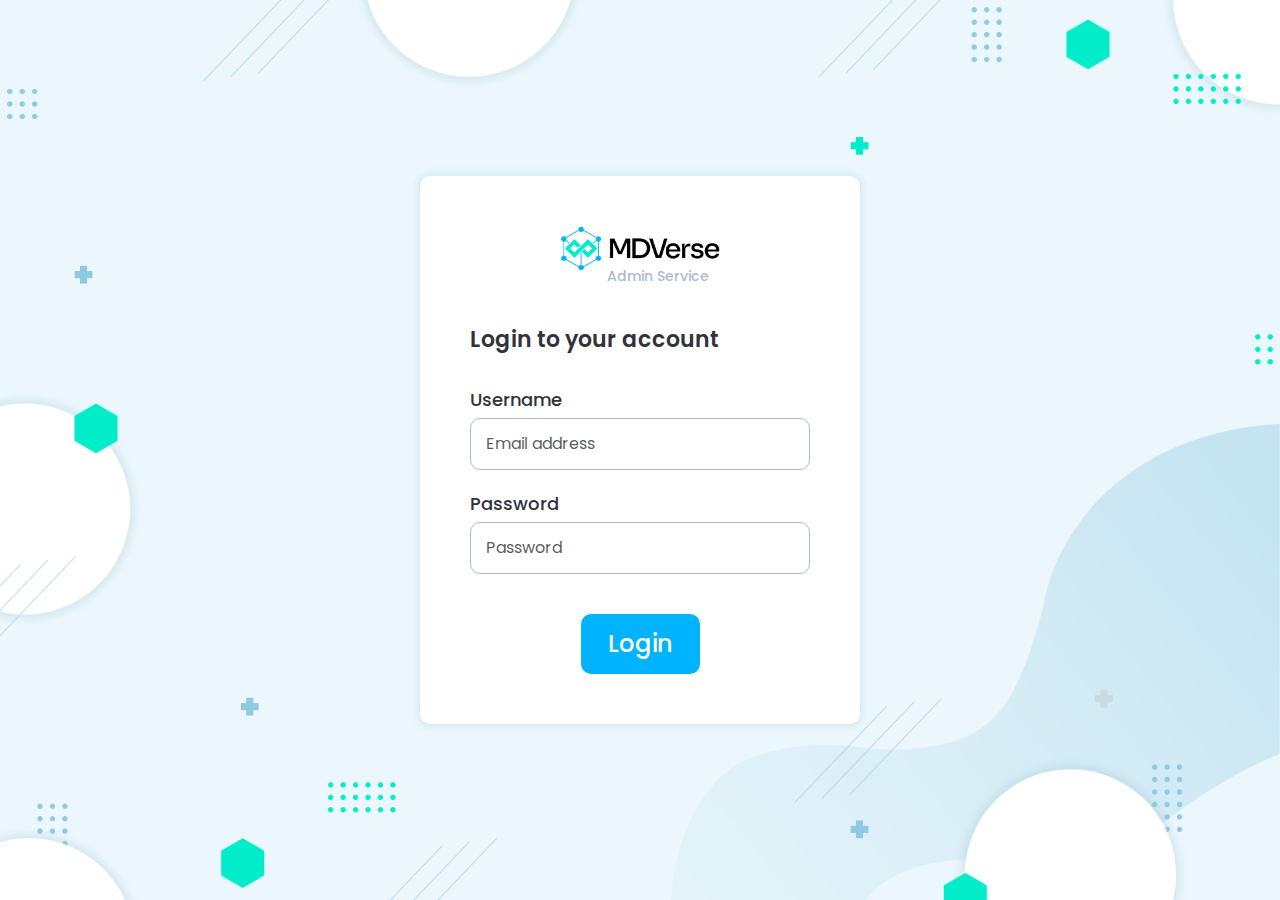
<file: index.html>
<!doctype html><html lang="en"><head><meta charset="utf-8"/><link rel="icon" href="/favicon.ico"/><link href="https://unpkg.com/boxicons@2.1.2/css/boxicons.min.css" rel="stylesheet"><meta name="viewport" content="width=device-width,initial-scale=1"/><meta name="theme-color" content="#000000"/><meta name="description" content="Web site created using create-react-app"/><link rel="apple-touch-icon" href="/logo192.png"/><link rel="manifest" href="/manifest.json"/><link href="https://cdn.jsdelivr.net/npm/bootstrap@5.1.3/dist/css/bootstrap.min.css" rel="stylesheet"><script src="https://cdn.jsdelivr.net/npm/bootstrap@5.1.3/dist/js/bootstrap.bundle.min.js"></script><title>Departmental Admin Service</title><script defer="defer" src="/static/js/main.ca2b6f45.js"></script><link href="/static/css/main.a028df06.css" rel="stylesheet"></head><body><noscript>You need to enable JavaScript to run this app.</noscript><div id="root"></div></body></html>
</file>
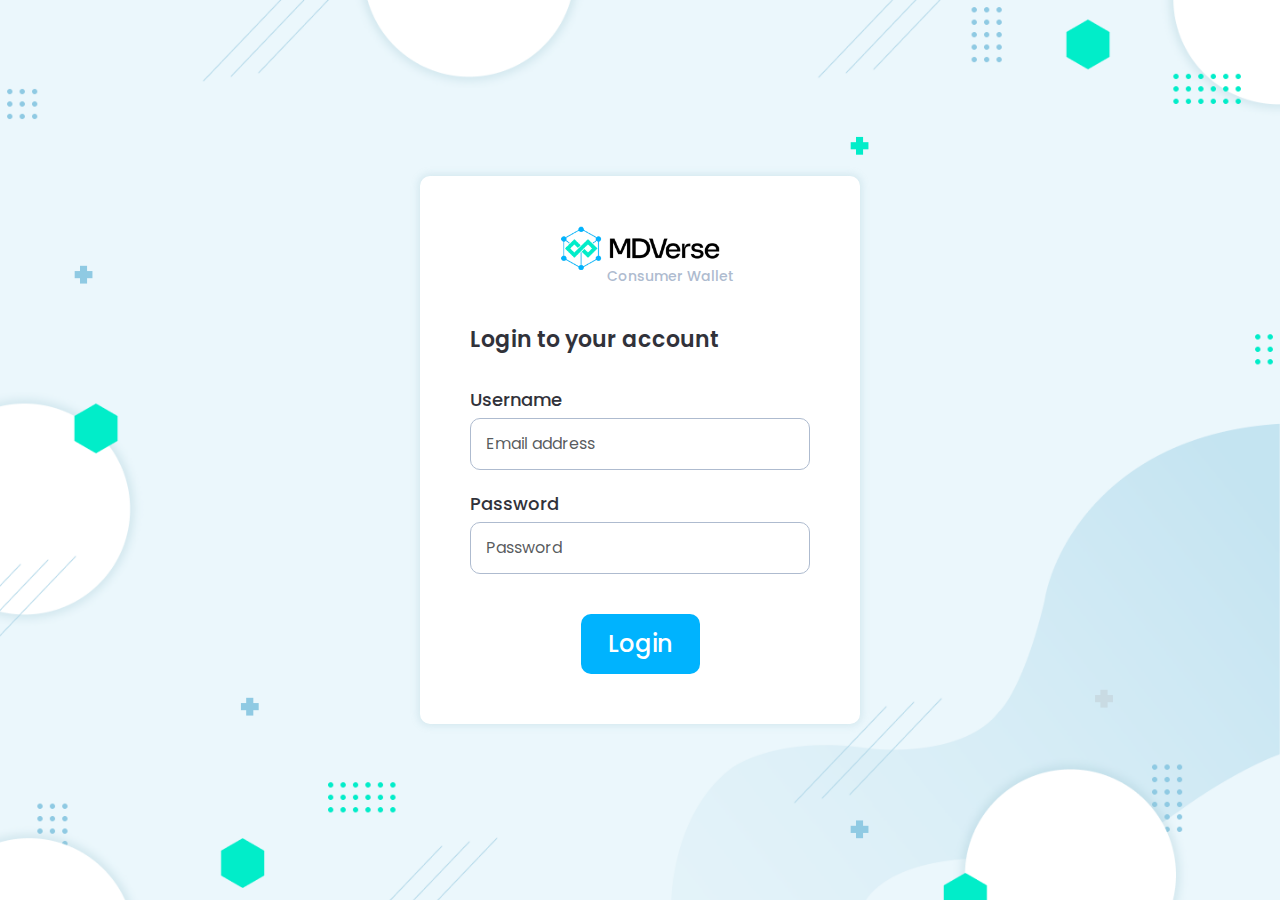
<file: consumer/index.html>
<!doctype html><html lang="en"><head><meta charset="utf-8"/><link rel="icon" href="/consumer/favicon.ico"/><link href="https://unpkg.com/boxicons@2.1.2/css/boxicons.min.css" rel="stylesheet"><meta name="viewport" content="width=device-width,initial-scale=1"/><meta name="theme-color" content="#000000"/><meta name="description" content="Web site created using create-react-app"/><link rel="apple-touch-icon" href="/consumer/logo192.png"/><link rel="manifest" href="/consumer/manifest.json"/><link href="https://cdn.jsdelivr.net/npm/bootstrap@5.1.3/dist/css/bootstrap.min.css" rel="stylesheet"><script src="https://cdn.jsdelivr.net/npm/bootstrap@5.1.3/dist/js/bootstrap.bundle.min.js"></script><title>Consumer Wallet</title><script defer="defer" src="/consumer/static/js/main.fd86ef93.js"></script><link href="/consumer/static/css/main.d3bf0650.css" rel="stylesheet"></head><body><noscript>You need to enable JavaScript to run this app.</noscript><div id="root"></div></body></html>
</file>
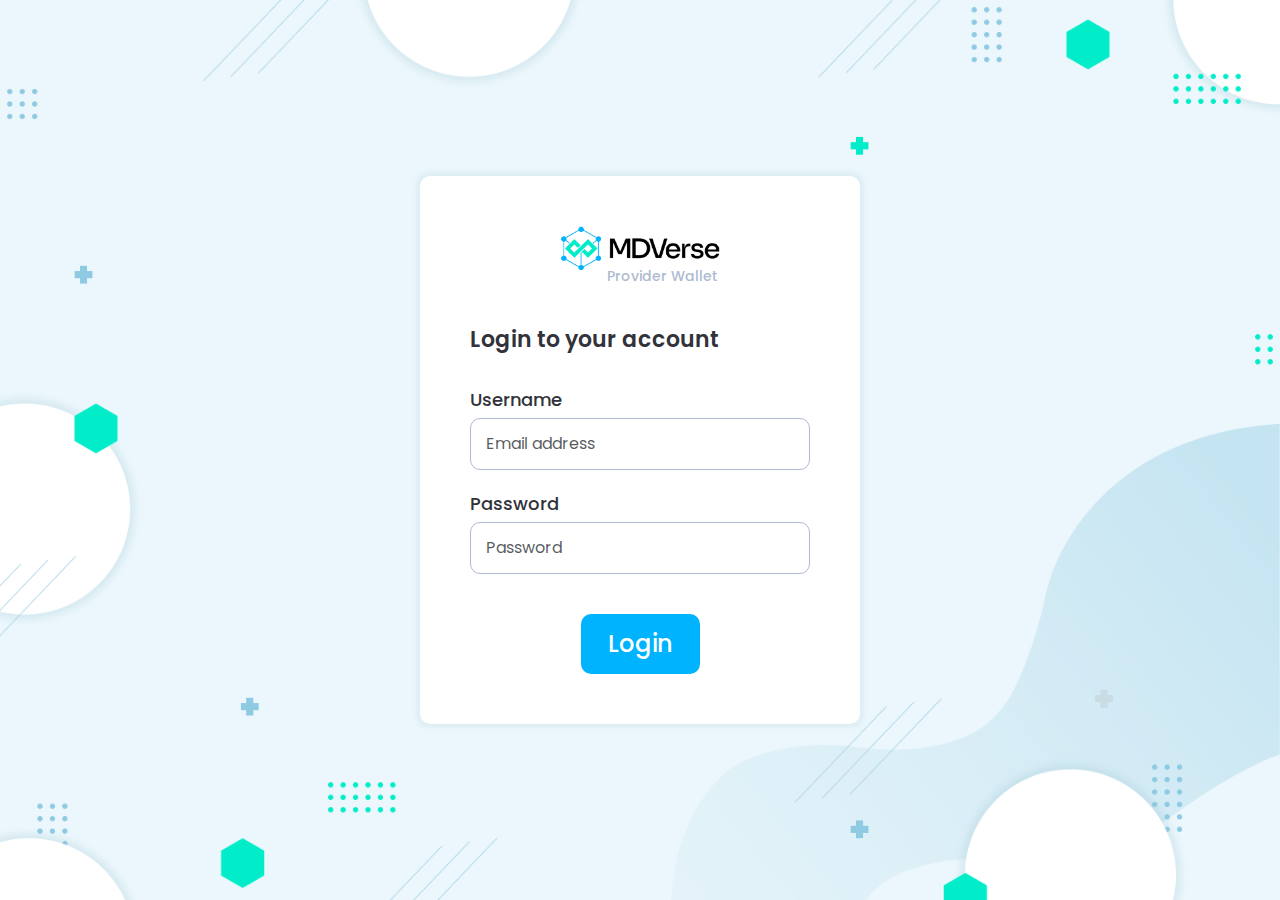
<file: provider/index.html>
<!doctype html><html lang="en"><head><meta charset="utf-8"/><link rel="icon" href="/provider/favicon.ico"/><link href="https://unpkg.com/boxicons@2.1.2/css/boxicons.min.css" rel="stylesheet"><meta name="viewport" content="width=device-width,initial-scale=1"/><meta name="theme-color" content="#000000"/><meta name="description" content="Web site created using create-react-app"/><link rel="apple-touch-icon" href="/provider/logo192.png"/><link rel="manifest" href="/provider/manifest.json"/><link href="https://cdn.jsdelivr.net/npm/bootstrap@5.1.3/dist/css/bootstrap.min.css" rel="stylesheet"><script src="https://cdn.jsdelivr.net/npm/bootstrap@5.1.3/dist/js/bootstrap.bundle.min.js"></script><title>Provider Wallet</title><script defer="defer" src="/provider/static/js/main.9c10bd20.js"></script><link href="/provider/static/css/main.c1c04d5b.css" rel="stylesheet"></head><body><noscript>You need to enable JavaScript to run this app.</noscript><div id="root"></div></body></html>
</file>
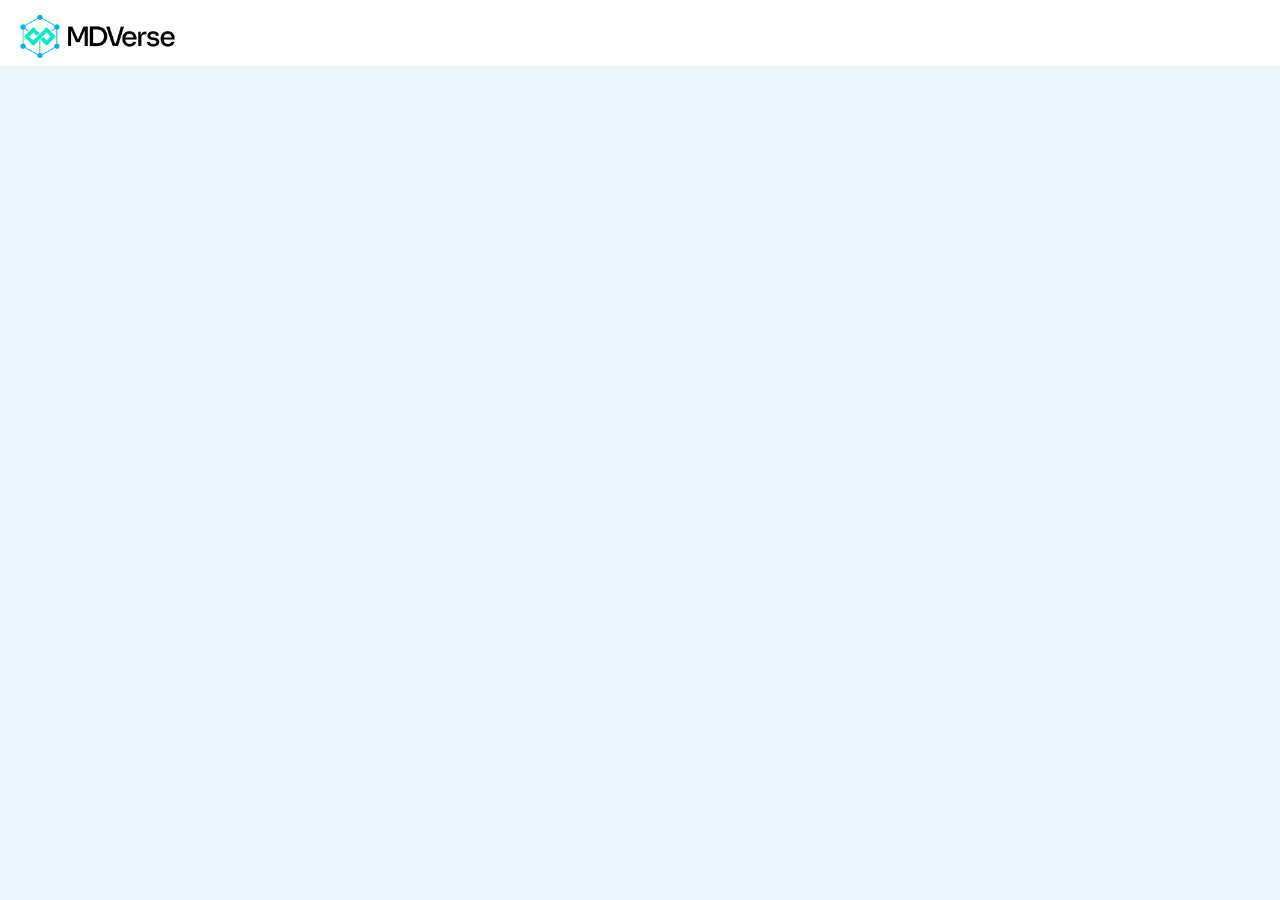
<file: realtimedata/index.html>
<!doctype html><html lang="en"><head><meta charset="utf-8"/><link rel="icon" href="/realtimedata/favicon.ico"/><meta name="viewport" content="width=device-width,initial-scale=1"/><meta name="theme-color" content="#000000"/><meta name="description" content="Web site created using create-react-app"/><link rel="apple-touch-icon" href="/realtimedata/logo192.png"/><link href="https://unpkg.com/boxicons@2.1.2/css/boxicons.min.css" rel="stylesheet"><link rel="manifest" href="/realtimedata/manifest.json"/><title>Canvas App</title><script defer="defer" src="/realtimedata/static/js/main.a9555375.js"></script><link href="/realtimedata/static/css/main.8c9b28fa.css" rel="stylesheet"></head><body><noscript>You need to enable JavaScript to run this app.</noscript><div id="root"></div></body></html>
</file>
<file: static/css/main.a028df06.css>
@import url(https://fonts.googleapis.com/css2?family=Poppins:ital,wght@0,100;0,200;0,300;0,400;0,500;0,600;0,700;0,800;0,900;1,100;1,200;1,300;1,400;1,500;1,600;1,700;1,800;1,900&display=swap);body{-webkit-font-smoothing:antialiased;-moz-osx-font-smoothing:grayscale;font-family:-apple-system,BlinkMacSystemFont,Segoe UI,Roboto,Oxygen,Ubuntu,Cantarell,Fira Sans,Droid Sans,Helvetica Neue,sans-serif}code{font-family:source-code-pro,Menlo,Monaco,Consolas,Courier New,monospace}body{color:#31323a}.mb-3{margin-bottom:30px!important}.login-page{align-items:center;background-image:url(/static/media/login-bg.38af1995b3e4d086705c.png);background-repeat:no-repeat;background-size:cover;display:flex;height:100vh;justify-content:center;width:100%}.login-body{padding:20px;position:relative;width:480px}.login-body-inner{background:#fff;border-radius:10px;box-shadow:0 0 7px 2px rgba(148,191,205,.25);padding:50px}.login-logo img{width:165px}.login-logo{margin-bottom:20px;text-align:center}.login-title{color:#31323a;font-size:22px;font-weight:600;line-height:33px;margin-bottom:15px}.login-form-control label{color:#31323a;display:block;font-size:18px;font-weight:500;line-height:27px;margin-bottom:5px}.login-form-control input{border:1px solid #aebbcf;border-radius:10px;display:block;font-size:20px;font-weight:400;padding:20px 22px;width:100%}.login-form-control{margin-bottom:20px}.login-form-btn{margin-top:40px;text-align:center}.login-form-btn button{background:#00b3fe;border:0;border-radius:10px;color:#fff;font-size:24px;font-weight:500;line-height:36px;padding:12px 27px;transition:all .3s;-webkit-transition:all .3s;-moz-transition:all .3s}.login-form-btn button:focus,.login-form-btn button:hover{background:#029edf;cursor:pointer;transition:all .3s;-webkit-transition:all .3s;-moz-transition:all .3s}.login-hints-wrapper{border-left:1px solid #31323a;padding-left:10px;position:absolute;right:-280px;top:50%;-webkit-transform:translateY(-50%);transform:translateY(-50%);width:280px}span.login-hints-text{font-size:16px;font-weight:600;line-height:28px}.login-hints.red *{color:#db2c66}.login-hints.green *{color:#00b887}.login-hints{align-items:center;display:flex}span.login-hints-icons{font-size:22px;font-weight:200;padding-right:25px;width:20px}.login-hints-wrapper:before{content:"\ea2c";display:inline-block;font-family:boxicons!important;font-size:26px;left:-16px;position:absolute;top:50%;-webkit-transform:translateY(-50%);transform:translateY(-50%)}.common-right-sidebar{min-width:350px}.form-field input,.form-field textarea{width:calc(100% - 32px)}.nav img{top:4px}.common-right-sidebar{min-height:calc(100vh - 60px)}.mr-20{margin-right:20px!important}.App-logo{height:40vmin;pointer-events:none}@media (prefers-reduced-motion:no-preference){.App-logo{-webkit-animation:App-logo-spin 20s linear infinite;animation:App-logo-spin 20s linear infinite}}.App-header{align-items:center;background-color:#282c34;color:#fff;display:flex;flex-direction:column;font-size:calc(10px + 2vmin);justify-content:center;min-height:100vh}.App-link{color:#61dafb}@-webkit-keyframes App-logo-spin{0%{-webkit-transform:rotate(0deg);transform:rotate(0deg)}to{-webkit-transform:rotate(1turn);transform:rotate(1turn)}}@keyframes App-logo-spin{0%{-webkit-transform:rotate(0deg);transform:rotate(0deg)}to{-webkit-transform:rotate(1turn);transform:rotate(1turn)}}.test{display:block;text-align:left}.ag-theme-alpine .ag-header{--ag-header-foreground-color:#fff;--ag-header-background-color:#000;font-size:15px;font-weight:400}body{background-color:#ebf7fc;font-family:Poppins,sans-serif;margin:0}main{padding:0!important}.row{display:flex;flex-wrap:wrap;gap:20px}.col-6{width:calc(50% - 10px)}.card{background-color:#fff;border-radius:15px;box-shadow:0 0 43px -16px rgba(0,0,0,.2);margin-bottom:25px;padding:30px;position:relative}.card-title{font-size:1.4rem;font-weight:600;margin:0 0 15px}.card-icons{font-size:18px;position:absolute;right:14px;top:10px}.card-icons i{color:#666;font-weight:800}.panel-container.with-sidebar{margin:0;width:calc(100% - 400px)}.sidebar-btn-wrapper{margin-top:50px}.btn-default{background:#00b3fe;border:0;border-radius:10px;color:#fff;font-size:19px;font-weight:400;line-height:36px;padding:6px 23px}.btn-default,.btn-default:focus,.btn-default:hover{transition:all .3s;-webkit-transition:all .3s;-moz-transition:all .3s}.btn-default:focus,.btn-default:hover{background:#029edf;cursor:pointer}.btn-md{font-size:17px;padding:3px 15px}ul.custom-list{margin:0;padding-left:28px}ul.custom-list li{list-style-type:none;position:relative}ul.custom-list li:not(:last-child){margin-bottom:10px}ul.custom-list li:before{border:2px solid #00b3fe;border-radius:50%;content:"";display:inline-block;height:7px;left:-25px;position:absolute;top:7px;width:7px}.color-lightblue{color:#1e92c2}.mt-0{margin-top:0!important}.mb-0{margin-bottom:0!important}.mt-20{margin-top:20px!important}.mb-20{margin-bottom:20px!important}.mb-30{margin-bottom:30px!important}.mb-40{margin-bottom:40px!important}.panel-body{padding-bottom:30px;padding-top:20px}.panel-container{margin:0 auto;max-width:1500px;padding:0 60px}.nav-wrapper{background-color:#fff;box-shadow:0 0 28px -20px rgba(0,0,0,.27);padding:10px 20px}.nav img{left:-5px;max-width:180px;position:relative;top:0}.panel-box.profile-page{display:flex;flex-wrap:wrap}.panel-content{padding-left:50px;width:calc(100% - 400px)}.panel-sidebar{width:350px}.profile-pic{background-position:50%;background-repeat:no-repeat;background-size:cover;border-radius:70px;display:inline-block;height:70px;width:70px}span.profile-name{color:#2c2c2c;font-size:1.5rem;font-weight:600;padding-left:15px}.profile-sec{align-items:center;display:flex;margin-bottom:1rem}.profile-info-title{color:#00b3fe;font-size:12px;font-weight:500}.profile-info-desc{color:#121212;font-size:15px;font-weight:500;word-break:break-word}.profile-info{margin-bottom:1rem}.info-heading{font-size:25px}.info-heading,.info-heading-small{color:#31323a;font-weight:600;margin-bottom:5px;margin-top:30px}.info-heading-small{font-size:20px}.pills-wrapper{display:flex;flex-wrap:wrap;gap:10px}.pills{border-radius:30px;color:#3e3e3e;cursor:default;font-size:15px;font-weight:500;padding:0 12px 2px}.pills.solid{background-color:#e8e8f0}.pills.solid.active,.pills.solid:hover{background-color:#1c92c0;color:#fff;cursor:pointer}.pills.bordered{background-color:#fff;border:1px solid #64d1ff}.pills.bordered.active{background-color:#94dfff;border-color:#94dfff;color:#1e1e1e}.filter-wrapper{align-items:center;display:flex;margin:15px 0}.filter-title{color:#121212;font-size:17px;font-weight:500;padding-right:20px}.filter-input input{border:2px solid #64d1ff;border-radius:50px;color:#121212;font-size:16px;padding:8px 17px 6px 35px}.sidebar-250 .panel-sidebar{width:250px}.sidebar-250 .panel-content{width:calc(100% - 250px)}.page-heading-wrapper{display:flex;margin-bottom:30px;position:relative}.page-heading-title{color:#2c2c2c;font-size:2rem;font-weight:600;margin:0}.page-heading-subtitle{color:#798c93;font-size:1rem;margin:0}.page-heading-back-btn{color:#46d7cb;cursor:pointer;font-size:40px;font-weight:500;left:-35px;position:absolute;top:-6px}.profile-info .pills-wrapper{margin-top:5px}.right-sidebar-wrapper{background-color:#fff;margin-top:-60px;max-width:350px;padding:50px 30px 30px}.left-sidebar-wrapper{margin-top:-70px;padding:30px}.notes-chat-pic-inner{background-color:#d6f3ff;border-radius:50%;color:#00b3fe;display:inline-flex;font-size:13px;font-weight:600;height:40px;position:relative;width:40px}.notes-chat-pic-inner span{left:50%;position:absolute;top:50%;-webkit-transform:translate(-50%,-50%);transform:translate(-50%,-50%)}.notes-chat-wrapper{margin-top:20px}.notes-chat-pic{padding-right:15px;width:60px}.notes-chat-text{background-color:#f2f6f8;border-radius:5px;color:#31323a;font-size:.95rem;padding:12px 20px;width:calc(100% - 60px)}.notes-chat{display:flex;margin-bottom:40px}.notes-chat-write textarea{border:1px solid #a1a1a1;border-radius:5px;min-height:90px;padding:10px;resize:vertical;width:100%}.notes-chat-write-info{font-size:12px;opacity:.8;text-align:right}.ag-theme-alpine .ag-header{--ag-header-background-color:#31323a}.profile-info-desc span i{font-size:18px!important}.color-blue,.text-info{color:#00b3fe!important}.filter-title-icon i{color:#00b3fe;font-size:20px;font-weight:500}i.bx{position:relative;top:3px}span.filter-title-icon{margin-right:6px}.filter-input{position:relative}.filter-input i{color:#00b3fe;font-size:21px;left:12px;position:absolute;top:11px}#simple-tabpanel-0>div,#simple-tabpanel-1>div,#simple-tabpanel-2>div{padding:0}.MuiTabs-flexContainer>button{color:#00b3fe!important;margin:0 20px;min-height:auto;overflow:visible!important;padding:0;text-transform:capitalize}.MuiTabs-flexContainer>button:first-child{margin-left:0}.MuiTabs-flexContainer>button:last-child{padding-right:0}.MuiTab-textColorPrimary.Mui-selected{color:#1e92c2!important;font-weight:600}.MuiTabs-root{min-height:40px!important}span.MuiTabs-indicator{display:none}[data-rmiz-wrap=hidden],[data-rmiz-wrap=visible]{display:block!important}.MuiTabs-flexContainer>button.Mui-selected:before{background-color:#1e92c2;bottom:-6px;content:"";display:inline-block;height:2px;position:absolute;width:20px}.MuiTabs-flexContainer{justify-content:left}.color-grey{color:#8f8f8f}.font-weight-normal{font-weight:400}.examination-images-wrapper{display:flex;flex-wrap:wrap;gap:9px}.examination-images-wrapper .examination-images-inner{width:calc(33% - 5px)}span.examination-images img{width:100%}.examination-images-control-wrapper{display:flex;justify-content:space-between;margin-top:10px;width:100%}.examination-images-control--left{align-items:baseline;display:flex}.examination-images-control-wrapper i{font-size:25px;top:7px}.notes-button{bottom:30px;left:30px;position:fixed}.notes-button button{background-color:#31323a!important;border:0!important;border-radius:50%!important;font-size:30px!important;font-weight:200!important;height:60px;width:60px}.notes-button button:hover{background-color:#1e92c2!important;box-shadow:none!important}.notes-button button:focus{box-shadow:none!important}.notes-button button i{top:2px}.nav-logo{width:200px}.nav-profile{align-items:center;display:flex;justify-content:end;width:calc(100% - 200px)}.nav-account-name{color:#9698a8;font-size:11px;font-weight:400;line-height:16px;padding-right:10px}.nav-profile-pic{background-color:#5887e3;border-radius:50%;height:40px;position:relative;width:40px}.nav-profile-pic>div{background-color:initial!important;position:absolute;text-align:center;text-transform:capitalize;top:50%;-webkit-transform:translateY(-48%);transform:translateY(-48%)}.common-right-sidebar{box-shadow:10px 4px 20px 10px rgba(143,155,179,.25);float:right;min-height:100vh;min-width:400px}.form-field label{display:block;font-size:18px;font-weight:500;line-height:27px;margin-bottom:7px}.form-field input,.form-field textarea{padding:15px}.form-field input,.form-field select,.form-field textarea{border:1px solid #aebbcf;border-radius:10px;display:block;font-size:16px;font-weight:400;line-height:20px;resize:vertical;width:100%}.form-field select{padding:12px 15px}.form-field.type-2 input,.form-field.type-2 textarea{font-size:16px;font-weight:500;padding:10px 15px}.form-field.type-2 select{font-size:16px;font-weight:500;padding:7.5px 15px}.form-field.type-2 label{font-size:12px;margin-bottom:1px}.form-field{margin-bottom:15px}.right-sidebar-profile-pic-inner{background-color:#5887e3;border-radius:50%;display:block;height:140px;margin:0 auto;position:relative;width:140px}.right-sidebar-profile-char>div{align-items:center;background-color:#5887e3;color:#dee9ff;display:flex;font-size:65px;font-weight:500;height:100%;justify-content:center;text-transform:uppercase;width:100%}.right-sidebar-profile-pic-edit{background:#fff;border:0;border-radius:50px;bottom:10px;box-shadow:0 0 5px 1px rgba(158,184,186,.5);color:#00b3fe;cursor:pointer;font-size:18px;font-weight:600;height:25px;position:absolute;right:10px;width:25px}.right-sidebar-profile-name{color:#31323a;font-size:25px;font-weight:600;line-height:45px;margin-top:10px;text-align:center}.right-sidebar-profile{margin:20px 0}.sidebar-subtitle{color:#31323a;font-size:20px;font-weight:600}.right-sidebar-profile-info label{display:block;font-size:18px;font-weight:500;line-height:27px;margin-bottom:3px}.right-sidebar-profile-info p{font-size:15px;font-weight:400;line-height:24px;margin:0;word-break:break-all}.right-sidebar-profile-info{margin-bottom:20px;position:relative}.right-sidebar-profile-info-action{display:flex;gap:10px;position:absolute;right:0}.right-sidebar-profile-info-action button{background:transparent;border:0;color:#00b3fe;cursor:pointer;font-size:14px;font-weight:500;line-height:21px;text-align:right}.right-sidebar-profile-info-wrapper{margin-top:20px}.calender-top-title h3,.calender-top-title-head h3{font-size:30px;font-weight:600;line-height:45px}.calender-top-title-head{align-items:center;display:flex;flex-wrap:wrap;margin-bottom:20px}.calender-top-title-head-left{text-align:left;width:50%}.calender-top-title-head-right{text-align:right;width:50%}.MuiDrawer-paperAnchorRight>div{min-height:60px}.calender-top-title-head-right .filter-wrapper{display:inline-block;margin:0 20px 0 0}.calender-top-title-head-right .filter-title{display:none}.calender-top-title{margin-top:20px}.table-wrapper{margin-bottom:40px}.profile-info.edit{align-items:baseline;display:flex}.profile-info.edit .sidebar-edit-icon i{color:#00b3fe;cursor:pointer;font-size:21px;font-weight:500}.sidebar-edit-icon{position:relative;right:-12px;width:20px}.profile-info.edit .info-heading{font-size:23px;padding-right:20px}.profile-info.sidebar-info .profile-info-desc{font-size:16px}.profile-info.sidebar-info .profile-info-title{color:#8f9bb3;font-size:11px;font-weight:400;line-height:18px}.common-right-sidebar .row{padding:0 10px}.common-right-sidebar .col-6{padding:0}.text-right{text-align:right}.right-sidebar-profile-pic-edit i{left:-2px;top:0}.sidebar-password-reset input{border:1px solid #aebbcf;border-radius:10px;display:block;font-size:16px;font-weight:400;line-height:20px;padding:15px;resize:vertical;width:100%}.sidebar-password-reset label{display:block;font-size:18px;font-weight:500;line-height:27px;margin-bottom:7px}.sidebar-password-reset .btn-default{font-size:17px;padding:3px 15px}.sidebar-password-reset .login-form-btn{text-align:left}.form-field.type-2.radio .MuiFormControlLabel-label{font-size:16px;font-weight:500}.form-field.type-2.radio .PrivateSwitchBase-root{padding-top:5px}.form-field.type-2.radio .PrivateSwitchBase-root.Mui-checked{color:#00b3fe}.login-hints-wrapper.width-280{right:-280px;width:280px}.toggle-tab{margin-bottom:20px}.toggle-tab .MuiToggleButtonGroup-root{background:#dae6ea;border-radius:7px;padding:6px}.toggle-tab .MuiToggleButtonGroup-root button{border:0;color:#31323a;font-family:Poppins,sans-serif;font-size:14px;font-weight:500;line-height:21px;padding:10px 20px}.toggle-tab .MuiToggleButtonGroup-root button label{text-transform:capitalize}.toggle-tab .MuiToggleButtonGroup-root button label:not(.toggle-tab .MuiToggleButtonGroup-root button.Mui-selected label){color:#31323a;font-size:14px;font-weight:500;line-height:21px}.toggle-tab .MuiToggleButtonGroup-root button.Mui-selected{background:linear-gradient(180deg,#4f505c,#000);border-radius:5px;color:#fff}.container{padding:0 20px}.width-100{width:100%!important}@media (max-width:1100px){.login-page{height:auto}.login-hints-wrapper{background:#fff;border-left:0;border-radius:10px;box-shadow:0 0 7px 2px rgba(148,191,205,.25);margin-top:30px;padding:25px 25px 22px;position:inherit;right:inherit;top:inherit;-webkit-transform:inherit;transform:inherit;width:100%}.login-hints-wrapper:before{content:"\ea2c";display:inline-block;font-family:boxicons!important;font-size:26px;left:46%;position:absolute;top:-23px;-webkit-transform:rotate(90deg);transform:rotate(90deg)}}@media (max-width:991px){.row{gap:0}.col-6{width:100%}.calender-top-title-head-left,.calender-top-title-head-right{text-align:left;width:100%}}@media (max-width:500px){.calender-top-title-head-right{display:flex;flex-direction:column-reverse;gap:20px}.calender-top-title-head-right .filter-input input{width:100%}.calender-top-title-head-right .filter-wrapper{margin:0}.common-right-sidebar{min-width:300px}.nav-logo{width:160px}.nav img{max-width:150px;top:1px}.nav-profile{width:calc(100% - 160px)}}.css-yu3evy{margin-left:0!important}.loading-indicator{left:50%;top:50%;-webkit-transform:translate(-50%,-50%);transform:translate(-50%,-50%);z-index:9999}.loading-indicator,.loading-indicator:before{height:100%!important;position:fixed;width:100%!important}.loading-indicator:before{background:#000000cc;content:"";left:0;top:0;z-index:99999!important}.circle-border{-webkit-animation:rotation 1s linear infinite;animation:rotation 1s linear infinite;border:3px solid #3ff9dc;border-bottom-color:#169ab1;border-radius:50%;height:48px;left:50%;overflow:hidden;position:fixed;top:40%;-webkit-transform:translate(-50%,-50%);transform:translate(-50%,-50%);width:48px;z-index:99999!important}.circle-core{background:#000;border-radius:50%;height:100%;width:100%}@-webkit-keyframes rotation{0%{-webkit-transform:rotate(0deg);transform:rotate(0deg)}to{-webkit-transform:rotate(1turn);transform:rotate(1turn)}}@keyframes rotation{0%{-webkit-transform:rotate(0deg);transform:rotate(0deg)}to{-webkit-transform:rotate(1turn);transform:rotate(1turn)}}.login-logo .login-title{color:#aebbcf;font-size:14px;font-weight:500;left:18px;line-height:21px;position:relative;top:-6px}.btn-sm{font-size:14px;line-height:2;padding:1px 14px}.login-form-control input{font-size:16px;line-height:20px;padding:15px}.login-title{margin-bottom:30px}.ag-paging-panel{background-color:#dae6ea;border:0!important}.ag-root-wrapper.ag-layout-normal{border:0}.ag-header-cell-text{font-weight:500}.form-field.type-1 input::-moz-placeholder,.form-field.type-1 input::-ms-input-placeholder,.form-field.type-1 input::-webkit-input-placeholder,.form-field.type-1 textarea::-moz-placeholder,.form-field.type-1 textarea::-ms-input-placeholder,.form-field.type-1 textarea::-webkit-input-placeholder,.form-field.type-2 input::-moz-placeholder,.form-field.type-2 input::-ms-input-placeholder,.form-field.type-2 input::-webkit-input-placeholder,.form-field.type-2 textarea::-moz-placeholder,.form-field.type-2 textarea::-ms-input-placeholder,.form-field.type-2 textarea::-webkit-input-placeholder,.login-form-control input::-moz-placeholder,.login-form-control input::-ms-input-placeholder,.login-form-control input::-webkit-input-placeholder{color:#aebbcf!important;font-weight:400!important}.ag-icon{font-feature-settings:normal;-webkit-font-smoothing:antialiased;-moz-osx-font-smoothing:grayscale;font-family:var(--ag-icon-font-family);font-size:var(--ag-icon-size);font-style:normal;font-variant:normal;font-weight:400;line-height:var(--ag-icon-size);text-transform:none}.ag-icon-aggregation:before{content:"\f101";content:var(--ag-icon-font-code-aggregation,"\f101")}.ag-icon-arrows:before{content:"\f102";content:var(--ag-icon-font-code-arrows,"\f102")}.ag-icon-asc:before{content:"\f103";content:var(--ag-icon-font-code-asc,"\f103")}.ag-icon-cancel:before{content:"\f104";content:var(--ag-icon-font-code-cancel,"\f104")}.ag-icon-chart:before{content:"\f105";content:var(--ag-icon-font-code-chart,"\f105")}.ag-icon-checkbox-checked:before{content:"\f106";content:var(--ag-icon-font-code-checkbox-checked,"\f106")}.ag-icon-checkbox-indeterminate:before{content:"\f107";content:var(--ag-icon-font-code-checkbox-indeterminate,"\f107")}.ag-icon-checkbox-unchecked:before{content:"\f108";content:var(--ag-icon-font-code-checkbox-unchecked,"\f108")}.ag-icon-color-picker:before{content:"\f109";content:var(--ag-icon-font-code-color-picker,"\f109")}.ag-icon-columns:before{content:"\f10a";content:var(--ag-icon-font-code-columns,"\f10a")}.ag-icon-contracted:before{content:"\f10b";content:var(--ag-icon-font-code-contracted,"\f10b")}.ag-icon-copy:before{content:"\f10c";content:var(--ag-icon-font-code-copy,"\f10c")}.ag-icon-cross:before{content:"\f10d";content:var(--ag-icon-font-code-cross,"\f10d")}.ag-icon-csv:before{content:"\f10e";content:var(--ag-icon-font-code-csv,"\f10e")}.ag-icon-desc:before{content:"\f10f";content:var(--ag-icon-font-code-desc,"\f10f")}.ag-icon-excel:before{content:"\f110";content:var(--ag-icon-font-code-excel,"\f110")}.ag-icon-expanded:before{content:"\f111";content:var(--ag-icon-font-code-expanded,"\f111")}.ag-icon-eye-slash:before{content:"\f112";content:var(--ag-icon-font-code-eye-slash,"\f112")}.ag-icon-eye:before{content:"\f113";content:var(--ag-icon-font-code-eye,"\f113")}.ag-icon-filter:before{content:"\f114";content:var(--ag-icon-font-code-filter,"\f114")}.ag-icon-first:before{content:"\f115";content:var(--ag-icon-font-code-first,"\f115")}.ag-icon-grip:before{content:"\f116";content:var(--ag-icon-font-code-grip,"\f116")}.ag-icon-group:before{content:"\f117";content:var(--ag-icon-font-code-group,"\f117")}.ag-icon-last:before{content:"\f118";content:var(--ag-icon-font-code-last,"\f118")}.ag-icon-left:before{content:"\f119";content:var(--ag-icon-font-code-left,"\f119")}.ag-icon-linked:before{content:"\f11a";content:var(--ag-icon-font-code-linked,"\f11a")}.ag-icon-loading:before{content:"\f11b";content:var(--ag-icon-font-code-loading,"\f11b")}.ag-icon-maximize:before{content:"\f11c";content:var(--ag-icon-font-code-maximize,"\f11c")}.ag-icon-menu:before{content:"\f11d";content:var(--ag-icon-font-code-menu,"\f11d")}.ag-icon-minimize:before{content:"\f11e";content:var(--ag-icon-font-code-minimize,"\f11e")}.ag-icon-next:before{content:"\f11f";content:var(--ag-icon-font-code-next,"\f11f")}.ag-icon-none:before{content:"\f120";content:var(--ag-icon-font-code-none,"\f120")}.ag-icon-not-allowed:before{content:"\f121";content:var(--ag-icon-font-code-not-allowed,"\f121")}.ag-icon-paste:before{content:"\f122";content:var(--ag-icon-font-code-paste,"\f122")}.ag-icon-pin:before{content:"\f123";content:var(--ag-icon-font-code-pin,"\f123")}.ag-icon-pivot:before{content:"\f124";content:var(--ag-icon-font-code-pivot,"\f124")}.ag-icon-previous:before{content:"\f125";content:var(--ag-icon-font-code-previous,"\f125")}.ag-icon-radio-button-off:before{content:"\f126";content:var(--ag-icon-font-code-radio-button-off,"\f126")}.ag-icon-radio-button-on:before{content:"\f127";content:var(--ag-icon-font-code-radio-button-on,"\f127")}.ag-icon-right:before{content:"\f128";content:var(--ag-icon-font-code-right,"\f128")}.ag-icon-save:before{content:"\f129";content:var(--ag-icon-font-code-save,"\f129")}.ag-icon-small-down:before{content:"\f12a";content:var(--ag-icon-font-code-small-down,"\f12a")}.ag-icon-small-left:before{content:"\f12b";content:var(--ag-icon-font-code-small-left,"\f12b")}.ag-icon-small-right:before{content:"\f12c";content:var(--ag-icon-font-code-small-right,"\f12c")}.ag-icon-small-up:before{content:"\f12d";content:var(--ag-icon-font-code-small-up,"\f12d")}.ag-icon-tick:before{content:"\f12e";content:var(--ag-icon-font-code-tick,"\f12e")}.ag-icon-tree-closed:before{content:"\f12f";content:var(--ag-icon-font-code-tree-closed,"\f12f")}.ag-icon-tree-indeterminate:before{content:"\f130";content:var(--ag-icon-font-code-tree-indeterminate,"\f130")}.ag-icon-tree-open:before{content:"\f131";content:var(--ag-icon-font-code-tree-open,"\f131")}.ag-icon-unlinked:before{content:"\f132";content:var(--ag-icon-font-code-unlinked,"\f132")}.ag-icon-row-drag:before{content:var(--ag-icon-font-code-grip)}.ag-left-arrow:before{content:var(--ag-icon-font-code-left)}.ag-right-arrow:before{content:var(--ag-icon-font-code-right)}[class*=ag-theme-]{--ag-foreground-color:#000;--ag-data-color:var(--ag-foreground-color);--ag-secondary-foreground-color:var(--ag-foreground-color);--ag-header-foreground-color:var(--ag-secondary-foreground-color);--ag-disabled-foreground-color:rgba(0,0,0,.5);--ag-background-color:#fff;--ag-header-background-color:transparent;--ag-subheader-background-color:transparent;--ag-subheader-toolbar-background-color:transparent;--ag-control-panel-background-color:transparent;--ag-side-button-selected-background-color:var(--ag-control-panel-background-color);--ag-selected-row-background-color:#bbb;--ag-odd-row-background-color:var(--ag-background-color);--ag-modal-overlay-background-color:hsla(0,0%,100%,.66);--ag-row-hover-color:transparent;--ag-column-hover-color:transparent;--ag-range-selection-border-color:var(--ag-foreground-color);--ag-range-selection-border-style:solid;--ag-range-selection-background-color:rgba(0,0,0,.2);--ag-range-selection-background-color-2:var(--ag-range-selection-background-color);--ag-range-selection-background-color-3:var(--ag-range-selection-background-color);--ag-range-selection-background-color-4:var(--ag-range-selection-background-color);--ag-range-selection-highlight-color:var(--ag-range-selection-border-color);--ag-selected-tab-underline-color:var(--ag-range-selection-border-color);--ag-selected-tab-underline-width:0;--ag-selected-tab-underline-transition-speed:0s;--ag-range-selection-chart-category-background-color:rgba(0,255,132,.1);--ag-range-selection-chart-background-color:rgba(0,88,255,.1);--ag-header-cell-hover-background-color:transparent;--ag-header-cell-moving-background-color:var(--ag-background-color);--ag-value-change-value-highlight-background-color:rgba(22,160,133,.5);--ag-value-change-delta-up-color:#43a047;--ag-value-change-delta-down-color:#e53935;--ag-chip-background-color:transparent;--ag-borders:solid 1px;--ag-border-color:rgba(0,0,0,.25);--ag-borders-critical:var(--ag-borders);--ag-borders-secondary:var(--ag-borders);--ag-secondary-border-color:var(--ag-border-color);--ag-borders-row:var(--ag-borders-secondary);--ag-cell-horizontal-border:solid transparent;--ag-borders-input:var(--ag-borders-secondary);--ag-input-border-color:var(--ag-secondary-border-color);--ag-borders-input-invalid:solid 2px;--ag-input-border-color-invalid:var(--ag-invalid-color);--ag-borders-side-button:var(--ag-borders);--ag-border-radius:0px;--ag-row-border-color:var(--ag-secondary-border-color);--ag-header-column-separator-display:none;--ag-header-column-separator-height:100%;--ag-header-column-separator-width:1px;--ag-header-column-separator-color:var(--ag-secondary-border-color);--ag-header-column-resize-handle-display:none;--ag-header-column-resize-handle-height:50%;--ag-header-column-resize-handle-width:1px;--ag-header-column-resize-handle-color:var(--ag-secondary-border-color);--ag-invalid-color:red;--ag-input-disabled-border-color:var(--ag-input-border-color);--ag-input-disabled-background-color:transparent;--ag-checkbox-background-color:transparent;--ag-checkbox-border-radius:var(--ag-border-radius);--ag-checkbox-checked-color:var(--ag-foreground-color);--ag-checkbox-unchecked-color:var(--ag-foreground-color);--ag-checkbox-indeterminate-color:var(--ag-checkbox-unchecked-color);--ag-toggle-button-off-border-color:var(--ag-checkbox-unchecked-color);--ag-toggle-button-off-background-color:var(--ag-checkbox-unchecked-color);--ag-toggle-button-on-border-color:var(--ag-checkbox-checked-color);--ag-toggle-button-on-background-color:var(--ag-checkbox-checked-color);--ag-toggle-button-switch-background-color:var(--ag-background-color);--ag-toggle-button-switch-border-color:var(--ag-toggle-button-off-border-color);--ag-toggle-button-border-width:1px;--ag-toggle-button-height:var(--ag-icon-size);--ag-toggle-button-width:calc(var(--ag-toggle-button-height)*2);--ag-input-focus-box-shadow:none;--ag-input-focus-border-color:none;--ag-minichart-selected-chart-color:var(--ag-checkbox-checked-color);--ag-minichart-selected-page-color:var(--ag-checkbox-checked-color);--ag-grid-size:4px;--ag-icon-size:12px;--ag-widget-container-horizontal-padding:calc(var(--ag-grid-size)*1.5);--ag-widget-container-vertical-padding:calc(var(--ag-grid-size)*1.5);--ag-widget-horizontal-spacing:calc(var(--ag-grid-size)*2);--ag-widget-vertical-spacing:var(--ag-grid-size);--ag-cell-horizontal-padding:calc(var(--ag-grid-size)*3);--ag-cell-widget-spacing:var(--ag-cell-horizontal-padding);--ag-row-height:calc(var(--ag-grid-size)*6 + 1px);--ag-header-height:var(--ag-row-height);--ag-list-item-height:calc(var(--ag-grid-size)*5);--ag-column-select-indent-size:calc(var(--ag-grid-size) + var(--ag-icon-size));--ag-row-group-indent-size:calc(var(--ag-cell-widget-spacing) + var(--ag-icon-size));--ag-filter-tool-panel-group-indent:16px;--ag-tab-min-width:220px;--ag-menu-min-width:181px;--ag-side-bar-panel-width:200px;--ag-font-family:"Helvetica Neue",sans-serif;--ag-font-size:14px;--ag-card-radius:var(--ag-border-radius);--ag-card-shadow:none;--ag-popup-shadow:5px 5px 10px rgba(0,0,0,.3)}.ag-dnd-ghost,.ag-root-wrapper,.ag-sticky-top{background-color:var(--ag-background-color)}[class*=ag-theme-]{-webkit-font-smoothing:antialiased;color:var(--ag-foreground-color);font-family:var(--ag-font-family);font-size:var(--ag-font-size);line-height:normal}ag-grid,ag-grid-angular,ag-grid-aurelia,ag-grid-ng2,ag-grid-polymer{display:block}.ag-hidden{display:none!important}.ag-invisible{visibility:hidden!important}.ag-no-transition{transition:none!important}.ag-drag-handle{cursor:grab}.ag-column-drop-wrapper{display:flex}.ag-column-drop-horizontal-half-width{display:inline-block;width:50%!important}.ag-unselectable{-moz-user-select:none;-webkit-user-select:none;user-select:none}.ag-selectable{-moz-user-select:text;-webkit-user-select:text;user-select:text}.ag-tab{position:relative}.ag-tab-guard{display:block;height:0;width:0}.ag-select-agg-func-popup,.ag-tab-guard{position:absolute}.ag-input-wrapper,.ag-picker-field-wrapper{align-items:center;display:flex;flex:1 1 auto;line-height:normal;position:relative}.ag-shake-left-to-right{animation-direction:alternate;animation-duration:.2s;animation-iteration-count:infinite;animation-name:ag-shake-left-to-right}@keyframes ag-shake-left-to-right{0%{padding-left:6px;padding-right:2px}to{padding-left:2px;padding-right:6px}}.ag-root-wrapper{cursor:default;display:flex;flex-direction:column;overflow:hidden;position:relative}.ag-root-wrapper.ag-layout-normal{height:100%}.ag-watermark{bottom:20px;opacity:.5;position:absolute;right:25px;transition:opacity 1s ease-out 3s}.ag-watermark:before{background-image:url([data-uri]);background-repeat:no-repeat;background-size:170px 40px;content:"";display:block;height:40px;opacity:.5;width:170px}.ag-watermark-text{font-family:Impact,sans-serif;font-size:19px;font-weight:700;opacity:.5;padding-left:.7rem}.ag-root-wrapper-body{display:flex;flex-direction:row}.ag-root-wrapper-body.ag-layout-normal{flex:1 1 auto;height:0;min-height:0}.ag-root{display:flex;flex-direction:column;position:relative}.ag-root.ag-layout-auto-height,.ag-root.ag-layout-normal{flex:1 1 auto;overflow:hidden;width:0}.ag-root.ag-layout-normal{height:100%}.ag-body-horizontal-scroll-viewport,.ag-body-viewport,.ag-center-cols-viewport,.ag-floating-bottom-viewport,.ag-floating-top-viewport,.ag-header-viewport,.ag-sticky-top-viewport,.ag-virtual-list-viewport{flex:1 1 auto;height:100%;min-width:0;overflow:hidden;position:relative}.ag-body-viewport{display:flex}.ag-body-viewport.ag-layout-normal{-webkit-overflow-scrolling:touch;overflow-y:auto}.ag-center-cols-viewport{overflow-x:auto;width:100%}.ag-body-horizontal-scroll-viewport{overflow-x:scroll}.ag-virtual-list-viewport{overflow:auto;width:100%}.ag-body-container,.ag-body-horizontal-scroll-container,.ag-center-cols-container,.ag-floating-bottom-container,.ag-floating-bottom-full-width-container,.ag-floating-top-container,.ag-full-width-container,.ag-header-container,.ag-pinned-left-cols-container,.ag-pinned-right-cols-container,.ag-sticky-top-container,.ag-virtual-list-container{position:relative}.ag-floating-bottom-container,.ag-floating-top-container,.ag-header-container,.ag-sticky-top-container{height:100%;white-space:nowrap}.ag-center-cols-container,.ag-pinned-right-cols-container{display:block}.ag-body-horizontal-scroll-container{height:100%}.ag-floating-bottom-full-width-container,.ag-floating-top-full-width-container,.ag-full-width-container,.ag-sticky-top-full-width-container{left:0;pointer-events:none;position:absolute;top:0}.ag-full-width-container{width:100%}.ag-floating-bottom-full-width-container,.ag-floating-top-full-width-container{display:inline-block;height:100%;overflow:hidden;width:100%}.ag-virtual-list-container{overflow:hidden}.ag-center-cols-clipper{flex:1 1 auto;min-height:100%;min-width:0;overflow:hidden;transform:translateZ(0)}.ag-body-horizontal-scroll{display:flex;min-height:0;min-width:0;position:relative;width:100%}.ag-body-horizontal-scroll.ag-scrollbar-invisible{bottom:0;left:0;position:absolute;right:0}.ag-body-horizontal-scroll.ag-scrollbar-invisible.ag-apple-scrollbar{display:none}.ag-body-horizontal-scroll.ag-scrollbar-invisible.ag-apple-scrollbar.ag-scrollbar-active,.ag-body-horizontal-scroll.ag-scrollbar-invisible.ag-apple-scrollbar.ag-scrollbar-scrolling{display:inherit}.ag-force-vertical-scroll{overflow-y:scroll!important}.ag-horizontal-left-spacer,.ag-horizontal-right-spacer{height:100%;min-width:0;overflow-x:scroll}.ag-horizontal-left-spacer.ag-scroller-corner,.ag-horizontal-right-spacer.ag-scroller-corner{overflow-x:hidden}.ag-header,.ag-pinned-left-header,.ag-pinned-right-header{display:inline-block;overflow:hidden;position:relative}.ag-header-cell-sortable{cursor:pointer}.ag-header{display:flex;white-space:nowrap;width:100%}.ag-pinned-left-header,.ag-pinned-right-header{height:100%}.ag-header-cell,.ag-header-row{overflow:hidden;position:absolute}.ag-header-cell{align-items:center;display:inline-flex;height:100%}.ag-header-cell.ag-header-active .ag-header-cell-menu-button{opacity:1}.ag-header-cell-menu-button:not(.ag-header-menu-always-show){opacity:0;transition:opacity .2s}.ag-header-cell-label,.ag-header-group-cell-label{align-items:center;align-self:stretch;display:flex;flex:1 1 auto;overflow:hidden;text-overflow:ellipsis}.ag-header-cell-text{overflow:hidden;text-overflow:ellipsis}.ag-header-cell-comp-wrapper{overflow:hidden;width:100%}.ag-header-cell-wrap-text .ag-header-cell-comp-wrapper{white-space:normal}.ag-right-aligned-header .ag-header-cell-label{flex-direction:row-reverse}.ag-header-group-text{overflow:hidden;text-overflow:ellipsis;white-space:nowrap}.ag-header-cell-resize{cursor:ew-resize;height:100%;position:absolute;top:0;width:8px;z-index:2}.ag-ltr .ag-header-cell-resize{right:-4px}.ag-rtl .ag-header-cell-resize{left:-4px}.ag-pinned-left-header .ag-header-cell-resize{right:-4px}.ag-pinned-right-header .ag-header-cell-resize{left:-4px}.ag-header-select-all{display:flex}.ag-column-moving .ag-cell,.ag-column-moving .ag-header-cell{transition:left .2s}.ag-column-moving .ag-header-group-cell{transition:left .2s,width .2s}.ag-column-panel{display:flex;flex:1 1 auto;flex-direction:column;overflow:hidden}.ag-column-select{display:flex;flex:3 1;flex-direction:column;overflow:hidden;position:relative}.ag-column-select-header{display:flex;flex:none;position:relative}.ag-column-select-header-icon{position:relative}.ag-column-select-header-filter-wrapper{flex:1 1 auto}.ag-column-select-header-filter{width:100%}.ag-column-select-list{flex:1 1;overflow:hidden}.ag-column-drop{align-items:center;display:inline-flex;overflow:auto;position:relative;width:100%}.ag-column-drop-cell,.ag-column-drop-list{align-items:center;display:flex}.ag-column-drop-cell{position:relative}.ag-column-drop-cell-text{flex:1 1 auto;overflow:hidden;text-overflow:ellipsis;white-space:nowrap}.ag-column-drop-vertical{align-items:stretch;display:flex;flex:1 1;flex-direction:column;overflow:hidden}.ag-column-drop-vertical-title-bar{align-items:center;display:flex;flex:none}.ag-column-drop-vertical-list{align-items:stretch;flex-direction:column;flex-grow:1;overflow-x:auto;position:relative}.ag-column-drop-vertical-list>*{flex:none}.ag-column-drop-empty .ag-column-drop-vertical-list{overflow:hidden}.ag-column-drop-vertical-empty-message{display:block}.ag-column-drop.ag-column-drop-horizontal{overflow:hidden;white-space:nowrap}.ag-column-drop-cell-button{cursor:pointer}.ag-filter-toolpanel{flex:1 1;min-width:0}.ag-filter-toolpanel-header{position:relative}.ag-filter-toolpanel-header,.ag-filter-toolpanel-header>*,.ag-filter-toolpanel-search,.ag-filter-toolpanel-search>*{align-items:center;display:flex}.ag-filter-apply-panel{display:flex;justify-content:flex-end;overflow:hidden}.ag-row-animation .ag-row{transition:transform .4s,top .4s,background-color .1s,opacity .2s}.ag-row-animation .ag-row.ag-after-created{transition:transform .4s,top .4s,height .4s,background-color .1s,opacity .2s}.ag-row-no-animation .ag-row{transition:background-color .1s}.ag-row{white-space:nowrap;width:100%}.ag-row-loading{align-items:center;display:flex}.ag-row-position-absolute{position:absolute}.ag-row-position-relative{position:relative}.ag-full-width-row{overflow:hidden;pointer-events:all}.ag-row-inline-editing{z-index:1}.ag-row-dragging{z-index:2}.ag-stub-cell{align-items:center;display:flex}.ag-cell{display:inline-block;height:100%;position:absolute;white-space:nowrap}.ag-cell-value{flex:1 1 auto}.ag-cell-value,.ag-group-value{overflow:hidden;text-overflow:ellipsis}.ag-cell-wrap-text{white-space:normal;word-break:break-all}.ag-cell-wrapper{align-items:center;display:flex}.ag-cell-wrapper.ag-row-group{align-items:flex-start}.ag-sparkline-wrapper{height:100%;left:0;position:absolute;top:0;width:100%}.ag-full-width-row .ag-cell-wrapper.ag-row-group{align-items:center;height:100%}.ag-cell-inline-editing{z-index:1}.ag-cell-inline-editing .ag-cell-edit-wrapper,.ag-cell-inline-editing .ag-cell-editor,.ag-cell-inline-editing .ag-cell-editor .ag-wrapper,.ag-cell-inline-editing .ag-cell-editor input,.ag-cell-inline-editing .ag-cell-wrapper{height:100%;line-height:normal;width:100%}.ag-cell .ag-icon{display:inline-block;vertical-align:middle}.ag-set-filter-item{align-items:center;display:flex;height:100%}.ag-set-filter-item-value{overflow:hidden;text-overflow:ellipsis;white-space:nowrap}.ag-set-filter-item-checkbox{display:flex}.ag-filter-body-wrapper{display:flex;flex-direction:column}.ag-filter-filter{flex:1 1}.ag-filter-condition{display:flex;justify-content:center}.ag-floating-filter-body{display:flex;flex:1 1 auto;height:100%;position:relative}.ag-floating-filter-full-body{align-items:center;display:flex;flex:1 1 auto;height:100%;overflow:hidden;width:100%}.ag-floating-filter-full-body>div{flex:1 1 auto}.ag-floating-filter-input{align-items:center;display:flex;width:100%}.ag-floating-filter-input>*{flex:1 1 auto}.ag-floating-filter-button{display:flex;flex:none}.ag-dnd-ghost{align-items:center;cursor:move;display:inline-flex;position:absolute;white-space:nowrap;z-index:9999}.ag-overlay{height:100%;left:0;pointer-events:none;position:absolute;top:0;width:100%}.ag-overlay-panel,.ag-overlay-wrapper{display:flex;height:100%;width:100%}.ag-overlay-wrapper{align-items:center;flex:none;justify-content:center;text-align:center}.ag-overlay-loading-wrapper{pointer-events:all}.ag-popup-child{top:0;z-index:5}.ag-popup-editor{position:absolute;-webkit-user-select:none;-moz-user-select:none;user-select:none;z-index:1}.ag-large-text-input{display:block}.ag-virtual-list-item{position:absolute;width:100%}.ag-floating-top{display:flex;overflow:hidden;position:relative;white-space:nowrap;width:100%}.ag-pinned-left-floating-top,.ag-pinned-right-floating-top{display:inline-block;min-width:0;overflow:hidden;position:relative}.ag-floating-bottom{display:flex;overflow:hidden;position:relative;white-space:nowrap;width:100%}.ag-pinned-left-floating-bottom,.ag-pinned-right-floating-bottom{display:inline-block;min-width:0;overflow:hidden;position:relative}.ag-sticky-top{display:flex;position:absolute;width:100%}.ag-pinned-left-sticky-top,.ag-pinned-right-sticky-top{height:100%;overflow:hidden;position:relative}.ag-sticky-top-full-width-container{height:100%;overflow:hidden;width:100%}.ag-dialog,.ag-panel{display:flex;flex-direction:column;overflow:hidden;position:relative}.ag-panel-title-bar{align-items:center;cursor:default;display:flex;flex:none}.ag-panel-title-bar-title{flex:1 1 auto}.ag-panel-title-bar-buttons{display:flex}.ag-panel-title-bar-button{cursor:pointer}.ag-panel-content-wrapper{display:flex;flex:1 1 auto;overflow:hidden;position:relative}.ag-dialog,.ag-resizer{position:absolute}.ag-resizer{pointer-events:none;-webkit-user-select:none;-moz-user-select:none;user-select:none;z-index:1}.ag-resizer.ag-resizer-topLeft{cursor:nwse-resize;height:5px;left:0;top:0;width:5px}.ag-resizer.ag-resizer-top{cursor:ns-resize;height:5px;left:5px;right:5px;top:0}.ag-resizer.ag-resizer-topRight{cursor:nesw-resize;height:5px;right:0;top:0;width:5px}.ag-resizer.ag-resizer-right{bottom:5px;cursor:ew-resize;right:0;top:5px;width:5px}.ag-resizer.ag-resizer-bottomRight{bottom:0;cursor:nwse-resize;height:5px;right:0;width:5px}.ag-resizer.ag-resizer-bottom{bottom:0;cursor:ns-resize;height:5px;left:5px;right:5px}.ag-resizer.ag-resizer-bottomLeft{bottom:0;cursor:nesw-resize;height:5px;left:0;width:5px}.ag-resizer.ag-resizer-left{bottom:5px;cursor:ew-resize;left:0;top:5px;width:5px}.ag-tooltip,.ag-tooltip-custom{pointer-events:none;position:absolute;z-index:99999}.ag-value-slide-out{margin-right:5px;opacity:1;transition:opacity 3s,margin-right 3s;transition-timing-function:linear}.ag-value-slide-out-end{margin-right:10px;opacity:0}.ag-opacity-zero{opacity:0!important}.ag-menu{max-height:100%;overflow-y:auto;position:absolute;-webkit-user-select:none;-moz-user-select:none;user-select:none}.ag-menu-column-select-wrapper{height:265px;overflow:auto}.ag-menu-column-select-wrapper .ag-column-select{height:100%}.ag-menu-list{display:table;width:100%}.ag-menu-option,.ag-menu-separator{display:table-row}.ag-menu-option-part,.ag-menu-separator-part{display:table-cell;vertical-align:middle}.ag-menu-option-text{white-space:nowrap}.ag-compact-menu-option{display:flex;flex-wrap:nowrap;width:100%}.ag-compact-menu-option-text{flex:1 1 auto;white-space:nowrap}.ag-rich-select{cursor:default;outline:none}.ag-rich-select-value{align-items:center;display:flex}.ag-rich-select-value-icon{flex:1 1 auto;order:1}.ag-ltr .ag-rich-select-value-icon{text-align:right}.ag-rtl .ag-rich-select-value-icon{text-align:left}.ag-rich-select-list{position:relative}.ag-rich-select-virtual-list-item{display:flex}.ag-rich-select-row{align-items:center;display:flex;flex:1 1 auto;white-space:nowrap}.ag-paging-panel{justify-content:flex-end}.ag-paging-page-summary-panel,.ag-paging-panel{align-items:center;display:flex}.ag-paging-button{position:relative}.ag-disabled .ag-paging-page-summary-panel{pointer-events:none}.ag-tool-panel-wrapper{cursor:default;display:flex;overflow-x:hidden;overflow-y:auto;-webkit-user-select:none;-moz-user-select:none;user-select:none}.ag-column-select-column,.ag-column-select-column-group,.ag-select-agg-func-item{align-items:center;display:flex;flex-direction:row;flex-wrap:nowrap;height:100%;position:relative;text-overflow:ellipsis;white-space:nowrap}.ag-column-select-column-group>*,.ag-column-select-column>*,.ag-select-agg-func-item>*{flex:none}.ag-column-select-checkbox{display:flex}.ag-tool-panel-horizontal-resize{cursor:ew-resize;height:100%;position:absolute;top:0;width:5px;z-index:1}.ag-ltr .ag-side-bar-left .ag-tool-panel-horizontal-resize{right:-3px}.ag-ltr .ag-side-bar-right .ag-tool-panel-horizontal-resize,.ag-rtl .ag-side-bar-left .ag-tool-panel-horizontal-resize{left:-3px}.ag-rtl .ag-side-bar-right .ag-tool-panel-horizontal-resize{right:-3px}.ag-details-row{width:100%}.ag-details-row-fixed-height{height:100%}.ag-details-grid{width:100%}.ag-details-grid-fixed-height{height:100%}.ag-header-group-cell{align-items:center;display:flex;height:100%;position:absolute}.ag-cell-label-container{align-items:center;display:flex;flex-direction:row-reverse;justify-content:space-between;overflow:hidden;padding:5px 0;width:100%}.ag-right-aligned-header .ag-cell-label-container{flex-direction:row}.ag-side-bar{display:flex;flex-direction:row-reverse}.ag-side-bar-left{flex-direction:row;order:-1}.ag-side-button-button{align-items:center;cursor:pointer;display:flex;flex-direction:column;flex-wrap:nowrap;justify-content:center;outline:none;position:relative;white-space:nowrap}.ag-side-button-label{writing-mode:vertical-lr}.ag-status-bar{display:flex;justify-content:space-between;overflow:hidden}.ag-status-panel{display:inline-flex}.ag-status-name-value{white-space:nowrap}.ag-status-bar-center,.ag-status-bar-left,.ag-status-bar-right{display:inline-flex}.ag-icon{speak:none;display:block}.ag-group{position:relative;width:100%}.ag-group-title-bar{align-items:center;display:flex}.ag-group-title{display:block;flex:1 1 auto;min-width:0;overflow:hidden;text-overflow:ellipsis;white-space:nowrap}.ag-group-title-bar .ag-group-title{cursor:default}.ag-group-toolbar{align-items:center;display:flex}.ag-group-container{display:flex}.ag-disabled .ag-group-container{pointer-events:none}.ag-group-container-horizontal{flex-direction:row;flex-wrap:wrap}.ag-group-container-vertical{flex-direction:column}.ag-column-group-icons{display:block}.ag-column-group-icons>*{cursor:pointer}.ag-group-item-alignment-stretch .ag-group-item{align-items:stretch}.ag-group-item-alignment-start .ag-group-item{align-items:flex-start}.ag-group-item-alignment-end .ag-group-item{align-items:flex-end}.ag-toggle-button-icon{position:absolute;top:-1px;transition:right .3s}.ag-input-field,.ag-select{align-items:center;display:flex;flex-direction:row}.ag-input-field-input{flex:1 1 auto}.ag-floating-filter-input .ag-input-field-input[type=date]{width:1px}.ag-angle-select,.ag-range-field{align-items:center;display:flex}.ag-angle-select-wrapper{display:flex}.ag-angle-select-parent-circle{display:block;position:relative}.ag-angle-select-child-circle{position:absolute}.ag-slider-wrapper{display:flex}.ag-picker-field-display,.ag-slider-wrapper .ag-input-field{flex:1 1 auto}.ag-picker-field{align-items:center;display:flex}.ag-picker-field-icon{border:0;cursor:pointer;display:flex;margin:0;padding:0}.ag-picker-field-wrapper{overflow:hidden}.ag-label-align-right .ag-label{order:1}.ag-label-align-right>*{flex:none}.ag-label-align-top{align-items:flex-start;flex-direction:column}.ag-label-align-top>*{align-self:stretch}.ag-color-panel{display:flex;flex-direction:column;text-align:center;width:100%}.ag-spectrum-color{cursor:default;flex:1 1 auto;overflow:hidden;position:relative}.ag-spectrum-fill{bottom:0;left:0;position:absolute;right:0;top:0}.ag-spectrum-val{cursor:pointer}.ag-spectrum-dragger{cursor:pointer;pointer-events:none;position:absolute}.ag-spectrum-hue{background:linear-gradient(270deg,red 3%,#ff0 17%,#0f0 33%,#0ff 50%,#00f 67%,#f0f 83%,red);cursor:default}.ag-spectrum-alpha{cursor:default}.ag-spectrum-hue-background{height:100%;width:100%}.ag-spectrum-alpha-background{background-image:linear-gradient(90deg,transparent,#000);height:100%;width:100%}.ag-spectrum-tool{cursor:pointer}.ag-spectrum-slider{pointer-events:none;position:absolute}.ag-recent-colors{display:flex}.ag-recent-color{cursor:pointer}.ag-ltr .ag-column-select-indent-1{padding-left:20px}.ag-rtl .ag-column-select-indent-1{padding-right:20px}.ag-ltr .ag-row-group-indent-1{padding-left:20px}.ag-rtl .ag-row-group-indent-1{padding-right:20px}.ag-ltr .ag-column-select-indent-2{padding-left:40px}.ag-rtl .ag-column-select-indent-2{padding-right:40px}.ag-ltr .ag-row-group-indent-2{padding-left:40px}.ag-rtl .ag-row-group-indent-2{padding-right:40px}.ag-ltr .ag-column-select-indent-3{padding-left:60px}.ag-rtl .ag-column-select-indent-3{padding-right:60px}.ag-ltr .ag-row-group-indent-3{padding-left:60px}.ag-rtl .ag-row-group-indent-3{padding-right:60px}.ag-ltr .ag-column-select-indent-4{padding-left:80px}.ag-rtl .ag-column-select-indent-4{padding-right:80px}.ag-ltr .ag-row-group-indent-4{padding-left:80px}.ag-rtl .ag-row-group-indent-4{padding-right:80px}.ag-ltr .ag-column-select-indent-5{padding-left:100px}.ag-rtl .ag-column-select-indent-5{padding-right:100px}.ag-ltr .ag-row-group-indent-5{padding-left:100px}.ag-rtl .ag-row-group-indent-5{padding-right:100px}.ag-ltr .ag-column-select-indent-6{padding-left:120px}.ag-rtl .ag-column-select-indent-6{padding-right:120px}.ag-ltr .ag-row-group-indent-6{padding-left:120px}.ag-rtl .ag-row-group-indent-6{padding-right:120px}.ag-ltr .ag-column-select-indent-7{padding-left:140px}.ag-rtl .ag-column-select-indent-7{padding-right:140px}.ag-ltr .ag-row-group-indent-7{padding-left:140px}.ag-rtl .ag-row-group-indent-7{padding-right:140px}.ag-ltr .ag-column-select-indent-8{padding-left:160px}.ag-rtl .ag-column-select-indent-8{padding-right:160px}.ag-ltr .ag-row-group-indent-8{padding-left:160px}.ag-rtl .ag-row-group-indent-8{padding-right:160px}.ag-ltr .ag-column-select-indent-9{padding-left:180px}.ag-rtl .ag-column-select-indent-9{padding-right:180px}.ag-ltr .ag-row-group-indent-9{padding-left:180px}.ag-rtl .ag-row-group-indent-9{padding-right:180px}.ag-ltr{direction:ltr}.ag-ltr .ag-body,.ag-ltr .ag-body-horizontal-scroll,.ag-ltr .ag-body-viewport,.ag-ltr .ag-floating-bottom,.ag-ltr .ag-floating-top,.ag-ltr .ag-header{flex-direction:row}.ag-rtl{direction:rtl}.ag-rtl .ag-body,.ag-rtl .ag-body-horizontal-scroll,.ag-rtl .ag-body-viewport,.ag-rtl .ag-floating-bottom,.ag-rtl .ag-floating-top,.ag-rtl .ag-header{flex-direction:row-reverse}.ag-rtl .ag-icon-contracted,.ag-rtl .ag-icon-expanded,.ag-rtl .ag-icon-tree-closed{display:block;transform:rotate(180deg)}.ag-body .ag-body-viewport{-webkit-overflow-scrolling:touch}.ag-layout-print.ag-body-viewport{flex:none}.ag-layout-print.ag-root-wrapper{display:inline-flex}.ag-layout-print .ag-center-cols-clipper{min-width:100%}.ag-layout-print .ag-body-horizontal-scroll{display:none}.ag-layout-print.ag-force-vertical-scroll{overflow-y:visible!important}@media print{.ag-root-wrapper.ag-layout-print,.ag-root-wrapper.ag-layout-print .ag-body-horizontal-scroll-viewport,.ag-root-wrapper.ag-layout-print .ag-body-viewport,.ag-root-wrapper.ag-layout-print .ag-center-cols-clipper,.ag-root-wrapper.ag-layout-print .ag-center-cols-container,.ag-root-wrapper.ag-layout-print .ag-center-cols-viewport,.ag-root-wrapper.ag-layout-print .ag-root,.ag-root-wrapper.ag-layout-print .ag-root-wrapper-body,.ag-root-wrapper.ag-layout-print .ag-virtual-list-viewport{display:block!important;height:auto!important;overflow:hidden!important}.ag-root-wrapper.ag-layout-print .ag-row{page-break-inside:avoid}}[class^=ag-],[class^=ag-]:after,[class^=ag-]:before,[class^=ag-]:focus{box-sizing:border-box;outline:none}[class^=ag-]::-ms-clear{display:none}.ag-checkbox .ag-input-wrapper,.ag-radio-button .ag-input-wrapper{overflow:visible}.ag-range-field .ag-input-wrapper{height:100%}.ag-toggle-button{flex:none;min-width:0;min-width:auto;width:auto}.ag-ltr .ag-label-align-right .ag-label{margin-left:var(--ag-grid-size)}.ag-rtl .ag-label-align-right .ag-label{margin-right:var(--ag-grid-size)}input[class^=ag-]{margin:0}input[class^=ag-],select[class^=ag-],textarea[class^=ag-]{background-color:var(--ag-background-color)}input[class^=ag-]:not([type]),input[class^=ag-][type=date],input[class^=ag-][type=datetime-local],input[class^=ag-][type=number],input[class^=ag-][type=tel],input[class^=ag-][type=text],textarea[class^=ag-]{border:var(--ag-borders-input) var(--ag-input-border-color);color:inherit;font-size:inherit;line-height:inherit}input[class^=ag-]:not([type]):disabled,input[class^=ag-][type=date]:disabled,input[class^=ag-][type=datetime-local]:disabled,input[class^=ag-][type=number]:disabled,input[class^=ag-][type=tel]:disabled,input[class^=ag-][type=text]:disabled,textarea[class^=ag-]:disabled{background-color:var(--ag-input-disabled-background-color);border-color:var(--ag-input-disabled-border-color);color:var(--ag-disabled-foreground-color)}input[class^=ag-]:not([type]):focus,input[class^=ag-][type=date]:focus,input[class^=ag-][type=datetime-local]:focus,input[class^=ag-][type=number]:focus,input[class^=ag-][type=tel]:focus,input[class^=ag-][type=text]:focus,textarea[class^=ag-]:focus{border-color:var(--ag-input-focus-border-color);box-shadow:var(--ag-input-focus-box-shadow);outline:none}input[class^=ag-]:not([type]):invalid,input[class^=ag-][type=date]:invalid,input[class^=ag-][type=datetime-local]:invalid,input[class^=ag-][type=number]:invalid,input[class^=ag-][type=tel]:invalid,input[class^=ag-][type=text]:invalid,textarea[class^=ag-]:invalid{border:var(--ag-borders-input-invalid) var(--ag-input-border-color-invalid)}input[class^=ag-][type=number]{-moz-appearance:textfield}input[class^=ag-][type=number]::-webkit-inner-spin-button,input[class^=ag-][type=number]::-webkit-outer-spin-button{-webkit-appearance:none;margin:0}input[class^=ag-][type=range]{padding:0}button[class^=ag-]:focus,input[class^=ag-][type=button]:focus{box-shadow:var(--ag-input-focus-box-shadow)}.ag-drag-handle{color:var(--ag-secondary-foreground-color)}.ag-list-item,.ag-virtual-list-item{height:var(--ag-list-item-height)}.ag-keyboard-focus .ag-virtual-list-item:focus{outline:none}.ag-keyboard-focus .ag-virtual-list-item:focus:after{background-color:initial;border:1px solid;border-color:var(--ag-input-focus-border-color);content:"";display:block;height:calc(100% - 8px);left:4px;pointer-events:none;position:absolute;top:4px;width:calc(100% - 8px)}.ag-select-list{background-color:var(--ag-background-color);overflow-x:hidden;overflow-y:auto}.ag-list-item{align-items:center;display:flex;overflow:hidden;text-overflow:ellipsis;white-space:nowrap}.ag-list-item.ag-active-item{background-color:var(--ag-row-hover-color)}.ag-select-list-item{cursor:default;padding-left:4px;padding-right:4px;-moz-user-select:none;-webkit-user-select:none;user-select:none}.ag-select-list-item span{overflow:hidden;text-overflow:ellipsis;white-space:nowrap}.ag-select .ag-picker-field-wrapper{background-color:var(--ag-background-color);cursor:default;min-height:var(--ag-list-item-height)}.ag-select.ag-disabled .ag-picker-field-wrapper:focus{box-shadow:none}.ag-select:not(.ag-cell-editor){height:var(--ag-list-item-height)}.ag-select .ag-picker-field-display{margin:4px;overflow:hidden;text-overflow:ellipsis;white-space:nowrap}.ag-select .ag-picker-field-icon{align-items:center;display:flex}.ag-select.ag-disabled{opacity:.5}.ag-rich-select{background-color:var(--ag-control-panel-background-color)}.ag-rich-select-list{height:calc(var(--ag-row-height)*6.5);min-width:200px;width:100%}.ag-rich-select-value{border-bottom:var(--ag-borders-secondary) var(--ag-secondary-border-color);height:var(--ag-row-height);padding:0 var(--ag-grid-size) 0 var(--ag-cell-horizontal-padding)}.ag-rich-select-virtual-list-item{cursor:default;height:var(--ag-list-item-height)}.ag-keyboard-focus .ag-rich-select-virtual-list-item:focus:after{content:none}.ag-rich-select-virtual-list-item:hover{background-color:var(--ag-row-hover-color)}.ag-rich-select-row{padding-left:var(--ag-cell-horizontal-padding)}.ag-rich-select-row-selected{background-color:var(--ag-selected-row-background-color)}.ag-group-contracted,.ag-group-expanded,.ag-row-drag,.ag-selection-checkbox{color:var(--ag-secondary-foreground-color)}.ag-ltr .ag-group-contracted,.ag-ltr .ag-group-expanded,.ag-ltr .ag-row-drag,.ag-ltr .ag-selection-checkbox{margin-right:var(--ag-cell-widget-spacing)}.ag-rtl .ag-group-contracted,.ag-rtl .ag-group-expanded,.ag-rtl .ag-row-drag,.ag-rtl .ag-selection-checkbox{margin-left:var(--ag-cell-widget-spacing)}.ag-cell-wrapper>:not(.ag-cell-value):not(.ag-group-value){--ag-internal-calculated-line-height:var(--ag-line-height,calc(var(--ag-row-height) - 2px));--ag-internal-padded-row-height:calc(var(--ag-row-height) - 2px);align-items:center;display:flex;flex:none;height:min(var(--ag-internal-calculated-line-height),var(--ag-internal-padded-row-height))}.ag-group-contracted,.ag-group-expanded{cursor:pointer}.ag-group-title-bar-icon{color:var(--ag-secondary-foreground-color);cursor:pointer;flex:none}.ag-ltr .ag-group-child-count{margin-left:2px}.ag-rtl .ag-group-child-count{margin-right:2px}.ag-group-title-bar{background-color:var(--ag-subheader-background-color);padding:var(--ag-grid-size)}.ag-group-toolbar{background-color:var(--ag-subheader-toolbar-background-color);padding:var(--ag-grid-size)}.ag-disabled-group-container,.ag-disabled-group-title-bar{opacity:.5}.group-item{margin:calc(var(--ag-grid-size)*.5) 0}.ag-label{white-space:nowrap}.ag-ltr .ag-label{margin-right:var(--ag-grid-size)}.ag-rtl .ag-label{margin-left:var(--ag-grid-size)}.ag-label-align-top .ag-label{margin-bottom:calc(var(--ag-grid-size)*.5)}.ag-angle-select[disabled]{color:var(--ag-disabled-foreground-color);pointer-events:none}.ag-angle-select[disabled] .ag-angle-select-field{opacity:.4}.ag-ltr .ag-angle-select-field,.ag-ltr .ag-slider-field{margin-right:calc(var(--ag-grid-size)*2)}.ag-rtl .ag-angle-select-field,.ag-rtl .ag-slider-field{margin-left:calc(var(--ag-grid-size)*2)}.ag-angle-select-parent-circle{background-color:var(--ag-background-color);border:1px solid;border-color:var(--ag-border-color);border-radius:12px;height:24px;width:24px}.ag-angle-select-child-circle{background-color:var(--ag-secondary-foreground-color);border-radius:3px;height:6px;left:12px;margin-left:-3px;margin-top:-4px;top:4px;width:6px}.ag-picker-field-wrapper{border:1px solid;border-color:var(--ag-border-color);border-radius:5px}.ag-picker-field-wrapper:focus{box-shadow:var(--ag-input-focus-box-shadow)}.ag-picker-field-button{background-color:var(--ag-background-color);color:var(--ag-secondary-foreground-color)}.ag-dialog.ag-color-dialog{border-radius:5px}.ag-color-picker .ag-picker-field-display{height:var(--ag-icon-size)}.ag-color-panel{padding:var(--ag-grid-size)}.ag-spectrum-color{background-color:red;border-radius:2px}.ag-spectrum-tools{padding:10px}.ag-spectrum-sat{background-image:linear-gradient(90deg,#fff,hsla(20,42%,65%,0))}.ag-spectrum-val{background-image:linear-gradient(0deg,#000,hsla(20,42%,65%,0))}.ag-spectrum-dragger{background:#000;border:1px solid #fff;border-radius:12px;box-shadow:0 0 2px 0 rgba(0,0,0,.24);height:12px;width:12px}.ag-spectrum-alpha-background,.ag-spectrum-hue-background{border-radius:2px}.ag-spectrum-tool{border-radius:2px;height:11px;margin-bottom:10px}.ag-spectrum-slider{background-color:#f8f8f8;border-radius:13px;box-shadow:0 1px 4px 0 rgba(0,0,0,.37);height:13px;margin-top:-12px;width:13px}.ag-recent-color{margin:0 3px}.ag-recent-color:first-child{margin-left:0}.ag-recent-color:last-child{margin-right:0}.ag-dnd-ghost{background:var(--ag-background-color);border:var(--ag-borders-secondary) var(--ag-secondary-border-color);border-radius:var(--ag-card-radius);box-shadow:var(--ag-card-shadow);color:var(--ag-secondary-foreground-color);height:var(--ag-header-height)!important;line-height:var(--ag-header-height);margin:0;overflow:hidden;padding:0 calc(var(--ag-grid-size)*2);text-overflow:ellipsis;transform:translateY(calc(var(--ag-grid-size)*2))}.ag-dnd-ghost-icon{color:var(--ag-foreground-color);margin-right:var(--ag-grid-size)}.ag-popup-child:not(.ag-tooltip-custom){box-shadow:var(--ag-popup-shadow)}.ag-dragging-fill-handle .ag-dialog,.ag-dragging-range-handle .ag-dialog{opacity:.7;pointer-events:none}.ag-dialog{border:var(--ag-borders) var(--ag-border-color);border-radius:var(--ag-border-radius)}.ag-panel{background-color:var(--ag-background-color)}.ag-panel-title-bar{background-color:var(--ag-header-background-color);border-bottom:var(--ag-borders) var(--ag-border-color);color:var(--ag-header-foreground-color);height:var(--ag-header-height);padding:var(--ag-grid-size) var(--ag-cell-horizontal-padding)}.ag-ltr .ag-panel-title-bar-button{margin-left:var(--ag-grid-size)}.ag-rtl .ag-panel-title-bar-button{margin-right:var(--ag-grid-size)}.ag-tooltip{background-color:var(--ag-header-background-color);border:var(--ag-borders) var(--ag-border-color);border-radius:var(--ag-card-radius);color:var(--ag-foreground-color);padding:var(--ag-grid-size);transition:opacity 1s;white-space:normal}.ag-tooltip.ag-tooltip-hiding{opacity:0}.ag-tooltip-custom{transition:opacity 1s}.ag-tooltip-custom.ag-tooltip-hiding{opacity:0}.ag-ltr .ag-column-select-indent-1{padding-left:calc(var(--ag-column-select-indent-size)*1)}.ag-rtl .ag-column-select-indent-1{padding-right:calc(var(--ag-column-select-indent-size)*1)}.ag-ltr .ag-column-select-indent-2{padding-left:calc(var(--ag-column-select-indent-size)*2)}.ag-rtl .ag-column-select-indent-2{padding-right:calc(var(--ag-column-select-indent-size)*2)}.ag-ltr .ag-column-select-indent-3{padding-left:calc(var(--ag-column-select-indent-size)*3)}.ag-rtl .ag-column-select-indent-3{padding-right:calc(var(--ag-column-select-indent-size)*3)}.ag-ltr .ag-column-select-indent-4{padding-left:calc(var(--ag-column-select-indent-size)*4)}.ag-rtl .ag-column-select-indent-4{padding-right:calc(var(--ag-column-select-indent-size)*4)}.ag-ltr .ag-column-select-indent-5{padding-left:calc(var(--ag-column-select-indent-size)*5)}.ag-rtl .ag-column-select-indent-5{padding-right:calc(var(--ag-column-select-indent-size)*5)}.ag-ltr .ag-column-select-indent-6{padding-left:calc(var(--ag-column-select-indent-size)*6)}.ag-rtl .ag-column-select-indent-6{padding-right:calc(var(--ag-column-select-indent-size)*6)}.ag-ltr .ag-column-select-indent-7{padding-left:calc(var(--ag-column-select-indent-size)*7)}.ag-rtl .ag-column-select-indent-7{padding-right:calc(var(--ag-column-select-indent-size)*7)}.ag-ltr .ag-column-select-indent-8{padding-left:calc(var(--ag-column-select-indent-size)*8)}.ag-rtl .ag-column-select-indent-8{padding-right:calc(var(--ag-column-select-indent-size)*8)}.ag-ltr .ag-column-select-indent-9{padding-left:calc(var(--ag-column-select-indent-size)*9)}.ag-rtl .ag-column-select-indent-9{padding-right:calc(var(--ag-column-select-indent-size)*9)}.ag-column-select-header-icon{cursor:pointer}.ag-keyboard-focus .ag-column-select-header-icon:focus{outline:none}.ag-keyboard-focus .ag-column-select-header-icon:focus:after{background-color:initial;border:1px solid;border-color:var(--ag-input-focus-border-color);content:"";display:block;height:100%;left:0;pointer-events:none;position:absolute;top:0;width:100%}.ag-ltr .ag-column-group-icons:not(:last-child),.ag-ltr .ag-column-select-checkbox:not(:last-child),.ag-ltr .ag-column-select-column-drag-handle:not(:last-child),.ag-ltr .ag-column-select-column-group-drag-handle:not(:last-child),.ag-ltr .ag-column-select-column-label:not(:last-child),.ag-ltr .ag-column-select-header-checkbox:not(:last-child),.ag-ltr .ag-column-select-header-filter-wrapper:not(:last-child),.ag-ltr .ag-column-select-header-icon:not(:last-child){margin-right:var(--ag-widget-horizontal-spacing)}.ag-rtl .ag-column-group-icons:not(:last-child),.ag-rtl .ag-column-select-checkbox:not(:last-child),.ag-rtl .ag-column-select-column-drag-handle:not(:last-child),.ag-rtl .ag-column-select-column-group-drag-handle:not(:last-child),.ag-rtl .ag-column-select-column-label:not(:last-child),.ag-rtl .ag-column-select-header-checkbox:not(:last-child),.ag-rtl .ag-column-select-header-filter-wrapper:not(:last-child),.ag-rtl .ag-column-select-header-icon:not(:last-child){margin-left:var(--ag-widget-horizontal-spacing)}.ag-keyboard-focus .ag-column-select-virtual-list-item:focus{outline:none}.ag-keyboard-focus .ag-column-select-virtual-list-item:focus:after{background-color:initial;border:1px solid;border-color:var(--ag-input-focus-border-color);content:"";display:block;height:calc(100% - 2px);left:1px;pointer-events:none;position:absolute;top:1px;width:calc(100% - 2px)}.ag-column-select-column-group:not(:last-child),.ag-column-select-column:not(:last-child){margin-bottom:var(--ag-widget-vertical-spacing)}.ag-column-select-column-group-readonly,.ag-column-select-column-readonly{color:var(--ag-disabled-foreground-color);pointer-events:none}.ag-ltr .ag-column-select-add-group-indent{margin-left:calc(var(--ag-icon-size) + var(--ag-grid-size)*2)}.ag-rtl .ag-column-select-add-group-indent{margin-right:calc(var(--ag-icon-size) + var(--ag-grid-size)*2)}.ag-column-select-virtual-list-viewport{padding:calc(var(--ag-widget-container-vertical-padding)*.5) 0}.ag-column-select-virtual-list-item{padding:0 var(--ag-widget-container-horizontal-padding)}.ag-rtl{text-align:right}.ag-root-wrapper{border:var(--ag-borders) var(--ag-border-color)}.ag-ltr .ag-row>.ag-cell-wrapper.ag-row-group-indent-1{padding-left:calc(var(--ag-cell-horizontal-padding) + var(--ag-row-group-indent-size)*1)}.ag-rtl .ag-row>.ag-cell-wrapper.ag-row-group-indent-1{padding-right:calc(var(--ag-cell-horizontal-padding) + var(--ag-row-group-indent-size)*1)}.ag-ltr .ag-row-group-indent-1{padding-left:calc(var(--ag-row-group-indent-size)*1)}.ag-rtl .ag-row-group-indent-1{padding-right:calc(var(--ag-row-group-indent-size)*1)}.ag-ltr .ag-row-level-1 .ag-pivot-leaf-group{margin-left:var(--ag-row-group-indent-size)}.ag-rtl .ag-row-level-1 .ag-pivot-leaf-group{margin-right:var(--ag-row-group-indent-size)}.ag-ltr .ag-row>.ag-cell-wrapper.ag-row-group-indent-2{padding-left:calc(var(--ag-cell-horizontal-padding) + var(--ag-row-group-indent-size)*2)}.ag-rtl .ag-row>.ag-cell-wrapper.ag-row-group-indent-2{padding-right:calc(var(--ag-cell-horizontal-padding) + var(--ag-row-group-indent-size)*2)}.ag-ltr .ag-row-group-indent-2{padding-left:calc(var(--ag-row-group-indent-size)*2)}.ag-rtl .ag-row-group-indent-2{padding-right:calc(var(--ag-row-group-indent-size)*2)}.ag-ltr .ag-row-level-2 .ag-pivot-leaf-group{margin-left:var(--ag-row-group-indent-size)}.ag-rtl .ag-row-level-2 .ag-pivot-leaf-group{margin-right:var(--ag-row-group-indent-size)}.ag-ltr .ag-row>.ag-cell-wrapper.ag-row-group-indent-3{padding-left:calc(var(--ag-cell-horizontal-padding) + var(--ag-row-group-indent-size)*3)}.ag-rtl .ag-row>.ag-cell-wrapper.ag-row-group-indent-3{padding-right:calc(var(--ag-cell-horizontal-padding) + var(--ag-row-group-indent-size)*3)}.ag-ltr .ag-row-group-indent-3{padding-left:calc(var(--ag-row-group-indent-size)*3)}.ag-rtl .ag-row-group-indent-3{padding-right:calc(var(--ag-row-group-indent-size)*3)}.ag-ltr .ag-row-level-3 .ag-pivot-leaf-group{margin-left:var(--ag-row-group-indent-size)}.ag-rtl .ag-row-level-3 .ag-pivot-leaf-group{margin-right:var(--ag-row-group-indent-size)}.ag-ltr .ag-row>.ag-cell-wrapper.ag-row-group-indent-4{padding-left:calc(var(--ag-cell-horizontal-padding) + var(--ag-row-group-indent-size)*4)}.ag-rtl .ag-row>.ag-cell-wrapper.ag-row-group-indent-4{padding-right:calc(var(--ag-cell-horizontal-padding) + var(--ag-row-group-indent-size)*4)}.ag-ltr .ag-row-group-indent-4{padding-left:calc(var(--ag-row-group-indent-size)*4)}.ag-rtl .ag-row-group-indent-4{padding-right:calc(var(--ag-row-group-indent-size)*4)}.ag-ltr .ag-row-level-4 .ag-pivot-leaf-group{margin-left:var(--ag-row-group-indent-size)}.ag-rtl .ag-row-level-4 .ag-pivot-leaf-group{margin-right:var(--ag-row-group-indent-size)}.ag-ltr .ag-row>.ag-cell-wrapper.ag-row-group-indent-5{padding-left:calc(var(--ag-cell-horizontal-padding) + var(--ag-row-group-indent-size)*5)}.ag-rtl .ag-row>.ag-cell-wrapper.ag-row-group-indent-5{padding-right:calc(var(--ag-cell-horizontal-padding) + var(--ag-row-group-indent-size)*5)}.ag-ltr .ag-row-group-indent-5{padding-left:calc(var(--ag-row-group-indent-size)*5)}.ag-rtl .ag-row-group-indent-5{padding-right:calc(var(--ag-row-group-indent-size)*5)}.ag-ltr .ag-row-level-5 .ag-pivot-leaf-group{margin-left:var(--ag-row-group-indent-size)}.ag-rtl .ag-row-level-5 .ag-pivot-leaf-group{margin-right:var(--ag-row-group-indent-size)}.ag-ltr .ag-row>.ag-cell-wrapper.ag-row-group-indent-6{padding-left:calc(var(--ag-cell-horizontal-padding) + var(--ag-row-group-indent-size)*6)}.ag-rtl .ag-row>.ag-cell-wrapper.ag-row-group-indent-6{padding-right:calc(var(--ag-cell-horizontal-padding) + var(--ag-row-group-indent-size)*6)}.ag-ltr .ag-row-group-indent-6{padding-left:calc(var(--ag-row-group-indent-size)*6)}.ag-rtl .ag-row-group-indent-6{padding-right:calc(var(--ag-row-group-indent-size)*6)}.ag-ltr .ag-row-level-6 .ag-pivot-leaf-group{margin-left:var(--ag-row-group-indent-size)}.ag-rtl .ag-row-level-6 .ag-pivot-leaf-group{margin-right:var(--ag-row-group-indent-size)}.ag-ltr .ag-row>.ag-cell-wrapper.ag-row-group-indent-7{padding-left:calc(var(--ag-cell-horizontal-padding) + var(--ag-row-group-indent-size)*7)}.ag-rtl .ag-row>.ag-cell-wrapper.ag-row-group-indent-7{padding-right:calc(var(--ag-cell-horizontal-padding) + var(--ag-row-group-indent-size)*7)}.ag-ltr .ag-row-group-indent-7{padding-left:calc(var(--ag-row-group-indent-size)*7)}.ag-rtl .ag-row-group-indent-7{padding-right:calc(var(--ag-row-group-indent-size)*7)}.ag-ltr .ag-row-level-7 .ag-pivot-leaf-group{margin-left:var(--ag-row-group-indent-size)}.ag-rtl .ag-row-level-7 .ag-pivot-leaf-group{margin-right:var(--ag-row-group-indent-size)}.ag-ltr .ag-row>.ag-cell-wrapper.ag-row-group-indent-8{padding-left:calc(var(--ag-cell-horizontal-padding) + var(--ag-row-group-indent-size)*8)}.ag-rtl .ag-row>.ag-cell-wrapper.ag-row-group-indent-8{padding-right:calc(var(--ag-cell-horizontal-padding) + var(--ag-row-group-indent-size)*8)}.ag-ltr .ag-row-group-indent-8{padding-left:calc(var(--ag-row-group-indent-size)*8)}.ag-rtl .ag-row-group-indent-8{padding-right:calc(var(--ag-row-group-indent-size)*8)}.ag-ltr .ag-row-level-8 .ag-pivot-leaf-group{margin-left:var(--ag-row-group-indent-size)}.ag-rtl .ag-row-level-8 .ag-pivot-leaf-group{margin-right:var(--ag-row-group-indent-size)}.ag-ltr .ag-row>.ag-cell-wrapper.ag-row-group-indent-9{padding-left:calc(var(--ag-cell-horizontal-padding) + var(--ag-row-group-indent-size)*9)}.ag-rtl .ag-row>.ag-cell-wrapper.ag-row-group-indent-9{padding-right:calc(var(--ag-cell-horizontal-padding) + var(--ag-row-group-indent-size)*9)}.ag-ltr .ag-row-group-indent-9{padding-left:calc(var(--ag-row-group-indent-size)*9)}.ag-rtl .ag-row-group-indent-9{padding-right:calc(var(--ag-row-group-indent-size)*9)}.ag-ltr .ag-row-level-9 .ag-pivot-leaf-group{margin-left:var(--ag-row-group-indent-size)}.ag-rtl .ag-row-level-9 .ag-pivot-leaf-group{margin-right:var(--ag-row-group-indent-size)}.ag-ltr .ag-row>.ag-cell-wrapper.ag-row-group-indent-10{padding-left:calc(var(--ag-cell-horizontal-padding) + var(--ag-row-group-indent-size)*10)}.ag-rtl .ag-row>.ag-cell-wrapper.ag-row-group-indent-10{padding-right:calc(var(--ag-cell-horizontal-padding) + var(--ag-row-group-indent-size)*10)}.ag-ltr .ag-row-group-indent-10{padding-left:calc(var(--ag-row-group-indent-size)*10)}.ag-rtl .ag-row-group-indent-10{padding-right:calc(var(--ag-row-group-indent-size)*10)}.ag-ltr .ag-row-level-10 .ag-pivot-leaf-group{margin-left:var(--ag-row-group-indent-size)}.ag-rtl .ag-row-level-10 .ag-pivot-leaf-group{margin-right:var(--ag-row-group-indent-size)}.ag-ltr .ag-row>.ag-cell-wrapper.ag-row-group-indent-11{padding-left:calc(var(--ag-cell-horizontal-padding) + var(--ag-row-group-indent-size)*11)}.ag-rtl .ag-row>.ag-cell-wrapper.ag-row-group-indent-11{padding-right:calc(var(--ag-cell-horizontal-padding) + var(--ag-row-group-indent-size)*11)}.ag-ltr .ag-row-group-indent-11{padding-left:calc(var(--ag-row-group-indent-size)*11)}.ag-rtl .ag-row-group-indent-11{padding-right:calc(var(--ag-row-group-indent-size)*11)}.ag-ltr .ag-row-level-11 .ag-pivot-leaf-group{margin-left:var(--ag-row-group-indent-size)}.ag-rtl .ag-row-level-11 .ag-pivot-leaf-group{margin-right:var(--ag-row-group-indent-size)}.ag-ltr .ag-row>.ag-cell-wrapper.ag-row-group-indent-12{padding-left:calc(var(--ag-cell-horizontal-padding) + var(--ag-row-group-indent-size)*12)}.ag-rtl .ag-row>.ag-cell-wrapper.ag-row-group-indent-12{padding-right:calc(var(--ag-cell-horizontal-padding) + var(--ag-row-group-indent-size)*12)}.ag-ltr .ag-row-group-indent-12{padding-left:calc(var(--ag-row-group-indent-size)*12)}.ag-rtl .ag-row-group-indent-12{padding-right:calc(var(--ag-row-group-indent-size)*12)}.ag-ltr .ag-row-level-12 .ag-pivot-leaf-group{margin-left:var(--ag-row-group-indent-size)}.ag-rtl .ag-row-level-12 .ag-pivot-leaf-group{margin-right:var(--ag-row-group-indent-size)}.ag-ltr .ag-row>.ag-cell-wrapper.ag-row-group-indent-13{padding-left:calc(var(--ag-cell-horizontal-padding) + var(--ag-row-group-indent-size)*13)}.ag-rtl .ag-row>.ag-cell-wrapper.ag-row-group-indent-13{padding-right:calc(var(--ag-cell-horizontal-padding) + var(--ag-row-group-indent-size)*13)}.ag-ltr .ag-row-group-indent-13{padding-left:calc(var(--ag-row-group-indent-size)*13)}.ag-rtl .ag-row-group-indent-13{padding-right:calc(var(--ag-row-group-indent-size)*13)}.ag-ltr .ag-row-level-13 .ag-pivot-leaf-group{margin-left:var(--ag-row-group-indent-size)}.ag-rtl .ag-row-level-13 .ag-pivot-leaf-group{margin-right:var(--ag-row-group-indent-size)}.ag-ltr .ag-row>.ag-cell-wrapper.ag-row-group-indent-14{padding-left:calc(var(--ag-cell-horizontal-padding) + var(--ag-row-group-indent-size)*14)}.ag-rtl .ag-row>.ag-cell-wrapper.ag-row-group-indent-14{padding-right:calc(var(--ag-cell-horizontal-padding) + var(--ag-row-group-indent-size)*14)}.ag-ltr .ag-row-group-indent-14{padding-left:calc(var(--ag-row-group-indent-size)*14)}.ag-rtl .ag-row-group-indent-14{padding-right:calc(var(--ag-row-group-indent-size)*14)}.ag-ltr .ag-row-level-14 .ag-pivot-leaf-group{margin-left:var(--ag-row-group-indent-size)}.ag-rtl .ag-row-level-14 .ag-pivot-leaf-group{margin-right:var(--ag-row-group-indent-size)}.ag-ltr .ag-row>.ag-cell-wrapper.ag-row-group-indent-15{padding-left:calc(var(--ag-cell-horizontal-padding) + var(--ag-row-group-indent-size)*15)}.ag-rtl .ag-row>.ag-cell-wrapper.ag-row-group-indent-15{padding-right:calc(var(--ag-cell-horizontal-padding) + var(--ag-row-group-indent-size)*15)}.ag-ltr .ag-row-group-indent-15{padding-left:calc(var(--ag-row-group-indent-size)*15)}.ag-rtl .ag-row-group-indent-15{padding-right:calc(var(--ag-row-group-indent-size)*15)}.ag-ltr .ag-row-level-15 .ag-pivot-leaf-group{margin-left:var(--ag-row-group-indent-size)}.ag-rtl .ag-row-level-15 .ag-pivot-leaf-group{margin-right:var(--ag-row-group-indent-size)}.ag-ltr .ag-row>.ag-cell-wrapper.ag-row-group-indent-16{padding-left:calc(var(--ag-cell-horizontal-padding) + var(--ag-row-group-indent-size)*16)}.ag-rtl .ag-row>.ag-cell-wrapper.ag-row-group-indent-16{padding-right:calc(var(--ag-cell-horizontal-padding) + var(--ag-row-group-indent-size)*16)}.ag-ltr .ag-row-group-indent-16{padding-left:calc(var(--ag-row-group-indent-size)*16)}.ag-rtl .ag-row-group-indent-16{padding-right:calc(var(--ag-row-group-indent-size)*16)}.ag-ltr .ag-row-level-16 .ag-pivot-leaf-group{margin-left:var(--ag-row-group-indent-size)}.ag-rtl .ag-row-level-16 .ag-pivot-leaf-group{margin-right:var(--ag-row-group-indent-size)}.ag-ltr .ag-row>.ag-cell-wrapper.ag-row-group-indent-17{padding-left:calc(var(--ag-cell-horizontal-padding) + var(--ag-row-group-indent-size)*17)}.ag-rtl .ag-row>.ag-cell-wrapper.ag-row-group-indent-17{padding-right:calc(var(--ag-cell-horizontal-padding) + var(--ag-row-group-indent-size)*17)}.ag-ltr .ag-row-group-indent-17{padding-left:calc(var(--ag-row-group-indent-size)*17)}.ag-rtl .ag-row-group-indent-17{padding-right:calc(var(--ag-row-group-indent-size)*17)}.ag-ltr .ag-row-level-17 .ag-pivot-leaf-group{margin-left:var(--ag-row-group-indent-size)}.ag-rtl .ag-row-level-17 .ag-pivot-leaf-group{margin-right:var(--ag-row-group-indent-size)}.ag-ltr .ag-row>.ag-cell-wrapper.ag-row-group-indent-18{padding-left:calc(var(--ag-cell-horizontal-padding) + var(--ag-row-group-indent-size)*18)}.ag-rtl .ag-row>.ag-cell-wrapper.ag-row-group-indent-18{padding-right:calc(var(--ag-cell-horizontal-padding) + var(--ag-row-group-indent-size)*18)}.ag-ltr .ag-row-group-indent-18{padding-left:calc(var(--ag-row-group-indent-size)*18)}.ag-rtl .ag-row-group-indent-18{padding-right:calc(var(--ag-row-group-indent-size)*18)}.ag-ltr .ag-row-level-18 .ag-pivot-leaf-group{margin-left:var(--ag-row-group-indent-size)}.ag-rtl .ag-row-level-18 .ag-pivot-leaf-group{margin-right:var(--ag-row-group-indent-size)}.ag-ltr .ag-row>.ag-cell-wrapper.ag-row-group-indent-19{padding-left:calc(var(--ag-cell-horizontal-padding) + var(--ag-row-group-indent-size)*19)}.ag-rtl .ag-row>.ag-cell-wrapper.ag-row-group-indent-19{padding-right:calc(var(--ag-cell-horizontal-padding) + var(--ag-row-group-indent-size)*19)}.ag-ltr .ag-row-group-indent-19{padding-left:calc(var(--ag-row-group-indent-size)*19)}.ag-rtl .ag-row-group-indent-19{padding-right:calc(var(--ag-row-group-indent-size)*19)}.ag-ltr .ag-row-level-19 .ag-pivot-leaf-group{margin-left:var(--ag-row-group-indent-size)}.ag-rtl .ag-row-level-19 .ag-pivot-leaf-group{margin-right:var(--ag-row-group-indent-size)}.ag-ltr .ag-row>.ag-cell-wrapper.ag-row-group-indent-20{padding-left:calc(var(--ag-cell-horizontal-padding) + var(--ag-row-group-indent-size)*20)}.ag-rtl .ag-row>.ag-cell-wrapper.ag-row-group-indent-20{padding-right:calc(var(--ag-cell-horizontal-padding) + var(--ag-row-group-indent-size)*20)}.ag-ltr .ag-row-group-indent-20{padding-left:calc(var(--ag-row-group-indent-size)*20)}.ag-rtl .ag-row-group-indent-20{padding-right:calc(var(--ag-row-group-indent-size)*20)}.ag-ltr .ag-row-level-20 .ag-pivot-leaf-group{margin-left:var(--ag-row-group-indent-size)}.ag-rtl .ag-row-level-20 .ag-pivot-leaf-group{margin-right:var(--ag-row-group-indent-size)}.ag-ltr .ag-row>.ag-cell-wrapper.ag-row-group-indent-21{padding-left:calc(var(--ag-cell-horizontal-padding) + var(--ag-row-group-indent-size)*21)}.ag-rtl .ag-row>.ag-cell-wrapper.ag-row-group-indent-21{padding-right:calc(var(--ag-cell-horizontal-padding) + var(--ag-row-group-indent-size)*21)}.ag-ltr .ag-row-group-indent-21{padding-left:calc(var(--ag-row-group-indent-size)*21)}.ag-rtl .ag-row-group-indent-21{padding-right:calc(var(--ag-row-group-indent-size)*21)}.ag-ltr .ag-row-level-21 .ag-pivot-leaf-group{margin-left:var(--ag-row-group-indent-size)}.ag-rtl .ag-row-level-21 .ag-pivot-leaf-group{margin-right:var(--ag-row-group-indent-size)}.ag-ltr .ag-row>.ag-cell-wrapper.ag-row-group-indent-22{padding-left:calc(var(--ag-cell-horizontal-padding) + var(--ag-row-group-indent-size)*22)}.ag-rtl .ag-row>.ag-cell-wrapper.ag-row-group-indent-22{padding-right:calc(var(--ag-cell-horizontal-padding) + var(--ag-row-group-indent-size)*22)}.ag-ltr .ag-row-group-indent-22{padding-left:calc(var(--ag-row-group-indent-size)*22)}.ag-rtl .ag-row-group-indent-22{padding-right:calc(var(--ag-row-group-indent-size)*22)}.ag-ltr .ag-row-level-22 .ag-pivot-leaf-group{margin-left:var(--ag-row-group-indent-size)}.ag-rtl .ag-row-level-22 .ag-pivot-leaf-group{margin-right:var(--ag-row-group-indent-size)}.ag-ltr .ag-row>.ag-cell-wrapper.ag-row-group-indent-23{padding-left:calc(var(--ag-cell-horizontal-padding) + var(--ag-row-group-indent-size)*23)}.ag-rtl .ag-row>.ag-cell-wrapper.ag-row-group-indent-23{padding-right:calc(var(--ag-cell-horizontal-padding) + var(--ag-row-group-indent-size)*23)}.ag-ltr .ag-row-group-indent-23{padding-left:calc(var(--ag-row-group-indent-size)*23)}.ag-rtl .ag-row-group-indent-23{padding-right:calc(var(--ag-row-group-indent-size)*23)}.ag-ltr .ag-row-level-23 .ag-pivot-leaf-group{margin-left:var(--ag-row-group-indent-size)}.ag-rtl .ag-row-level-23 .ag-pivot-leaf-group{margin-right:var(--ag-row-group-indent-size)}.ag-ltr .ag-row>.ag-cell-wrapper.ag-row-group-indent-24{padding-left:calc(var(--ag-cell-horizontal-padding) + var(--ag-row-group-indent-size)*24)}.ag-rtl .ag-row>.ag-cell-wrapper.ag-row-group-indent-24{padding-right:calc(var(--ag-cell-horizontal-padding) + var(--ag-row-group-indent-size)*24)}.ag-ltr .ag-row-group-indent-24{padding-left:calc(var(--ag-row-group-indent-size)*24)}.ag-rtl .ag-row-group-indent-24{padding-right:calc(var(--ag-row-group-indent-size)*24)}.ag-ltr .ag-row-level-24 .ag-pivot-leaf-group{margin-left:var(--ag-row-group-indent-size)}.ag-rtl .ag-row-level-24 .ag-pivot-leaf-group{margin-right:var(--ag-row-group-indent-size)}.ag-ltr .ag-row>.ag-cell-wrapper.ag-row-group-indent-25{padding-left:calc(var(--ag-cell-horizontal-padding) + var(--ag-row-group-indent-size)*25)}.ag-rtl .ag-row>.ag-cell-wrapper.ag-row-group-indent-25{padding-right:calc(var(--ag-cell-horizontal-padding) + var(--ag-row-group-indent-size)*25)}.ag-ltr .ag-row-group-indent-25{padding-left:calc(var(--ag-row-group-indent-size)*25)}.ag-rtl .ag-row-group-indent-25{padding-right:calc(var(--ag-row-group-indent-size)*25)}.ag-ltr .ag-row-level-25 .ag-pivot-leaf-group{margin-left:var(--ag-row-group-indent-size)}.ag-rtl .ag-row-level-25 .ag-pivot-leaf-group{margin-right:var(--ag-row-group-indent-size)}.ag-ltr .ag-row>.ag-cell-wrapper.ag-row-group-indent-26{padding-left:calc(var(--ag-cell-horizontal-padding) + var(--ag-row-group-indent-size)*26)}.ag-rtl .ag-row>.ag-cell-wrapper.ag-row-group-indent-26{padding-right:calc(var(--ag-cell-horizontal-padding) + var(--ag-row-group-indent-size)*26)}.ag-ltr .ag-row-group-indent-26{padding-left:calc(var(--ag-row-group-indent-size)*26)}.ag-rtl .ag-row-group-indent-26{padding-right:calc(var(--ag-row-group-indent-size)*26)}.ag-ltr .ag-row-level-26 .ag-pivot-leaf-group{margin-left:var(--ag-row-group-indent-size)}.ag-rtl .ag-row-level-26 .ag-pivot-leaf-group{margin-right:var(--ag-row-group-indent-size)}.ag-ltr .ag-row>.ag-cell-wrapper.ag-row-group-indent-27{padding-left:calc(var(--ag-cell-horizontal-padding) + var(--ag-row-group-indent-size)*27)}.ag-rtl .ag-row>.ag-cell-wrapper.ag-row-group-indent-27{padding-right:calc(var(--ag-cell-horizontal-padding) + var(--ag-row-group-indent-size)*27)}.ag-ltr .ag-row-group-indent-27{padding-left:calc(var(--ag-row-group-indent-size)*27)}.ag-rtl .ag-row-group-indent-27{padding-right:calc(var(--ag-row-group-indent-size)*27)}.ag-ltr .ag-row-level-27 .ag-pivot-leaf-group{margin-left:var(--ag-row-group-indent-size)}.ag-rtl .ag-row-level-27 .ag-pivot-leaf-group{margin-right:var(--ag-row-group-indent-size)}.ag-ltr .ag-row>.ag-cell-wrapper.ag-row-group-indent-28{padding-left:calc(var(--ag-cell-horizontal-padding) + var(--ag-row-group-indent-size)*28)}.ag-rtl .ag-row>.ag-cell-wrapper.ag-row-group-indent-28{padding-right:calc(var(--ag-cell-horizontal-padding) + var(--ag-row-group-indent-size)*28)}.ag-ltr .ag-row-group-indent-28{padding-left:calc(var(--ag-row-group-indent-size)*28)}.ag-rtl .ag-row-group-indent-28{padding-right:calc(var(--ag-row-group-indent-size)*28)}.ag-ltr .ag-row-level-28 .ag-pivot-leaf-group{margin-left:var(--ag-row-group-indent-size)}.ag-rtl .ag-row-level-28 .ag-pivot-leaf-group{margin-right:var(--ag-row-group-indent-size)}.ag-ltr .ag-row>.ag-cell-wrapper.ag-row-group-indent-29{padding-left:calc(var(--ag-cell-horizontal-padding) + var(--ag-row-group-indent-size)*29)}.ag-rtl .ag-row>.ag-cell-wrapper.ag-row-group-indent-29{padding-right:calc(var(--ag-cell-horizontal-padding) + var(--ag-row-group-indent-size)*29)}.ag-ltr .ag-row-group-indent-29{padding-left:calc(var(--ag-row-group-indent-size)*29)}.ag-rtl .ag-row-group-indent-29{padding-right:calc(var(--ag-row-group-indent-size)*29)}.ag-ltr .ag-row-level-29 .ag-pivot-leaf-group{margin-left:var(--ag-row-group-indent-size)}.ag-rtl .ag-row-level-29 .ag-pivot-leaf-group{margin-right:var(--ag-row-group-indent-size)}.ag-ltr .ag-row>.ag-cell-wrapper.ag-row-group-indent-30{padding-left:calc(var(--ag-cell-horizontal-padding) + var(--ag-row-group-indent-size)*30)}.ag-rtl .ag-row>.ag-cell-wrapper.ag-row-group-indent-30{padding-right:calc(var(--ag-cell-horizontal-padding) + var(--ag-row-group-indent-size)*30)}.ag-ltr .ag-row-group-indent-30{padding-left:calc(var(--ag-row-group-indent-size)*30)}.ag-rtl .ag-row-group-indent-30{padding-right:calc(var(--ag-row-group-indent-size)*30)}.ag-ltr .ag-row-level-30 .ag-pivot-leaf-group{margin-left:var(--ag-row-group-indent-size)}.ag-rtl .ag-row-level-30 .ag-pivot-leaf-group{margin-right:var(--ag-row-group-indent-size)}.ag-ltr .ag-row>.ag-cell-wrapper.ag-row-group-indent-31{padding-left:calc(var(--ag-cell-horizontal-padding) + var(--ag-row-group-indent-size)*31)}.ag-rtl .ag-row>.ag-cell-wrapper.ag-row-group-indent-31{padding-right:calc(var(--ag-cell-horizontal-padding) + var(--ag-row-group-indent-size)*31)}.ag-ltr .ag-row-group-indent-31{padding-left:calc(var(--ag-row-group-indent-size)*31)}.ag-rtl .ag-row-group-indent-31{padding-right:calc(var(--ag-row-group-indent-size)*31)}.ag-ltr .ag-row-level-31 .ag-pivot-leaf-group{margin-left:var(--ag-row-group-indent-size)}.ag-rtl .ag-row-level-31 .ag-pivot-leaf-group{margin-right:var(--ag-row-group-indent-size)}.ag-ltr .ag-row>.ag-cell-wrapper.ag-row-group-indent-32{padding-left:calc(var(--ag-cell-horizontal-padding) + var(--ag-row-group-indent-size)*32)}.ag-rtl .ag-row>.ag-cell-wrapper.ag-row-group-indent-32{padding-right:calc(var(--ag-cell-horizontal-padding) + var(--ag-row-group-indent-size)*32)}.ag-ltr .ag-row-group-indent-32{padding-left:calc(var(--ag-row-group-indent-size)*32)}.ag-rtl .ag-row-group-indent-32{padding-right:calc(var(--ag-row-group-indent-size)*32)}.ag-ltr .ag-row-level-32 .ag-pivot-leaf-group{margin-left:var(--ag-row-group-indent-size)}.ag-rtl .ag-row-level-32 .ag-pivot-leaf-group{margin-right:var(--ag-row-group-indent-size)}.ag-ltr .ag-row>.ag-cell-wrapper.ag-row-group-indent-33{padding-left:calc(var(--ag-cell-horizontal-padding) + var(--ag-row-group-indent-size)*33)}.ag-rtl .ag-row>.ag-cell-wrapper.ag-row-group-indent-33{padding-right:calc(var(--ag-cell-horizontal-padding) + var(--ag-row-group-indent-size)*33)}.ag-ltr .ag-row-group-indent-33{padding-left:calc(var(--ag-row-group-indent-size)*33)}.ag-rtl .ag-row-group-indent-33{padding-right:calc(var(--ag-row-group-indent-size)*33)}.ag-ltr .ag-row-level-33 .ag-pivot-leaf-group{margin-left:var(--ag-row-group-indent-size)}.ag-rtl .ag-row-level-33 .ag-pivot-leaf-group{margin-right:var(--ag-row-group-indent-size)}.ag-ltr .ag-row>.ag-cell-wrapper.ag-row-group-indent-34{padding-left:calc(var(--ag-cell-horizontal-padding) + var(--ag-row-group-indent-size)*34)}.ag-rtl .ag-row>.ag-cell-wrapper.ag-row-group-indent-34{padding-right:calc(var(--ag-cell-horizontal-padding) + var(--ag-row-group-indent-size)*34)}.ag-ltr .ag-row-group-indent-34{padding-left:calc(var(--ag-row-group-indent-size)*34)}.ag-rtl .ag-row-group-indent-34{padding-right:calc(var(--ag-row-group-indent-size)*34)}.ag-ltr .ag-row-level-34 .ag-pivot-leaf-group{margin-left:var(--ag-row-group-indent-size)}.ag-rtl .ag-row-level-34 .ag-pivot-leaf-group{margin-right:var(--ag-row-group-indent-size)}.ag-ltr .ag-row>.ag-cell-wrapper.ag-row-group-indent-35{padding-left:calc(var(--ag-cell-horizontal-padding) + var(--ag-row-group-indent-size)*35)}.ag-rtl .ag-row>.ag-cell-wrapper.ag-row-group-indent-35{padding-right:calc(var(--ag-cell-horizontal-padding) + var(--ag-row-group-indent-size)*35)}.ag-ltr .ag-row-group-indent-35{padding-left:calc(var(--ag-row-group-indent-size)*35)}.ag-rtl .ag-row-group-indent-35{padding-right:calc(var(--ag-row-group-indent-size)*35)}.ag-ltr .ag-row-level-35 .ag-pivot-leaf-group{margin-left:var(--ag-row-group-indent-size)}.ag-rtl .ag-row-level-35 .ag-pivot-leaf-group{margin-right:var(--ag-row-group-indent-size)}.ag-ltr .ag-row>.ag-cell-wrapper.ag-row-group-indent-36{padding-left:calc(var(--ag-cell-horizontal-padding) + var(--ag-row-group-indent-size)*36)}.ag-rtl .ag-row>.ag-cell-wrapper.ag-row-group-indent-36{padding-right:calc(var(--ag-cell-horizontal-padding) + var(--ag-row-group-indent-size)*36)}.ag-ltr .ag-row-group-indent-36{padding-left:calc(var(--ag-row-group-indent-size)*36)}.ag-rtl .ag-row-group-indent-36{padding-right:calc(var(--ag-row-group-indent-size)*36)}.ag-ltr .ag-row-level-36 .ag-pivot-leaf-group{margin-left:var(--ag-row-group-indent-size)}.ag-rtl .ag-row-level-36 .ag-pivot-leaf-group{margin-right:var(--ag-row-group-indent-size)}.ag-ltr .ag-row>.ag-cell-wrapper.ag-row-group-indent-37{padding-left:calc(var(--ag-cell-horizontal-padding) + var(--ag-row-group-indent-size)*37)}.ag-rtl .ag-row>.ag-cell-wrapper.ag-row-group-indent-37{padding-right:calc(var(--ag-cell-horizontal-padding) + var(--ag-row-group-indent-size)*37)}.ag-ltr .ag-row-group-indent-37{padding-left:calc(var(--ag-row-group-indent-size)*37)}.ag-rtl .ag-row-group-indent-37{padding-right:calc(var(--ag-row-group-indent-size)*37)}.ag-ltr .ag-row-level-37 .ag-pivot-leaf-group{margin-left:var(--ag-row-group-indent-size)}.ag-rtl .ag-row-level-37 .ag-pivot-leaf-group{margin-right:var(--ag-row-group-indent-size)}.ag-ltr .ag-row>.ag-cell-wrapper.ag-row-group-indent-38{padding-left:calc(var(--ag-cell-horizontal-padding) + var(--ag-row-group-indent-size)*38)}.ag-rtl .ag-row>.ag-cell-wrapper.ag-row-group-indent-38{padding-right:calc(var(--ag-cell-horizontal-padding) + var(--ag-row-group-indent-size)*38)}.ag-ltr .ag-row-group-indent-38{padding-left:calc(var(--ag-row-group-indent-size)*38)}.ag-rtl .ag-row-group-indent-38{padding-right:calc(var(--ag-row-group-indent-size)*38)}.ag-ltr .ag-row-level-38 .ag-pivot-leaf-group{margin-left:var(--ag-row-group-indent-size)}.ag-rtl .ag-row-level-38 .ag-pivot-leaf-group{margin-right:var(--ag-row-group-indent-size)}.ag-ltr .ag-row>.ag-cell-wrapper.ag-row-group-indent-39{padding-left:calc(var(--ag-cell-horizontal-padding) + var(--ag-row-group-indent-size)*39)}.ag-rtl .ag-row>.ag-cell-wrapper.ag-row-group-indent-39{padding-right:calc(var(--ag-cell-horizontal-padding) + var(--ag-row-group-indent-size)*39)}.ag-ltr .ag-row-group-indent-39{padding-left:calc(var(--ag-row-group-indent-size)*39)}.ag-rtl .ag-row-group-indent-39{padding-right:calc(var(--ag-row-group-indent-size)*39)}.ag-ltr .ag-row-level-39 .ag-pivot-leaf-group{margin-left:var(--ag-row-group-indent-size)}.ag-rtl .ag-row-level-39 .ag-pivot-leaf-group{margin-right:var(--ag-row-group-indent-size)}.ag-ltr .ag-row>.ag-cell-wrapper.ag-row-group-indent-40{padding-left:calc(var(--ag-cell-horizontal-padding) + var(--ag-row-group-indent-size)*40)}.ag-rtl .ag-row>.ag-cell-wrapper.ag-row-group-indent-40{padding-right:calc(var(--ag-cell-horizontal-padding) + var(--ag-row-group-indent-size)*40)}.ag-ltr .ag-row-group-indent-40{padding-left:calc(var(--ag-row-group-indent-size)*40)}.ag-rtl .ag-row-group-indent-40{padding-right:calc(var(--ag-row-group-indent-size)*40)}.ag-ltr .ag-row-level-40 .ag-pivot-leaf-group{margin-left:var(--ag-row-group-indent-size)}.ag-rtl .ag-row-level-40 .ag-pivot-leaf-group{margin-right:var(--ag-row-group-indent-size)}.ag-ltr .ag-row>.ag-cell-wrapper.ag-row-group-indent-41{padding-left:calc(var(--ag-cell-horizontal-padding) + var(--ag-row-group-indent-size)*41)}.ag-rtl .ag-row>.ag-cell-wrapper.ag-row-group-indent-41{padding-right:calc(var(--ag-cell-horizontal-padding) + var(--ag-row-group-indent-size)*41)}.ag-ltr .ag-row-group-indent-41{padding-left:calc(var(--ag-row-group-indent-size)*41)}.ag-rtl .ag-row-group-indent-41{padding-right:calc(var(--ag-row-group-indent-size)*41)}.ag-ltr .ag-row-level-41 .ag-pivot-leaf-group{margin-left:var(--ag-row-group-indent-size)}.ag-rtl .ag-row-level-41 .ag-pivot-leaf-group{margin-right:var(--ag-row-group-indent-size)}.ag-ltr .ag-row>.ag-cell-wrapper.ag-row-group-indent-42{padding-left:calc(var(--ag-cell-horizontal-padding) + var(--ag-row-group-indent-size)*42)}.ag-rtl .ag-row>.ag-cell-wrapper.ag-row-group-indent-42{padding-right:calc(var(--ag-cell-horizontal-padding) + var(--ag-row-group-indent-size)*42)}.ag-ltr .ag-row-group-indent-42{padding-left:calc(var(--ag-row-group-indent-size)*42)}.ag-rtl .ag-row-group-indent-42{padding-right:calc(var(--ag-row-group-indent-size)*42)}.ag-ltr .ag-row-level-42 .ag-pivot-leaf-group{margin-left:var(--ag-row-group-indent-size)}.ag-rtl .ag-row-level-42 .ag-pivot-leaf-group{margin-right:var(--ag-row-group-indent-size)}.ag-ltr .ag-row>.ag-cell-wrapper.ag-row-group-indent-43{padding-left:calc(var(--ag-cell-horizontal-padding) + var(--ag-row-group-indent-size)*43)}.ag-rtl .ag-row>.ag-cell-wrapper.ag-row-group-indent-43{padding-right:calc(var(--ag-cell-horizontal-padding) + var(--ag-row-group-indent-size)*43)}.ag-ltr .ag-row-group-indent-43{padding-left:calc(var(--ag-row-group-indent-size)*43)}.ag-rtl .ag-row-group-indent-43{padding-right:calc(var(--ag-row-group-indent-size)*43)}.ag-ltr .ag-row-level-43 .ag-pivot-leaf-group{margin-left:var(--ag-row-group-indent-size)}.ag-rtl .ag-row-level-43 .ag-pivot-leaf-group{margin-right:var(--ag-row-group-indent-size)}.ag-ltr .ag-row>.ag-cell-wrapper.ag-row-group-indent-44{padding-left:calc(var(--ag-cell-horizontal-padding) + var(--ag-row-group-indent-size)*44)}.ag-rtl .ag-row>.ag-cell-wrapper.ag-row-group-indent-44{padding-right:calc(var(--ag-cell-horizontal-padding) + var(--ag-row-group-indent-size)*44)}.ag-ltr .ag-row-group-indent-44{padding-left:calc(var(--ag-row-group-indent-size)*44)}.ag-rtl .ag-row-group-indent-44{padding-right:calc(var(--ag-row-group-indent-size)*44)}.ag-ltr .ag-row-level-44 .ag-pivot-leaf-group{margin-left:var(--ag-row-group-indent-size)}.ag-rtl .ag-row-level-44 .ag-pivot-leaf-group{margin-right:var(--ag-row-group-indent-size)}.ag-ltr .ag-row>.ag-cell-wrapper.ag-row-group-indent-45{padding-left:calc(var(--ag-cell-horizontal-padding) + var(--ag-row-group-indent-size)*45)}.ag-rtl .ag-row>.ag-cell-wrapper.ag-row-group-indent-45{padding-right:calc(var(--ag-cell-horizontal-padding) + var(--ag-row-group-indent-size)*45)}.ag-ltr .ag-row-group-indent-45{padding-left:calc(var(--ag-row-group-indent-size)*45)}.ag-rtl .ag-row-group-indent-45{padding-right:calc(var(--ag-row-group-indent-size)*45)}.ag-ltr .ag-row-level-45 .ag-pivot-leaf-group{margin-left:var(--ag-row-group-indent-size)}.ag-rtl .ag-row-level-45 .ag-pivot-leaf-group{margin-right:var(--ag-row-group-indent-size)}.ag-ltr .ag-row>.ag-cell-wrapper.ag-row-group-indent-46{padding-left:calc(var(--ag-cell-horizontal-padding) + var(--ag-row-group-indent-size)*46)}.ag-rtl .ag-row>.ag-cell-wrapper.ag-row-group-indent-46{padding-right:calc(var(--ag-cell-horizontal-padding) + var(--ag-row-group-indent-size)*46)}.ag-ltr .ag-row-group-indent-46{padding-left:calc(var(--ag-row-group-indent-size)*46)}.ag-rtl .ag-row-group-indent-46{padding-right:calc(var(--ag-row-group-indent-size)*46)}.ag-ltr .ag-row-level-46 .ag-pivot-leaf-group{margin-left:var(--ag-row-group-indent-size)}.ag-rtl .ag-row-level-46 .ag-pivot-leaf-group{margin-right:var(--ag-row-group-indent-size)}.ag-ltr .ag-row>.ag-cell-wrapper.ag-row-group-indent-47{padding-left:calc(var(--ag-cell-horizontal-padding) + var(--ag-row-group-indent-size)*47)}.ag-rtl .ag-row>.ag-cell-wrapper.ag-row-group-indent-47{padding-right:calc(var(--ag-cell-horizontal-padding) + var(--ag-row-group-indent-size)*47)}.ag-ltr .ag-row-group-indent-47{padding-left:calc(var(--ag-row-group-indent-size)*47)}.ag-rtl .ag-row-group-indent-47{padding-right:calc(var(--ag-row-group-indent-size)*47)}.ag-ltr .ag-row-level-47 .ag-pivot-leaf-group{margin-left:var(--ag-row-group-indent-size)}.ag-rtl .ag-row-level-47 .ag-pivot-leaf-group{margin-right:var(--ag-row-group-indent-size)}.ag-ltr .ag-row>.ag-cell-wrapper.ag-row-group-indent-48{padding-left:calc(var(--ag-cell-horizontal-padding) + var(--ag-row-group-indent-size)*48)}.ag-rtl .ag-row>.ag-cell-wrapper.ag-row-group-indent-48{padding-right:calc(var(--ag-cell-horizontal-padding) + var(--ag-row-group-indent-size)*48)}.ag-ltr .ag-row-group-indent-48{padding-left:calc(var(--ag-row-group-indent-size)*48)}.ag-rtl .ag-row-group-indent-48{padding-right:calc(var(--ag-row-group-indent-size)*48)}.ag-ltr .ag-row-level-48 .ag-pivot-leaf-group{margin-left:var(--ag-row-group-indent-size)}.ag-rtl .ag-row-level-48 .ag-pivot-leaf-group{margin-right:var(--ag-row-group-indent-size)}.ag-ltr .ag-row>.ag-cell-wrapper.ag-row-group-indent-49{padding-left:calc(var(--ag-cell-horizontal-padding) + var(--ag-row-group-indent-size)*49)}.ag-rtl .ag-row>.ag-cell-wrapper.ag-row-group-indent-49{padding-right:calc(var(--ag-cell-horizontal-padding) + var(--ag-row-group-indent-size)*49)}.ag-ltr .ag-row-group-indent-49{padding-left:calc(var(--ag-row-group-indent-size)*49)}.ag-rtl .ag-row-group-indent-49{padding-right:calc(var(--ag-row-group-indent-size)*49)}.ag-ltr .ag-row-level-49 .ag-pivot-leaf-group{margin-left:var(--ag-row-group-indent-size)}.ag-rtl .ag-row-level-49 .ag-pivot-leaf-group{margin-right:var(--ag-row-group-indent-size)}.ag-ltr .ag-row>.ag-cell-wrapper.ag-row-group-indent-50{padding-left:calc(var(--ag-cell-horizontal-padding) + var(--ag-row-group-indent-size)*50)}.ag-rtl .ag-row>.ag-cell-wrapper.ag-row-group-indent-50{padding-right:calc(var(--ag-cell-horizontal-padding) + var(--ag-row-group-indent-size)*50)}.ag-ltr .ag-row-group-indent-50{padding-left:calc(var(--ag-row-group-indent-size)*50)}.ag-rtl .ag-row-group-indent-50{padding-right:calc(var(--ag-row-group-indent-size)*50)}.ag-ltr .ag-row-level-50 .ag-pivot-leaf-group{margin-left:var(--ag-row-group-indent-size)}.ag-rtl .ag-row-level-50 .ag-pivot-leaf-group{margin-right:var(--ag-row-group-indent-size)}.ag-ltr .ag-row>.ag-cell-wrapper.ag-row-group-indent-51{padding-left:calc(var(--ag-cell-horizontal-padding) + var(--ag-row-group-indent-size)*51)}.ag-rtl .ag-row>.ag-cell-wrapper.ag-row-group-indent-51{padding-right:calc(var(--ag-cell-horizontal-padding) + var(--ag-row-group-indent-size)*51)}.ag-ltr .ag-row-group-indent-51{padding-left:calc(var(--ag-row-group-indent-size)*51)}.ag-rtl .ag-row-group-indent-51{padding-right:calc(var(--ag-row-group-indent-size)*51)}.ag-ltr .ag-row-level-51 .ag-pivot-leaf-group{margin-left:var(--ag-row-group-indent-size)}.ag-rtl .ag-row-level-51 .ag-pivot-leaf-group{margin-right:var(--ag-row-group-indent-size)}.ag-ltr .ag-row>.ag-cell-wrapper.ag-row-group-indent-52{padding-left:calc(var(--ag-cell-horizontal-padding) + var(--ag-row-group-indent-size)*52)}.ag-rtl .ag-row>.ag-cell-wrapper.ag-row-group-indent-52{padding-right:calc(var(--ag-cell-horizontal-padding) + var(--ag-row-group-indent-size)*52)}.ag-ltr .ag-row-group-indent-52{padding-left:calc(var(--ag-row-group-indent-size)*52)}.ag-rtl .ag-row-group-indent-52{padding-right:calc(var(--ag-row-group-indent-size)*52)}.ag-ltr .ag-row-level-52 .ag-pivot-leaf-group{margin-left:var(--ag-row-group-indent-size)}.ag-rtl .ag-row-level-52 .ag-pivot-leaf-group{margin-right:var(--ag-row-group-indent-size)}.ag-ltr .ag-row>.ag-cell-wrapper.ag-row-group-indent-53{padding-left:calc(var(--ag-cell-horizontal-padding) + var(--ag-row-group-indent-size)*53)}.ag-rtl .ag-row>.ag-cell-wrapper.ag-row-group-indent-53{padding-right:calc(var(--ag-cell-horizontal-padding) + var(--ag-row-group-indent-size)*53)}.ag-ltr .ag-row-group-indent-53{padding-left:calc(var(--ag-row-group-indent-size)*53)}.ag-rtl .ag-row-group-indent-53{padding-right:calc(var(--ag-row-group-indent-size)*53)}.ag-ltr .ag-row-level-53 .ag-pivot-leaf-group{margin-left:var(--ag-row-group-indent-size)}.ag-rtl .ag-row-level-53 .ag-pivot-leaf-group{margin-right:var(--ag-row-group-indent-size)}.ag-ltr .ag-row>.ag-cell-wrapper.ag-row-group-indent-54{padding-left:calc(var(--ag-cell-horizontal-padding) + var(--ag-row-group-indent-size)*54)}.ag-rtl .ag-row>.ag-cell-wrapper.ag-row-group-indent-54{padding-right:calc(var(--ag-cell-horizontal-padding) + var(--ag-row-group-indent-size)*54)}.ag-ltr .ag-row-group-indent-54{padding-left:calc(var(--ag-row-group-indent-size)*54)}.ag-rtl .ag-row-group-indent-54{padding-right:calc(var(--ag-row-group-indent-size)*54)}.ag-ltr .ag-row-level-54 .ag-pivot-leaf-group{margin-left:var(--ag-row-group-indent-size)}.ag-rtl .ag-row-level-54 .ag-pivot-leaf-group{margin-right:var(--ag-row-group-indent-size)}.ag-ltr .ag-row>.ag-cell-wrapper.ag-row-group-indent-55{padding-left:calc(var(--ag-cell-horizontal-padding) + var(--ag-row-group-indent-size)*55)}.ag-rtl .ag-row>.ag-cell-wrapper.ag-row-group-indent-55{padding-right:calc(var(--ag-cell-horizontal-padding) + var(--ag-row-group-indent-size)*55)}.ag-ltr .ag-row-group-indent-55{padding-left:calc(var(--ag-row-group-indent-size)*55)}.ag-rtl .ag-row-group-indent-55{padding-right:calc(var(--ag-row-group-indent-size)*55)}.ag-ltr .ag-row-level-55 .ag-pivot-leaf-group{margin-left:var(--ag-row-group-indent-size)}.ag-rtl .ag-row-level-55 .ag-pivot-leaf-group{margin-right:var(--ag-row-group-indent-size)}.ag-ltr .ag-row>.ag-cell-wrapper.ag-row-group-indent-56{padding-left:calc(var(--ag-cell-horizontal-padding) + var(--ag-row-group-indent-size)*56)}.ag-rtl .ag-row>.ag-cell-wrapper.ag-row-group-indent-56{padding-right:calc(var(--ag-cell-horizontal-padding) + var(--ag-row-group-indent-size)*56)}.ag-ltr .ag-row-group-indent-56{padding-left:calc(var(--ag-row-group-indent-size)*56)}.ag-rtl .ag-row-group-indent-56{padding-right:calc(var(--ag-row-group-indent-size)*56)}.ag-ltr .ag-row-level-56 .ag-pivot-leaf-group{margin-left:var(--ag-row-group-indent-size)}.ag-rtl .ag-row-level-56 .ag-pivot-leaf-group{margin-right:var(--ag-row-group-indent-size)}.ag-ltr .ag-row>.ag-cell-wrapper.ag-row-group-indent-57{padding-left:calc(var(--ag-cell-horizontal-padding) + var(--ag-row-group-indent-size)*57)}.ag-rtl .ag-row>.ag-cell-wrapper.ag-row-group-indent-57{padding-right:calc(var(--ag-cell-horizontal-padding) + var(--ag-row-group-indent-size)*57)}.ag-ltr .ag-row-group-indent-57{padding-left:calc(var(--ag-row-group-indent-size)*57)}.ag-rtl .ag-row-group-indent-57{padding-right:calc(var(--ag-row-group-indent-size)*57)}.ag-ltr .ag-row-level-57 .ag-pivot-leaf-group{margin-left:var(--ag-row-group-indent-size)}.ag-rtl .ag-row-level-57 .ag-pivot-leaf-group{margin-right:var(--ag-row-group-indent-size)}.ag-ltr .ag-row>.ag-cell-wrapper.ag-row-group-indent-58{padding-left:calc(var(--ag-cell-horizontal-padding) + var(--ag-row-group-indent-size)*58)}.ag-rtl .ag-row>.ag-cell-wrapper.ag-row-group-indent-58{padding-right:calc(var(--ag-cell-horizontal-padding) + var(--ag-row-group-indent-size)*58)}.ag-ltr .ag-row-group-indent-58{padding-left:calc(var(--ag-row-group-indent-size)*58)}.ag-rtl .ag-row-group-indent-58{padding-right:calc(var(--ag-row-group-indent-size)*58)}.ag-ltr .ag-row-level-58 .ag-pivot-leaf-group{margin-left:var(--ag-row-group-indent-size)}.ag-rtl .ag-row-level-58 .ag-pivot-leaf-group{margin-right:var(--ag-row-group-indent-size)}.ag-ltr .ag-row>.ag-cell-wrapper.ag-row-group-indent-59{padding-left:calc(var(--ag-cell-horizontal-padding) + var(--ag-row-group-indent-size)*59)}.ag-rtl .ag-row>.ag-cell-wrapper.ag-row-group-indent-59{padding-right:calc(var(--ag-cell-horizontal-padding) + var(--ag-row-group-indent-size)*59)}.ag-ltr .ag-row-group-indent-59{padding-left:calc(var(--ag-row-group-indent-size)*59)}.ag-rtl .ag-row-group-indent-59{padding-right:calc(var(--ag-row-group-indent-size)*59)}.ag-ltr .ag-row-level-59 .ag-pivot-leaf-group{margin-left:var(--ag-row-group-indent-size)}.ag-rtl .ag-row-level-59 .ag-pivot-leaf-group{margin-right:var(--ag-row-group-indent-size)}.ag-ltr .ag-row>.ag-cell-wrapper.ag-row-group-indent-60{padding-left:calc(var(--ag-cell-horizontal-padding) + var(--ag-row-group-indent-size)*60)}.ag-rtl .ag-row>.ag-cell-wrapper.ag-row-group-indent-60{padding-right:calc(var(--ag-cell-horizontal-padding) + var(--ag-row-group-indent-size)*60)}.ag-ltr .ag-row-group-indent-60{padding-left:calc(var(--ag-row-group-indent-size)*60)}.ag-rtl .ag-row-group-indent-60{padding-right:calc(var(--ag-row-group-indent-size)*60)}.ag-ltr .ag-row-level-60 .ag-pivot-leaf-group{margin-left:var(--ag-row-group-indent-size)}.ag-rtl .ag-row-level-60 .ag-pivot-leaf-group{margin-right:var(--ag-row-group-indent-size)}.ag-ltr .ag-row>.ag-cell-wrapper.ag-row-group-indent-61{padding-left:calc(var(--ag-cell-horizontal-padding) + var(--ag-row-group-indent-size)*61)}.ag-rtl .ag-row>.ag-cell-wrapper.ag-row-group-indent-61{padding-right:calc(var(--ag-cell-horizontal-padding) + var(--ag-row-group-indent-size)*61)}.ag-ltr .ag-row-group-indent-61{padding-left:calc(var(--ag-row-group-indent-size)*61)}.ag-rtl .ag-row-group-indent-61{padding-right:calc(var(--ag-row-group-indent-size)*61)}.ag-ltr .ag-row-level-61 .ag-pivot-leaf-group{margin-left:var(--ag-row-group-indent-size)}.ag-rtl .ag-row-level-61 .ag-pivot-leaf-group{margin-right:var(--ag-row-group-indent-size)}.ag-ltr .ag-row>.ag-cell-wrapper.ag-row-group-indent-62{padding-left:calc(var(--ag-cell-horizontal-padding) + var(--ag-row-group-indent-size)*62)}.ag-rtl .ag-row>.ag-cell-wrapper.ag-row-group-indent-62{padding-right:calc(var(--ag-cell-horizontal-padding) + var(--ag-row-group-indent-size)*62)}.ag-ltr .ag-row-group-indent-62{padding-left:calc(var(--ag-row-group-indent-size)*62)}.ag-rtl .ag-row-group-indent-62{padding-right:calc(var(--ag-row-group-indent-size)*62)}.ag-ltr .ag-row-level-62 .ag-pivot-leaf-group{margin-left:var(--ag-row-group-indent-size)}.ag-rtl .ag-row-level-62 .ag-pivot-leaf-group{margin-right:var(--ag-row-group-indent-size)}.ag-ltr .ag-row>.ag-cell-wrapper.ag-row-group-indent-63{padding-left:calc(var(--ag-cell-horizontal-padding) + var(--ag-row-group-indent-size)*63)}.ag-rtl .ag-row>.ag-cell-wrapper.ag-row-group-indent-63{padding-right:calc(var(--ag-cell-horizontal-padding) + var(--ag-row-group-indent-size)*63)}.ag-ltr .ag-row-group-indent-63{padding-left:calc(var(--ag-row-group-indent-size)*63)}.ag-rtl .ag-row-group-indent-63{padding-right:calc(var(--ag-row-group-indent-size)*63)}.ag-ltr .ag-row-level-63 .ag-pivot-leaf-group{margin-left:var(--ag-row-group-indent-size)}.ag-rtl .ag-row-level-63 .ag-pivot-leaf-group{margin-right:var(--ag-row-group-indent-size)}.ag-ltr .ag-row>.ag-cell-wrapper.ag-row-group-indent-64{padding-left:calc(var(--ag-cell-horizontal-padding) + var(--ag-row-group-indent-size)*64)}.ag-rtl .ag-row>.ag-cell-wrapper.ag-row-group-indent-64{padding-right:calc(var(--ag-cell-horizontal-padding) + var(--ag-row-group-indent-size)*64)}.ag-ltr .ag-row-group-indent-64{padding-left:calc(var(--ag-row-group-indent-size)*64)}.ag-rtl .ag-row-group-indent-64{padding-right:calc(var(--ag-row-group-indent-size)*64)}.ag-ltr .ag-row-level-64 .ag-pivot-leaf-group{margin-left:var(--ag-row-group-indent-size)}.ag-rtl .ag-row-level-64 .ag-pivot-leaf-group{margin-right:var(--ag-row-group-indent-size)}.ag-ltr .ag-row>.ag-cell-wrapper.ag-row-group-indent-65{padding-left:calc(var(--ag-cell-horizontal-padding) + var(--ag-row-group-indent-size)*65)}.ag-rtl .ag-row>.ag-cell-wrapper.ag-row-group-indent-65{padding-right:calc(var(--ag-cell-horizontal-padding) + var(--ag-row-group-indent-size)*65)}.ag-ltr .ag-row-group-indent-65{padding-left:calc(var(--ag-row-group-indent-size)*65)}.ag-rtl .ag-row-group-indent-65{padding-right:calc(var(--ag-row-group-indent-size)*65)}.ag-ltr .ag-row-level-65 .ag-pivot-leaf-group{margin-left:var(--ag-row-group-indent-size)}.ag-rtl .ag-row-level-65 .ag-pivot-leaf-group{margin-right:var(--ag-row-group-indent-size)}.ag-ltr .ag-row>.ag-cell-wrapper.ag-row-group-indent-66{padding-left:calc(var(--ag-cell-horizontal-padding) + var(--ag-row-group-indent-size)*66)}.ag-rtl .ag-row>.ag-cell-wrapper.ag-row-group-indent-66{padding-right:calc(var(--ag-cell-horizontal-padding) + var(--ag-row-group-indent-size)*66)}.ag-ltr .ag-row-group-indent-66{padding-left:calc(var(--ag-row-group-indent-size)*66)}.ag-rtl .ag-row-group-indent-66{padding-right:calc(var(--ag-row-group-indent-size)*66)}.ag-ltr .ag-row-level-66 .ag-pivot-leaf-group{margin-left:var(--ag-row-group-indent-size)}.ag-rtl .ag-row-level-66 .ag-pivot-leaf-group{margin-right:var(--ag-row-group-indent-size)}.ag-ltr .ag-row>.ag-cell-wrapper.ag-row-group-indent-67{padding-left:calc(var(--ag-cell-horizontal-padding) + var(--ag-row-group-indent-size)*67)}.ag-rtl .ag-row>.ag-cell-wrapper.ag-row-group-indent-67{padding-right:calc(var(--ag-cell-horizontal-padding) + var(--ag-row-group-indent-size)*67)}.ag-ltr .ag-row-group-indent-67{padding-left:calc(var(--ag-row-group-indent-size)*67)}.ag-rtl .ag-row-group-indent-67{padding-right:calc(var(--ag-row-group-indent-size)*67)}.ag-ltr .ag-row-level-67 .ag-pivot-leaf-group{margin-left:var(--ag-row-group-indent-size)}.ag-rtl .ag-row-level-67 .ag-pivot-leaf-group{margin-right:var(--ag-row-group-indent-size)}.ag-ltr .ag-row>.ag-cell-wrapper.ag-row-group-indent-68{padding-left:calc(var(--ag-cell-horizontal-padding) + var(--ag-row-group-indent-size)*68)}.ag-rtl .ag-row>.ag-cell-wrapper.ag-row-group-indent-68{padding-right:calc(var(--ag-cell-horizontal-padding) + var(--ag-row-group-indent-size)*68)}.ag-ltr .ag-row-group-indent-68{padding-left:calc(var(--ag-row-group-indent-size)*68)}.ag-rtl .ag-row-group-indent-68{padding-right:calc(var(--ag-row-group-indent-size)*68)}.ag-ltr .ag-row-level-68 .ag-pivot-leaf-group{margin-left:var(--ag-row-group-indent-size)}.ag-rtl .ag-row-level-68 .ag-pivot-leaf-group{margin-right:var(--ag-row-group-indent-size)}.ag-ltr .ag-row>.ag-cell-wrapper.ag-row-group-indent-69{padding-left:calc(var(--ag-cell-horizontal-padding) + var(--ag-row-group-indent-size)*69)}.ag-rtl .ag-row>.ag-cell-wrapper.ag-row-group-indent-69{padding-right:calc(var(--ag-cell-horizontal-padding) + var(--ag-row-group-indent-size)*69)}.ag-ltr .ag-row-group-indent-69{padding-left:calc(var(--ag-row-group-indent-size)*69)}.ag-rtl .ag-row-group-indent-69{padding-right:calc(var(--ag-row-group-indent-size)*69)}.ag-ltr .ag-row-level-69 .ag-pivot-leaf-group{margin-left:var(--ag-row-group-indent-size)}.ag-rtl .ag-row-level-69 .ag-pivot-leaf-group{margin-right:var(--ag-row-group-indent-size)}.ag-ltr .ag-row>.ag-cell-wrapper.ag-row-group-indent-70{padding-left:calc(var(--ag-cell-horizontal-padding) + var(--ag-row-group-indent-size)*70)}.ag-rtl .ag-row>.ag-cell-wrapper.ag-row-group-indent-70{padding-right:calc(var(--ag-cell-horizontal-padding) + var(--ag-row-group-indent-size)*70)}.ag-ltr .ag-row-group-indent-70{padding-left:calc(var(--ag-row-group-indent-size)*70)}.ag-rtl .ag-row-group-indent-70{padding-right:calc(var(--ag-row-group-indent-size)*70)}.ag-ltr .ag-row-level-70 .ag-pivot-leaf-group{margin-left:var(--ag-row-group-indent-size)}.ag-rtl .ag-row-level-70 .ag-pivot-leaf-group{margin-right:var(--ag-row-group-indent-size)}.ag-ltr .ag-row>.ag-cell-wrapper.ag-row-group-indent-71{padding-left:calc(var(--ag-cell-horizontal-padding) + var(--ag-row-group-indent-size)*71)}.ag-rtl .ag-row>.ag-cell-wrapper.ag-row-group-indent-71{padding-right:calc(var(--ag-cell-horizontal-padding) + var(--ag-row-group-indent-size)*71)}.ag-ltr .ag-row-group-indent-71{padding-left:calc(var(--ag-row-group-indent-size)*71)}.ag-rtl .ag-row-group-indent-71{padding-right:calc(var(--ag-row-group-indent-size)*71)}.ag-ltr .ag-row-level-71 .ag-pivot-leaf-group{margin-left:var(--ag-row-group-indent-size)}.ag-rtl .ag-row-level-71 .ag-pivot-leaf-group{margin-right:var(--ag-row-group-indent-size)}.ag-ltr .ag-row>.ag-cell-wrapper.ag-row-group-indent-72{padding-left:calc(var(--ag-cell-horizontal-padding) + var(--ag-row-group-indent-size)*72)}.ag-rtl .ag-row>.ag-cell-wrapper.ag-row-group-indent-72{padding-right:calc(var(--ag-cell-horizontal-padding) + var(--ag-row-group-indent-size)*72)}.ag-ltr .ag-row-group-indent-72{padding-left:calc(var(--ag-row-group-indent-size)*72)}.ag-rtl .ag-row-group-indent-72{padding-right:calc(var(--ag-row-group-indent-size)*72)}.ag-ltr .ag-row-level-72 .ag-pivot-leaf-group{margin-left:var(--ag-row-group-indent-size)}.ag-rtl .ag-row-level-72 .ag-pivot-leaf-group{margin-right:var(--ag-row-group-indent-size)}.ag-ltr .ag-row>.ag-cell-wrapper.ag-row-group-indent-73{padding-left:calc(var(--ag-cell-horizontal-padding) + var(--ag-row-group-indent-size)*73)}.ag-rtl .ag-row>.ag-cell-wrapper.ag-row-group-indent-73{padding-right:calc(var(--ag-cell-horizontal-padding) + var(--ag-row-group-indent-size)*73)}.ag-ltr .ag-row-group-indent-73{padding-left:calc(var(--ag-row-group-indent-size)*73)}.ag-rtl .ag-row-group-indent-73{padding-right:calc(var(--ag-row-group-indent-size)*73)}.ag-ltr .ag-row-level-73 .ag-pivot-leaf-group{margin-left:var(--ag-row-group-indent-size)}.ag-rtl .ag-row-level-73 .ag-pivot-leaf-group{margin-right:var(--ag-row-group-indent-size)}.ag-ltr .ag-row>.ag-cell-wrapper.ag-row-group-indent-74{padding-left:calc(var(--ag-cell-horizontal-padding) + var(--ag-row-group-indent-size)*74)}.ag-rtl .ag-row>.ag-cell-wrapper.ag-row-group-indent-74{padding-right:calc(var(--ag-cell-horizontal-padding) + var(--ag-row-group-indent-size)*74)}.ag-ltr .ag-row-group-indent-74{padding-left:calc(var(--ag-row-group-indent-size)*74)}.ag-rtl .ag-row-group-indent-74{padding-right:calc(var(--ag-row-group-indent-size)*74)}.ag-ltr .ag-row-level-74 .ag-pivot-leaf-group{margin-left:var(--ag-row-group-indent-size)}.ag-rtl .ag-row-level-74 .ag-pivot-leaf-group{margin-right:var(--ag-row-group-indent-size)}.ag-ltr .ag-row>.ag-cell-wrapper.ag-row-group-indent-75{padding-left:calc(var(--ag-cell-horizontal-padding) + var(--ag-row-group-indent-size)*75)}.ag-rtl .ag-row>.ag-cell-wrapper.ag-row-group-indent-75{padding-right:calc(var(--ag-cell-horizontal-padding) + var(--ag-row-group-indent-size)*75)}.ag-ltr .ag-row-group-indent-75{padding-left:calc(var(--ag-row-group-indent-size)*75)}.ag-rtl .ag-row-group-indent-75{padding-right:calc(var(--ag-row-group-indent-size)*75)}.ag-ltr .ag-row-level-75 .ag-pivot-leaf-group{margin-left:var(--ag-row-group-indent-size)}.ag-rtl .ag-row-level-75 .ag-pivot-leaf-group{margin-right:var(--ag-row-group-indent-size)}.ag-ltr .ag-row>.ag-cell-wrapper.ag-row-group-indent-76{padding-left:calc(var(--ag-cell-horizontal-padding) + var(--ag-row-group-indent-size)*76)}.ag-rtl .ag-row>.ag-cell-wrapper.ag-row-group-indent-76{padding-right:calc(var(--ag-cell-horizontal-padding) + var(--ag-row-group-indent-size)*76)}.ag-ltr .ag-row-group-indent-76{padding-left:calc(var(--ag-row-group-indent-size)*76)}.ag-rtl .ag-row-group-indent-76{padding-right:calc(var(--ag-row-group-indent-size)*76)}.ag-ltr .ag-row-level-76 .ag-pivot-leaf-group{margin-left:var(--ag-row-group-indent-size)}.ag-rtl .ag-row-level-76 .ag-pivot-leaf-group{margin-right:var(--ag-row-group-indent-size)}.ag-ltr .ag-row>.ag-cell-wrapper.ag-row-group-indent-77{padding-left:calc(var(--ag-cell-horizontal-padding) + var(--ag-row-group-indent-size)*77)}.ag-rtl .ag-row>.ag-cell-wrapper.ag-row-group-indent-77{padding-right:calc(var(--ag-cell-horizontal-padding) + var(--ag-row-group-indent-size)*77)}.ag-ltr .ag-row-group-indent-77{padding-left:calc(var(--ag-row-group-indent-size)*77)}.ag-rtl .ag-row-group-indent-77{padding-right:calc(var(--ag-row-group-indent-size)*77)}.ag-ltr .ag-row-level-77 .ag-pivot-leaf-group{margin-left:var(--ag-row-group-indent-size)}.ag-rtl .ag-row-level-77 .ag-pivot-leaf-group{margin-right:var(--ag-row-group-indent-size)}.ag-ltr .ag-row>.ag-cell-wrapper.ag-row-group-indent-78{padding-left:calc(var(--ag-cell-horizontal-padding) + var(--ag-row-group-indent-size)*78)}.ag-rtl .ag-row>.ag-cell-wrapper.ag-row-group-indent-78{padding-right:calc(var(--ag-cell-horizontal-padding) + var(--ag-row-group-indent-size)*78)}.ag-ltr .ag-row-group-indent-78{padding-left:calc(var(--ag-row-group-indent-size)*78)}.ag-rtl .ag-row-group-indent-78{padding-right:calc(var(--ag-row-group-indent-size)*78)}.ag-ltr .ag-row-level-78 .ag-pivot-leaf-group{margin-left:var(--ag-row-group-indent-size)}.ag-rtl .ag-row-level-78 .ag-pivot-leaf-group{margin-right:var(--ag-row-group-indent-size)}.ag-ltr .ag-row>.ag-cell-wrapper.ag-row-group-indent-79{padding-left:calc(var(--ag-cell-horizontal-padding) + var(--ag-row-group-indent-size)*79)}.ag-rtl .ag-row>.ag-cell-wrapper.ag-row-group-indent-79{padding-right:calc(var(--ag-cell-horizontal-padding) + var(--ag-row-group-indent-size)*79)}.ag-ltr .ag-row-group-indent-79{padding-left:calc(var(--ag-row-group-indent-size)*79)}.ag-rtl .ag-row-group-indent-79{padding-right:calc(var(--ag-row-group-indent-size)*79)}.ag-ltr .ag-row-level-79 .ag-pivot-leaf-group{margin-left:var(--ag-row-group-indent-size)}.ag-rtl .ag-row-level-79 .ag-pivot-leaf-group{margin-right:var(--ag-row-group-indent-size)}.ag-ltr .ag-row>.ag-cell-wrapper.ag-row-group-indent-80{padding-left:calc(var(--ag-cell-horizontal-padding) + var(--ag-row-group-indent-size)*80)}.ag-rtl .ag-row>.ag-cell-wrapper.ag-row-group-indent-80{padding-right:calc(var(--ag-cell-horizontal-padding) + var(--ag-row-group-indent-size)*80)}.ag-ltr .ag-row-group-indent-80{padding-left:calc(var(--ag-row-group-indent-size)*80)}.ag-rtl .ag-row-group-indent-80{padding-right:calc(var(--ag-row-group-indent-size)*80)}.ag-ltr .ag-row-level-80 .ag-pivot-leaf-group{margin-left:var(--ag-row-group-indent-size)}.ag-rtl .ag-row-level-80 .ag-pivot-leaf-group{margin-right:var(--ag-row-group-indent-size)}.ag-ltr .ag-row>.ag-cell-wrapper.ag-row-group-indent-81{padding-left:calc(var(--ag-cell-horizontal-padding) + var(--ag-row-group-indent-size)*81)}.ag-rtl .ag-row>.ag-cell-wrapper.ag-row-group-indent-81{padding-right:calc(var(--ag-cell-horizontal-padding) + var(--ag-row-group-indent-size)*81)}.ag-ltr .ag-row-group-indent-81{padding-left:calc(var(--ag-row-group-indent-size)*81)}.ag-rtl .ag-row-group-indent-81{padding-right:calc(var(--ag-row-group-indent-size)*81)}.ag-ltr .ag-row-level-81 .ag-pivot-leaf-group{margin-left:var(--ag-row-group-indent-size)}.ag-rtl .ag-row-level-81 .ag-pivot-leaf-group{margin-right:var(--ag-row-group-indent-size)}.ag-ltr .ag-row>.ag-cell-wrapper.ag-row-group-indent-82{padding-left:calc(var(--ag-cell-horizontal-padding) + var(--ag-row-group-indent-size)*82)}.ag-rtl .ag-row>.ag-cell-wrapper.ag-row-group-indent-82{padding-right:calc(var(--ag-cell-horizontal-padding) + var(--ag-row-group-indent-size)*82)}.ag-ltr .ag-row-group-indent-82{padding-left:calc(var(--ag-row-group-indent-size)*82)}.ag-rtl .ag-row-group-indent-82{padding-right:calc(var(--ag-row-group-indent-size)*82)}.ag-ltr .ag-row-level-82 .ag-pivot-leaf-group{margin-left:var(--ag-row-group-indent-size)}.ag-rtl .ag-row-level-82 .ag-pivot-leaf-group{margin-right:var(--ag-row-group-indent-size)}.ag-ltr .ag-row>.ag-cell-wrapper.ag-row-group-indent-83{padding-left:calc(var(--ag-cell-horizontal-padding) + var(--ag-row-group-indent-size)*83)}.ag-rtl .ag-row>.ag-cell-wrapper.ag-row-group-indent-83{padding-right:calc(var(--ag-cell-horizontal-padding) + var(--ag-row-group-indent-size)*83)}.ag-ltr .ag-row-group-indent-83{padding-left:calc(var(--ag-row-group-indent-size)*83)}.ag-rtl .ag-row-group-indent-83{padding-right:calc(var(--ag-row-group-indent-size)*83)}.ag-ltr .ag-row-level-83 .ag-pivot-leaf-group{margin-left:var(--ag-row-group-indent-size)}.ag-rtl .ag-row-level-83 .ag-pivot-leaf-group{margin-right:var(--ag-row-group-indent-size)}.ag-ltr .ag-row>.ag-cell-wrapper.ag-row-group-indent-84{padding-left:calc(var(--ag-cell-horizontal-padding) + var(--ag-row-group-indent-size)*84)}.ag-rtl .ag-row>.ag-cell-wrapper.ag-row-group-indent-84{padding-right:calc(var(--ag-cell-horizontal-padding) + var(--ag-row-group-indent-size)*84)}.ag-ltr .ag-row-group-indent-84{padding-left:calc(var(--ag-row-group-indent-size)*84)}.ag-rtl .ag-row-group-indent-84{padding-right:calc(var(--ag-row-group-indent-size)*84)}.ag-ltr .ag-row-level-84 .ag-pivot-leaf-group{margin-left:var(--ag-row-group-indent-size)}.ag-rtl .ag-row-level-84 .ag-pivot-leaf-group{margin-right:var(--ag-row-group-indent-size)}.ag-ltr .ag-row>.ag-cell-wrapper.ag-row-group-indent-85{padding-left:calc(var(--ag-cell-horizontal-padding) + var(--ag-row-group-indent-size)*85)}.ag-rtl .ag-row>.ag-cell-wrapper.ag-row-group-indent-85{padding-right:calc(var(--ag-cell-horizontal-padding) + var(--ag-row-group-indent-size)*85)}.ag-ltr .ag-row-group-indent-85{padding-left:calc(var(--ag-row-group-indent-size)*85)}.ag-rtl .ag-row-group-indent-85{padding-right:calc(var(--ag-row-group-indent-size)*85)}.ag-ltr .ag-row-level-85 .ag-pivot-leaf-group{margin-left:var(--ag-row-group-indent-size)}.ag-rtl .ag-row-level-85 .ag-pivot-leaf-group{margin-right:var(--ag-row-group-indent-size)}.ag-ltr .ag-row>.ag-cell-wrapper.ag-row-group-indent-86{padding-left:calc(var(--ag-cell-horizontal-padding) + var(--ag-row-group-indent-size)*86)}.ag-rtl .ag-row>.ag-cell-wrapper.ag-row-group-indent-86{padding-right:calc(var(--ag-cell-horizontal-padding) + var(--ag-row-group-indent-size)*86)}.ag-ltr .ag-row-group-indent-86{padding-left:calc(var(--ag-row-group-indent-size)*86)}.ag-rtl .ag-row-group-indent-86{padding-right:calc(var(--ag-row-group-indent-size)*86)}.ag-ltr .ag-row-level-86 .ag-pivot-leaf-group{margin-left:var(--ag-row-group-indent-size)}.ag-rtl .ag-row-level-86 .ag-pivot-leaf-group{margin-right:var(--ag-row-group-indent-size)}.ag-ltr .ag-row>.ag-cell-wrapper.ag-row-group-indent-87{padding-left:calc(var(--ag-cell-horizontal-padding) + var(--ag-row-group-indent-size)*87)}.ag-rtl .ag-row>.ag-cell-wrapper.ag-row-group-indent-87{padding-right:calc(var(--ag-cell-horizontal-padding) + var(--ag-row-group-indent-size)*87)}.ag-ltr .ag-row-group-indent-87{padding-left:calc(var(--ag-row-group-indent-size)*87)}.ag-rtl .ag-row-group-indent-87{padding-right:calc(var(--ag-row-group-indent-size)*87)}.ag-ltr .ag-row-level-87 .ag-pivot-leaf-group{margin-left:var(--ag-row-group-indent-size)}.ag-rtl .ag-row-level-87 .ag-pivot-leaf-group{margin-right:var(--ag-row-group-indent-size)}.ag-ltr .ag-row>.ag-cell-wrapper.ag-row-group-indent-88{padding-left:calc(var(--ag-cell-horizontal-padding) + var(--ag-row-group-indent-size)*88)}.ag-rtl .ag-row>.ag-cell-wrapper.ag-row-group-indent-88{padding-right:calc(var(--ag-cell-horizontal-padding) + var(--ag-row-group-indent-size)*88)}.ag-ltr .ag-row-group-indent-88{padding-left:calc(var(--ag-row-group-indent-size)*88)}.ag-rtl .ag-row-group-indent-88{padding-right:calc(var(--ag-row-group-indent-size)*88)}.ag-ltr .ag-row-level-88 .ag-pivot-leaf-group{margin-left:var(--ag-row-group-indent-size)}.ag-rtl .ag-row-level-88 .ag-pivot-leaf-group{margin-right:var(--ag-row-group-indent-size)}.ag-ltr .ag-row>.ag-cell-wrapper.ag-row-group-indent-89{padding-left:calc(var(--ag-cell-horizontal-padding) + var(--ag-row-group-indent-size)*89)}.ag-rtl .ag-row>.ag-cell-wrapper.ag-row-group-indent-89{padding-right:calc(var(--ag-cell-horizontal-padding) + var(--ag-row-group-indent-size)*89)}.ag-ltr .ag-row-group-indent-89{padding-left:calc(var(--ag-row-group-indent-size)*89)}.ag-rtl .ag-row-group-indent-89{padding-right:calc(var(--ag-row-group-indent-size)*89)}.ag-ltr .ag-row-level-89 .ag-pivot-leaf-group{margin-left:var(--ag-row-group-indent-size)}.ag-rtl .ag-row-level-89 .ag-pivot-leaf-group{margin-right:var(--ag-row-group-indent-size)}.ag-ltr .ag-row>.ag-cell-wrapper.ag-row-group-indent-90{padding-left:calc(var(--ag-cell-horizontal-padding) + var(--ag-row-group-indent-size)*90)}.ag-rtl .ag-row>.ag-cell-wrapper.ag-row-group-indent-90{padding-right:calc(var(--ag-cell-horizontal-padding) + var(--ag-row-group-indent-size)*90)}.ag-ltr .ag-row-group-indent-90{padding-left:calc(var(--ag-row-group-indent-size)*90)}.ag-rtl .ag-row-group-indent-90{padding-right:calc(var(--ag-row-group-indent-size)*90)}.ag-ltr .ag-row-level-90 .ag-pivot-leaf-group{margin-left:var(--ag-row-group-indent-size)}.ag-rtl .ag-row-level-90 .ag-pivot-leaf-group{margin-right:var(--ag-row-group-indent-size)}.ag-ltr .ag-row>.ag-cell-wrapper.ag-row-group-indent-91{padding-left:calc(var(--ag-cell-horizontal-padding) + var(--ag-row-group-indent-size)*91)}.ag-rtl .ag-row>.ag-cell-wrapper.ag-row-group-indent-91{padding-right:calc(var(--ag-cell-horizontal-padding) + var(--ag-row-group-indent-size)*91)}.ag-ltr .ag-row-group-indent-91{padding-left:calc(var(--ag-row-group-indent-size)*91)}.ag-rtl .ag-row-group-indent-91{padding-right:calc(var(--ag-row-group-indent-size)*91)}.ag-ltr .ag-row-level-91 .ag-pivot-leaf-group{margin-left:var(--ag-row-group-indent-size)}.ag-rtl .ag-row-level-91 .ag-pivot-leaf-group{margin-right:var(--ag-row-group-indent-size)}.ag-ltr .ag-row>.ag-cell-wrapper.ag-row-group-indent-92{padding-left:calc(var(--ag-cell-horizontal-padding) + var(--ag-row-group-indent-size)*92)}.ag-rtl .ag-row>.ag-cell-wrapper.ag-row-group-indent-92{padding-right:calc(var(--ag-cell-horizontal-padding) + var(--ag-row-group-indent-size)*92)}.ag-ltr .ag-row-group-indent-92{padding-left:calc(var(--ag-row-group-indent-size)*92)}.ag-rtl .ag-row-group-indent-92{padding-right:calc(var(--ag-row-group-indent-size)*92)}.ag-ltr .ag-row-level-92 .ag-pivot-leaf-group{margin-left:var(--ag-row-group-indent-size)}.ag-rtl .ag-row-level-92 .ag-pivot-leaf-group{margin-right:var(--ag-row-group-indent-size)}.ag-ltr .ag-row>.ag-cell-wrapper.ag-row-group-indent-93{padding-left:calc(var(--ag-cell-horizontal-padding) + var(--ag-row-group-indent-size)*93)}.ag-rtl .ag-row>.ag-cell-wrapper.ag-row-group-indent-93{padding-right:calc(var(--ag-cell-horizontal-padding) + var(--ag-row-group-indent-size)*93)}.ag-ltr .ag-row-group-indent-93{padding-left:calc(var(--ag-row-group-indent-size)*93)}.ag-rtl .ag-row-group-indent-93{padding-right:calc(var(--ag-row-group-indent-size)*93)}.ag-ltr .ag-row-level-93 .ag-pivot-leaf-group{margin-left:var(--ag-row-group-indent-size)}.ag-rtl .ag-row-level-93 .ag-pivot-leaf-group{margin-right:var(--ag-row-group-indent-size)}.ag-ltr .ag-row>.ag-cell-wrapper.ag-row-group-indent-94{padding-left:calc(var(--ag-cell-horizontal-padding) + var(--ag-row-group-indent-size)*94)}.ag-rtl .ag-row>.ag-cell-wrapper.ag-row-group-indent-94{padding-right:calc(var(--ag-cell-horizontal-padding) + var(--ag-row-group-indent-size)*94)}.ag-ltr .ag-row-group-indent-94{padding-left:calc(var(--ag-row-group-indent-size)*94)}.ag-rtl .ag-row-group-indent-94{padding-right:calc(var(--ag-row-group-indent-size)*94)}.ag-ltr .ag-row-level-94 .ag-pivot-leaf-group{margin-left:var(--ag-row-group-indent-size)}.ag-rtl .ag-row-level-94 .ag-pivot-leaf-group{margin-right:var(--ag-row-group-indent-size)}.ag-ltr .ag-row>.ag-cell-wrapper.ag-row-group-indent-95{padding-left:calc(var(--ag-cell-horizontal-padding) + var(--ag-row-group-indent-size)*95)}.ag-rtl .ag-row>.ag-cell-wrapper.ag-row-group-indent-95{padding-right:calc(var(--ag-cell-horizontal-padding) + var(--ag-row-group-indent-size)*95)}.ag-ltr .ag-row-group-indent-95{padding-left:calc(var(--ag-row-group-indent-size)*95)}.ag-rtl .ag-row-group-indent-95{padding-right:calc(var(--ag-row-group-indent-size)*95)}.ag-ltr .ag-row-level-95 .ag-pivot-leaf-group{margin-left:var(--ag-row-group-indent-size)}.ag-rtl .ag-row-level-95 .ag-pivot-leaf-group{margin-right:var(--ag-row-group-indent-size)}.ag-ltr .ag-row>.ag-cell-wrapper.ag-row-group-indent-96{padding-left:calc(var(--ag-cell-horizontal-padding) + var(--ag-row-group-indent-size)*96)}.ag-rtl .ag-row>.ag-cell-wrapper.ag-row-group-indent-96{padding-right:calc(var(--ag-cell-horizontal-padding) + var(--ag-row-group-indent-size)*96)}.ag-ltr .ag-row-group-indent-96{padding-left:calc(var(--ag-row-group-indent-size)*96)}.ag-rtl .ag-row-group-indent-96{padding-right:calc(var(--ag-row-group-indent-size)*96)}.ag-ltr .ag-row-level-96 .ag-pivot-leaf-group{margin-left:var(--ag-row-group-indent-size)}.ag-rtl .ag-row-level-96 .ag-pivot-leaf-group{margin-right:var(--ag-row-group-indent-size)}.ag-ltr .ag-row>.ag-cell-wrapper.ag-row-group-indent-97{padding-left:calc(var(--ag-cell-horizontal-padding) + var(--ag-row-group-indent-size)*97)}.ag-rtl .ag-row>.ag-cell-wrapper.ag-row-group-indent-97{padding-right:calc(var(--ag-cell-horizontal-padding) + var(--ag-row-group-indent-size)*97)}.ag-ltr .ag-row-group-indent-97{padding-left:calc(var(--ag-row-group-indent-size)*97)}.ag-rtl .ag-row-group-indent-97{padding-right:calc(var(--ag-row-group-indent-size)*97)}.ag-ltr .ag-row-level-97 .ag-pivot-leaf-group{margin-left:var(--ag-row-group-indent-size)}.ag-rtl .ag-row-level-97 .ag-pivot-leaf-group{margin-right:var(--ag-row-group-indent-size)}.ag-ltr .ag-row>.ag-cell-wrapper.ag-row-group-indent-98{padding-left:calc(var(--ag-cell-horizontal-padding) + var(--ag-row-group-indent-size)*98)}.ag-rtl .ag-row>.ag-cell-wrapper.ag-row-group-indent-98{padding-right:calc(var(--ag-cell-horizontal-padding) + var(--ag-row-group-indent-size)*98)}.ag-ltr .ag-row-group-indent-98{padding-left:calc(var(--ag-row-group-indent-size)*98)}.ag-rtl .ag-row-group-indent-98{padding-right:calc(var(--ag-row-group-indent-size)*98)}.ag-ltr .ag-row-level-98 .ag-pivot-leaf-group{margin-left:var(--ag-row-group-indent-size)}.ag-rtl .ag-row-level-98 .ag-pivot-leaf-group{margin-right:var(--ag-row-group-indent-size)}.ag-ltr .ag-row>.ag-cell-wrapper.ag-row-group-indent-99{padding-left:calc(var(--ag-cell-horizontal-padding) + var(--ag-row-group-indent-size)*99)}.ag-rtl .ag-row>.ag-cell-wrapper.ag-row-group-indent-99{padding-right:calc(var(--ag-cell-horizontal-padding) + var(--ag-row-group-indent-size)*99)}.ag-ltr .ag-row-group-indent-99{padding-left:calc(var(--ag-row-group-indent-size)*99)}.ag-rtl .ag-row-group-indent-99{padding-right:calc(var(--ag-row-group-indent-size)*99)}.ag-ltr .ag-row-level-99 .ag-pivot-leaf-group{margin-left:var(--ag-row-group-indent-size)}.ag-rtl .ag-row-level-99 .ag-pivot-leaf-group{margin-right:var(--ag-row-group-indent-size)}.ag-ltr .ag-row-group-leaf-indent{margin-left:var(--ag-row-group-indent-size)}.ag-rtl .ag-row-group-leaf-indent{margin-right:var(--ag-row-group-indent-size)}.ag-value-change-delta{padding-right:2px}.ag-value-change-delta-up{color:var(--ag-value-change-delta-up-color)}.ag-value-change-delta-down{color:var(--ag-value-change-delta-down-color)}.ag-value-change-value{background-color:initial;border-radius:1px;padding-left:1px;padding-right:1px;transition:background-color 1s}.ag-value-change-value-highlight{background-color:var(--ag-value-change-value-highlight-background-color);transition:background-color .1s}.ag-cell-data-changed{background-color:var(--ag-value-change-value-highlight-background-color)!important}.ag-cell-data-changed-animation{background-color:initial}.ag-cell-highlight{background-color:var(--ag-range-selection-highlight-color)!important}.ag-row{background-color:var(--ag-background-color);border-bottom:var(--ag-borders-row) var(--ag-row-border-color);color:var(--ag-data-color);height:var(--ag-row-height)}.ag-row-highlight-above:after,.ag-row-highlight-below:after{background-color:var(--ag-range-selection-border-color);content:"";height:1px;left:1px;position:absolute;width:calc(100% - 1px)}.ag-row-highlight-above:after{top:-1px}.ag-row-highlight-above.ag-row-first:after{top:0}.ag-row-highlight-below:after{bottom:0}.ag-row-odd{background-color:var(--ag-odd-row-background-color)}.ag-body-horizontal-scroll:not(.ag-scrollbar-invisible) .ag-horizontal-left-spacer:not(.ag-scroller-corner){border-right:var(--ag-borders-critical) var(--ag-border-color)}.ag-body-horizontal-scroll:not(.ag-scrollbar-invisible) .ag-horizontal-right-spacer:not(.ag-scroller-corner){border-left:var(--ag-borders-critical) var(--ag-border-color)}.ag-row-selected:before{background-color:var(--ag-selected-row-background-color);bottom:0;content:"";display:block;left:0;position:absolute;right:0;top:0}.ag-row-hover.ag-full-width-row.ag-row-group:before,.ag-row-hover:not(.ag-full-width-row):before{background-color:var(--ag-row-hover-color);bottom:0;content:"";display:block;left:0;pointer-events:none;position:absolute;right:0;top:0}.ag-row-hover.ag-full-width-row.ag-row-group>*{position:relative}.ag-row-hover.ag-row-selected:before{background-color:var(--ag-row-hover-color);background-image:linear-gradient(var(--ag-selected-row-background-color),var(--ag-selected-row-background-color))}.ag-column-hover{background-color:var(--ag-column-hover-color)}.ag-ltr .ag-right-aligned-cell{text-align:right}.ag-rtl .ag-right-aligned-cell{text-align:left}.ag-ltr .ag-right-aligned-cell .ag-cell-value,.ag-ltr .ag-right-aligned-cell .ag-group-value{margin-left:auto}.ag-rtl .ag-right-aligned-cell .ag-cell-value,.ag-rtl .ag-right-aligned-cell .ag-group-value{margin-right:auto}.ag-cell,.ag-full-width-row .ag-cell-wrapper.ag-row-group{--ag-internal-calculated-line-height:var(--ag-line-height,calc(var(--ag-row-height) - 2px));--ag-internal-padded-row-height:calc(var(--ag-row-height) - 2px);-webkit-font-smoothing:subpixel-antialiased;border:1px solid transparent;line-height:min(var(--ag-internal-calculated-line-height),var(--ag-internal-padded-row-height))}.ag-cell,.ag-full-width-row .ag-cell-wrapper.ag-row-group,.ag-row>.ag-cell-wrapper{padding-left:calc(var(--ag-cell-horizontal-padding) - 1px);padding-right:calc(var(--ag-cell-horizontal-padding) - 1px)}.ag-row-dragging{cursor:move;opacity:.5}.ag-cell-inline-editing{height:var(--ag-row-height)}.ag-cell-inline-editing,.ag-popup-editor{background:var(--ag-background-color);background-color:var(--ag-control-panel-background-color);border:var(--ag-borders) var(--ag-border-color);border-radius:var(--ag-card-radius);box-shadow:var(--ag-card-shadow);padding:0}.ag-large-text-input{height:auto;padding:var(--ag-cell-horizontal-padding)}.ag-details-row{background-color:var(--ag-background-color);padding:calc(var(--ag-grid-size)*5)}.ag-layout-auto-height .ag-center-cols-clipper,.ag-layout-auto-height .ag-center-cols-container,.ag-layout-print .ag-center-cols-clipper,.ag-layout-print .ag-center-cols-container{min-height:50px}.ag-overlay-loading-wrapper{background-color:var(--ag-modal-overlay-background-color)}.ag-overlay-loading-center{background:var(--ag-background-color);border:var(--ag-borders) var(--ag-border-color);border-radius:var(--ag-card-radius);box-shadow:var(--ag-card-shadow);padding:var(--ag-grid-size)}.ag-overlay-no-rows-wrapper.ag-layout-auto-height{padding-top:30px}.ag-loading{align-items:center;display:flex;height:100%;padding-left:var(--ag-cell-horizontal-padding)}.ag-loading-icon{padding-right:var(--ag-cell-widget-spacing)}.ag-icon-loading{animation-duration:1s;animation-iteration-count:infinite;animation-name:spin;animation-timing-function:linear}@keyframes spin{0%{transform:rotate(0deg)}to{transform:rotate(1turn)}}.ag-floating-top{border-bottom:var(--ag-borders-critical) var(--ag-border-color)}.ag-floating-bottom{border-top:var(--ag-borders-critical) var(--ag-border-color)}.ag-ltr .ag-cell{border-right:var(--ag-cell-horizontal-border)}.ag-rtl .ag-cell{border-left:var(--ag-cell-horizontal-border)}.ag-ltr .ag-cell{border-right-width:1px}.ag-rtl .ag-cell{border-left-width:1px}.ag-cell.ag-cell-first-right-pinned:not(.ag-cell-range-left):not(.ag-cell-range-single-cell){border-left:var(--ag-borders-critical) var(--ag-border-color)}.ag-cell.ag-cell-last-left-pinned:not(.ag-cell-range-right):not(.ag-cell-range-single-cell){border-right:var(--ag-borders-critical) var(--ag-border-color)}.ag-body-viewport:not(.ag-has-focus) .ag-cell-range-single-cell:not(.ag-cell-inline-editing),.ag-cell-range-selected:not(.ag-cell-focus){background-color:var(--ag-range-selection-background-color)}.ag-body-viewport:not(.ag-has-focus) .ag-cell-range-single-cell:not(.ag-cell-inline-editing).ag-cell-range-chart,.ag-cell-range-selected:not(.ag-cell-focus).ag-cell-range-chart{background-color:var(--ag-range-selection-chart-background-color)!important}.ag-body-viewport:not(.ag-has-focus) .ag-cell-range-single-cell:not(.ag-cell-inline-editing).ag-cell-range-chart.ag-cell-range-chart-category,.ag-cell-range-selected:not(.ag-cell-focus).ag-cell-range-chart.ag-cell-range-chart-category{background-color:var(--ag-range-selection-chart-category-background-color)!important}.ag-cell-range-selected-1:not(.ag-cell-focus),.ag-root:not(.ag-context-menu-open) .ag-body-viewport:not(.ag-has-focus) .ag-cell-range-selected-1:not(.ag-cell-inline-editing){background-color:var(--ag-range-selection-background-color)}.ag-body-viewport:not(.ag-has-focus) .ag-cell-range-selected-2,.ag-cell-range-selected-2:not(.ag-cell-focus){background-color:var(--ag-range-selection-background-color-2)}.ag-body-viewport:not(.ag-has-focus) .ag-cell-range-selected-3,.ag-cell-range-selected-3:not(.ag-cell-focus){background-color:var(--ag-range-selection-background-color-3)}.ag-body-viewport:not(.ag-has-focus) .ag-cell-range-selected-4,.ag-cell-range-selected-4:not(.ag-cell-focus){background-color:var(--ag-range-selection-background-color-4)}.ag-cell.ag-cell-range-selected:not(.ag-cell-range-single-cell).ag-cell-range-top{border-top-color:var(--ag-range-selection-border-color);border-top-style:var(--ag-range-selection-border-style)}.ag-cell.ag-cell-range-selected:not(.ag-cell-range-single-cell).ag-cell-range-right{border-right-color:var(--ag-range-selection-border-color);border-right-style:var(--ag-range-selection-border-style)}.ag-cell.ag-cell-range-selected:not(.ag-cell-range-single-cell).ag-cell-range-bottom{border-bottom-color:var(--ag-range-selection-border-color);border-bottom-style:var(--ag-range-selection-border-style)}.ag-cell.ag-cell-range-selected:not(.ag-cell-range-single-cell).ag-cell-range-left{border-left-color:var(--ag-range-selection-border-color);border-left-style:var(--ag-range-selection-border-style)}.ag-ltr .ag-cell-focus:not(.ag-cell-range-selected):focus-within,.ag-ltr .ag-cell-range-single-cell,.ag-ltr .ag-cell-range-single-cell.ag-cell-range-handle,.ag-ltr .ag-context-menu-open .ag-cell-focus:not(.ag-cell-range-selected),.ag-ltr .ag-full-width-row.ag-row-focus:focus .ag-cell-wrapper.ag-row-group,.ag-rtl .ag-cell-focus:not(.ag-cell-range-selected):focus-within,.ag-rtl .ag-cell-range-single-cell,.ag-rtl .ag-cell-range-single-cell.ag-cell-range-handle,.ag-rtl .ag-context-menu-open .ag-cell-focus:not(.ag-cell-range-selected),.ag-rtl .ag-full-width-row.ag-row-focus:focus .ag-cell-wrapper.ag-row-group{border:1px solid;border-color:var(--ag-range-selection-border-color);border-style:var(--ag-range-selection-border-style);outline:medium none invert;outline:initial}.ag-cell.ag-selection-fill-top,.ag-cell.ag-selection-fill-top.ag-cell-range-selected{border-top:1px dashed;border-top-color:var(--ag-range-selection-border-color)}.ag-ltr .ag-cell.ag-selection-fill-right,.ag-ltr .ag-cell.ag-selection-fill-right.ag-cell-range-selected{border-right:1px dashed var(--ag-range-selection-border-color)!important}.ag-rtl .ag-cell.ag-selection-fill-right,.ag-rtl .ag-cell.ag-selection-fill-right.ag-cell-range-selected{border-left:1px dashed var(--ag-range-selection-border-color)!important}.ag-cell.ag-selection-fill-bottom,.ag-cell.ag-selection-fill-bottom.ag-cell-range-selected{border-bottom:1px dashed;border-bottom-color:var(--ag-range-selection-border-color)}.ag-ltr .ag-cell.ag-selection-fill-left,.ag-ltr .ag-cell.ag-selection-fill-left.ag-cell-range-selected{border-left:1px dashed var(--ag-range-selection-border-color)!important}.ag-rtl .ag-cell.ag-selection-fill-left,.ag-rtl .ag-cell.ag-selection-fill-left.ag-cell-range-selected{border-right:1px dashed var(--ag-range-selection-border-color)!important}.ag-fill-handle,.ag-range-handle{background-color:var(--ag-range-selection-border-color);bottom:-1px;height:6px;position:absolute;width:6px}.ag-ltr .ag-fill-handle,.ag-ltr .ag-range-handle{right:-1px}.ag-rtl .ag-fill-handle,.ag-rtl .ag-range-handle{left:-1px}.ag-fill-handle{cursor:cell}.ag-range-handle{cursor:nwse-resize}.ag-cell-inline-editing{border-color:var(--ag-input-focus-border-color)!important}.ag-menu{background:var(--ag-background-color);border:var(--ag-borders) var(--ag-border-color);border-radius:var(--ag-card-radius);box-shadow:var(--ag-card-shadow);padding:0}.ag-menu-list{cursor:default;padding:var(--ag-grid-size) 0}.ag-menu-separator{height:calc(var(--ag-grid-size)*2 + 1px)}.ag-menu-separator-part:after{border-top:var(--ag-borders-critical) var(--ag-border-color);content:"";display:block}.ag-compact-menu-option-active,.ag-menu-option-active{background-color:var(--ag-row-hover-color)}.ag-compact-menu-option-part,.ag-menu-option-part{line-height:var(--ag-icon-size);padding:calc(var(--ag-grid-size) + 2px) 0}.ag-compact-menu-option-disabled,.ag-menu-option-disabled{opacity:.5}.ag-compact-menu-option-icon,.ag-menu-option-icon{width:var(--ag-icon-size)}.ag-ltr .ag-compact-menu-option-icon,.ag-ltr .ag-menu-option-icon{padding-left:calc(var(--ag-grid-size)*2)}.ag-rtl .ag-compact-menu-option-icon,.ag-rtl .ag-menu-option-icon{padding-right:calc(var(--ag-grid-size)*2)}.ag-compact-menu-option-text,.ag-menu-option-text{padding-left:calc(var(--ag-grid-size)*2);padding-right:calc(var(--ag-grid-size)*2)}.ag-ltr .ag-compact-menu-option-shortcut,.ag-ltr .ag-menu-option-shortcut{padding-right:var(--ag-grid-size)}.ag-rtl .ag-compact-menu-option-shortcut,.ag-rtl .ag-menu-option-shortcut{padding-left:var(--ag-grid-size)}.ag-compact-menu-option-popup-pointer,.ag-menu-option-popup-pointer{padding-right:var(--ag-grid-size)}.ag-tabs{min-width:var(--ag-tab-min-width)}.ag-tabs-header{display:flex;width:100%}.ag-tab{align-items:center;border-bottom:var(--ag-selected-tab-underline-width) solid transparent;cursor:pointer;display:flex;flex:none;justify-content:center;transition:border-bottom var(--ag-selected-tab-underline-transition-speed)}.ag-keyboard-focus .ag-tab:focus{outline:none}.ag-keyboard-focus .ag-tab:focus:after{background-color:initial;border:1px solid;border-color:var(--ag-input-focus-border-color);content:"";display:block;height:calc(100% - 8px);left:4px;pointer-events:none;position:absolute;top:4px;width:calc(100% - 8px)}.ag-tab-selected{border-bottom-color:var(--ag-selected-tab-underline-color)}.ag-menu-header{color:var(--ag-secondary-foreground-color)}.ag-filter-separator{border-top:var(--ag-borders-critical) var(--ag-border-color)}.ag-menu:not(.ag-tabs) .ag-filter-select{min-width:calc(var(--ag-menu-min-width) - var(--ag-widget-container-horizontal-padding)*2 - 2px)}.ag-tabs .ag-filter-select{min-width:calc(var(--ag-tab-min-width) - var(--ag-widget-container-horizontal-padding)*2 - 2px)}.ag-filter-select .ag-picker-field-wrapper{width:0}.ag-filter-condition-operator{height:17px}.ag-ltr .ag-filter-condition-operator-or{margin-left:calc(var(--ag-grid-size)*2)}.ag-rtl .ag-filter-condition-operator-or{margin-right:calc(var(--ag-grid-size)*2)}.ag-set-filter-select-all{padding-top:var(--ag-widget-container-vertical-padding)}.ag-filter-no-matches,.ag-set-filter-list{height:calc(var(--ag-list-item-height)*6)}.ag-set-filter-filter{margin-left:var(--ag-widget-container-horizontal-padding);margin-right:var(--ag-widget-container-horizontal-padding);margin-top:var(--ag-widget-container-vertical-padding)}.ag-filter-to{margin-top:var(--ag-widget-vertical-spacing)}.ag-mini-filter{margin:var(--ag-widget-container-vertical-padding) var(--ag-widget-container-horizontal-padding)}.ag-set-filter-item{margin:0 var(--ag-widget-container-horizontal-padding)}.ag-ltr .ag-set-filter-item-value{margin-left:var(--ag-widget-container-horizontal-padding)}.ag-rtl .ag-set-filter-item-value{margin-right:var(--ag-widget-container-horizontal-padding)}.ag-filter-apply-panel{border-top:var(--ag-borders-secondary) var(--ag-secondary-border-color);padding:var(--ag-widget-container-vertical-padding) var(--ag-widget-container-horizontal-padding)}.ag-filter-apply-panel-button{line-height:1.5}.ag-ltr .ag-filter-apply-panel-button{margin-left:calc(var(--ag-grid-size)*2)}.ag-rtl .ag-filter-apply-panel-button{margin-right:calc(var(--ag-grid-size)*2)}.ag-simple-filter-body-wrapper{padding:var(--ag-widget-container-vertical-padding) var(--ag-widget-container-horizontal-padding);padding-bottom:calc(var(--ag-widget-container-vertical-padding) - var(--ag-widget-vertical-spacing))}.ag-simple-filter-body-wrapper>*{margin-bottom:var(--ag-widget-vertical-spacing)}.ag-filter-no-matches{padding:var(--ag-widget-container-vertical-padding) var(--ag-widget-container-horizontal-padding)}.ag-multi-filter-menu-item{margin:var(--ag-grid-size) 0}.ag-multi-filter-group-title-bar{background-color:initial;padding:calc(var(--ag-grid-size)*2) var(--ag-grid-size)}.ag-keyboard-focus .ag-multi-filter-group-title-bar:focus{outline:none}.ag-keyboard-focus .ag-multi-filter-group-title-bar:focus:after{background-color:initial;border:1px solid;border-color:var(--ag-input-focus-border-color);content:"";display:block;height:calc(100% - 8px);left:4px;pointer-events:none;position:absolute;top:4px;width:calc(100% - 8px)}.ag-side-bar{position:relative}.ag-tool-panel-wrapper{background-color:var(--ag-control-panel-background-color);width:var(--ag-side-bar-panel-width)}.ag-side-buttons{color:var(--ag-foreground-color);overflow:hidden;padding-top:calc(var(--ag-grid-size)*4);position:relative;width:calc(var(--ag-icon-size) + 4px)}button.ag-side-button-button{background:transparent;background-position-x:center;background-position-y:center;background-repeat:no-repeat;border:none;border-bottom:var(--ag-borders-side-button) var(--ag-border-color);border-top:var(--ag-borders-side-button) var(--ag-border-color);color:inherit;font-family:inherit;font-size:inherit;font-weight:inherit;line-height:inherit;margin:0;min-height:calc(var(--ag-grid-size)*18);padding:calc(var(--ag-grid-size)*2) 0 calc(var(--ag-grid-size)*2) 0;width:100%}button.ag-side-button-button:focus{box-shadow:none}.ag-keyboard-focus .ag-side-button-button:focus{outline:none}.ag-keyboard-focus .ag-side-button-button:focus:after{background-color:initial;border:1px solid;border-color:var(--ag-input-focus-border-color);content:"";display:block;height:calc(100% - 8px);left:4px;pointer-events:none;position:absolute;top:4px;width:calc(100% - 8px)}.ag-selected button.ag-side-button-button{background-color:var(--ag-side-button-selected-background-color)}.ag-side-button-icon-wrapper{margin-bottom:3px}.ag-ltr .ag-side-bar-left,.ag-rtl .ag-side-bar-right{border-right:var(--ag-borders) var(--ag-border-color)}.ag-ltr .ag-side-bar-left .ag-tool-panel-wrapper,.ag-rtl .ag-side-bar-right .ag-tool-panel-wrapper{border-left:var(--ag-borders) var(--ag-border-color)}.ag-ltr .ag-side-bar-left .ag-side-button-button,.ag-rtl .ag-side-bar-right .ag-side-button-button{border-right:var(--ag-selected-tab-underline-width) solid transparent;transition:border-right var(--ag-selected-tab-underline-transition-speed)}.ag-ltr .ag-side-bar-left .ag-selected .ag-side-button-button,.ag-rtl .ag-side-bar-right .ag-selected .ag-side-button-button{border-right-color:var(--ag-selected-tab-underline-color)}.ag-ltr .ag-side-bar-right,.ag-rtl .ag-side-bar-left{border-left:var(--ag-borders) var(--ag-border-color)}.ag-ltr .ag-side-bar-right .ag-tool-panel-wrapper,.ag-rtl .ag-side-bar-left .ag-tool-panel-wrapper{border-right:var(--ag-borders) var(--ag-border-color)}.ag-ltr .ag-side-bar-right .ag-side-button-button,.ag-rtl .ag-side-bar-left .ag-side-button-button{border-left:var(--ag-selected-tab-underline-width) solid transparent;transition:border-left var(--ag-selected-tab-underline-transition-speed)}.ag-ltr .ag-side-bar-right .ag-selected .ag-side-button-button,.ag-rtl .ag-side-bar-left .ag-selected .ag-side-button-button{border-left-color:var(--ag-selected-tab-underline-color)}.ag-filter-toolpanel-header{height:calc(var(--ag-grid-size)*6)}.ag-ltr .ag-filter-toolpanel-header,.ag-ltr .ag-filter-toolpanel-search{padding-left:var(--ag-grid-size)}.ag-rtl .ag-filter-toolpanel-header,.ag-rtl .ag-filter-toolpanel-search{padding-right:var(--ag-grid-size)}.ag-keyboard-focus .ag-filter-toolpanel-header:focus{outline:none}.ag-keyboard-focus .ag-filter-toolpanel-header:focus:after{background-color:initial;border:1px solid;border-color:var(--ag-input-focus-border-color);content:"";display:block;height:calc(100% - 8px);left:4px;pointer-events:none;position:absolute;top:4px;width:calc(100% - 8px)}.ag-filter-toolpanel-group.ag-has-filter>.ag-group-title-bar .ag-group-title:after{font-feature-settings:normal;-webkit-font-smoothing:antialiased;-moz-osx-font-smoothing:grayscale;content:"\f114";content:var(--ag-icon-font-code-filter,"\f114");font-family:var(--ag-icon-font-family);font-size:var(--ag-icon-size);font-style:normal;font-variant:normal;font-weight:400;line-height:var(--ag-icon-size);position:absolute;text-transform:none}.ag-ltr .ag-filter-toolpanel-group.ag-has-filter>.ag-group-title-bar .ag-group-title:after{padding-left:var(--ag-grid-size)}.ag-rtl .ag-filter-toolpanel-group.ag-has-filter>.ag-group-title-bar .ag-group-title:after{padding-right:var(--ag-grid-size)}.ag-filter-toolpanel-group-level-0-header{height:calc(var(--ag-grid-size)*8)}.ag-filter-toolpanel-group-item{margin-bottom:calc(var(--ag-grid-size)*.5);margin-top:calc(var(--ag-grid-size)*.5)}.ag-filter-toolpanel-search{height:var(--ag-header-height)}.ag-filter-toolpanel-search-input{flex-grow:1;height:calc(var(--ag-grid-size)*4)}.ag-ltr .ag-filter-toolpanel-search-input{margin-right:var(--ag-grid-size)}.ag-rtl .ag-filter-toolpanel-search-input{margin-left:var(--ag-grid-size)}.ag-filter-toolpanel-group-level-0{border-top:var(--ag-borders-secondary) var(--ag-secondary-border-color)}.ag-ltr .ag-filter-toolpanel-expand,.ag-ltr .ag-filter-toolpanel-group-title-bar-icon{margin-right:var(--ag-grid-size)}.ag-rtl .ag-filter-toolpanel-expand,.ag-rtl .ag-filter-toolpanel-group-title-bar-icon{margin-left:var(--ag-grid-size)}.ag-filter-toolpanel-group-level-1 .ag-filter-toolpanel-group-level-1-header.ag-filter-toolpanel-group-title-bar{background-color:initial}.ag-ltr .ag-filter-toolpanel-group-level-1 .ag-filter-toolpanel-group-level-2-header{padding-left:calc(var(--ag-filter-tool-panel-group-indent)*1 + var(--ag-grid-size))}.ag-rtl .ag-filter-toolpanel-group-level-1 .ag-filter-toolpanel-group-level-2-header{padding-right:calc(var(--ag-filter-tool-panel-group-indent)*1 + var(--ag-grid-size))}.ag-filter-toolpanel-group-level-2 .ag-filter-toolpanel-group-level-2-header.ag-filter-toolpanel-group-title-bar{background-color:initial}.ag-ltr .ag-filter-toolpanel-group-level-2 .ag-filter-toolpanel-group-level-3-header{padding-left:calc(var(--ag-filter-tool-panel-group-indent)*2 + var(--ag-grid-size))}.ag-rtl .ag-filter-toolpanel-group-level-2 .ag-filter-toolpanel-group-level-3-header{padding-right:calc(var(--ag-filter-tool-panel-group-indent)*2 + var(--ag-grid-size))}.ag-filter-toolpanel-group-level-3 .ag-filter-toolpanel-group-level-3-header.ag-filter-toolpanel-group-title-bar{background-color:initial}.ag-ltr .ag-filter-toolpanel-group-level-3 .ag-filter-toolpanel-group-level-4-header{padding-left:calc(var(--ag-filter-tool-panel-group-indent)*3 + var(--ag-grid-size))}.ag-rtl .ag-filter-toolpanel-group-level-3 .ag-filter-toolpanel-group-level-4-header{padding-right:calc(var(--ag-filter-tool-panel-group-indent)*3 + var(--ag-grid-size))}.ag-filter-toolpanel-group-level-4 .ag-filter-toolpanel-group-level-4-header.ag-filter-toolpanel-group-title-bar{background-color:initial}.ag-ltr .ag-filter-toolpanel-group-level-4 .ag-filter-toolpanel-group-level-5-header{padding-left:calc(var(--ag-filter-tool-panel-group-indent)*4 + var(--ag-grid-size))}.ag-rtl .ag-filter-toolpanel-group-level-4 .ag-filter-toolpanel-group-level-5-header{padding-right:calc(var(--ag-filter-tool-panel-group-indent)*4 + var(--ag-grid-size))}.ag-filter-toolpanel-group-level-5 .ag-filter-toolpanel-group-level-5-header.ag-filter-toolpanel-group-title-bar{background-color:initial}.ag-ltr .ag-filter-toolpanel-group-level-5 .ag-filter-toolpanel-group-level-6-header{padding-left:calc(var(--ag-filter-tool-panel-group-indent)*5 + var(--ag-grid-size))}.ag-rtl .ag-filter-toolpanel-group-level-5 .ag-filter-toolpanel-group-level-6-header{padding-right:calc(var(--ag-filter-tool-panel-group-indent)*5 + var(--ag-grid-size))}.ag-filter-toolpanel-group-level-6 .ag-filter-toolpanel-group-level-6-header.ag-filter-toolpanel-group-title-bar{background-color:initial}.ag-ltr .ag-filter-toolpanel-group-level-6 .ag-filter-toolpanel-group-level-7-header{padding-left:calc(var(--ag-filter-tool-panel-group-indent)*6 + var(--ag-grid-size))}.ag-rtl .ag-filter-toolpanel-group-level-6 .ag-filter-toolpanel-group-level-7-header{padding-right:calc(var(--ag-filter-tool-panel-group-indent)*6 + var(--ag-grid-size))}.ag-filter-toolpanel-group-level-7 .ag-filter-toolpanel-group-level-7-header.ag-filter-toolpanel-group-title-bar{background-color:initial}.ag-ltr .ag-filter-toolpanel-group-level-7 .ag-filter-toolpanel-group-level-8-header{padding-left:calc(var(--ag-filter-tool-panel-group-indent)*7 + var(--ag-grid-size))}.ag-rtl .ag-filter-toolpanel-group-level-7 .ag-filter-toolpanel-group-level-8-header{padding-right:calc(var(--ag-filter-tool-panel-group-indent)*7 + var(--ag-grid-size))}.ag-filter-toolpanel-group-level-8 .ag-filter-toolpanel-group-level-8-header.ag-filter-toolpanel-group-title-bar{background-color:initial}.ag-ltr .ag-filter-toolpanel-group-level-8 .ag-filter-toolpanel-group-level-9-header{padding-left:calc(var(--ag-filter-tool-panel-group-indent)*8 + var(--ag-grid-size))}.ag-rtl .ag-filter-toolpanel-group-level-8 .ag-filter-toolpanel-group-level-9-header{padding-right:calc(var(--ag-filter-tool-panel-group-indent)*8 + var(--ag-grid-size))}.ag-filter-toolpanel-group-level-9 .ag-filter-toolpanel-group-level-9-header.ag-filter-toolpanel-group-title-bar{background-color:initial}.ag-ltr .ag-filter-toolpanel-group-level-9 .ag-filter-toolpanel-group-level-10-header{padding-left:calc(var(--ag-filter-tool-panel-group-indent)*9 + var(--ag-grid-size))}.ag-rtl .ag-filter-toolpanel-group-level-9 .ag-filter-toolpanel-group-level-10-header{padding-right:calc(var(--ag-filter-tool-panel-group-indent)*9 + var(--ag-grid-size))}.ag-filter-toolpanel-group-level-10 .ag-filter-toolpanel-group-level-10-header.ag-filter-toolpanel-group-title-bar{background-color:initial}.ag-ltr .ag-filter-toolpanel-group-level-10 .ag-filter-toolpanel-group-level-11-header{padding-left:calc(var(--ag-filter-tool-panel-group-indent)*10 + var(--ag-grid-size))}.ag-rtl .ag-filter-toolpanel-group-level-10 .ag-filter-toolpanel-group-level-11-header{padding-right:calc(var(--ag-filter-tool-panel-group-indent)*10 + var(--ag-grid-size))}.ag-filter-toolpanel-instance-header.ag-filter-toolpanel-group-level-1-header{padding-left:var(--ag-grid-size)}.ag-filter-toolpanel-instance-filter{border-bottom:var(--ag-borders) var(--ag-border-color);border-top:var(--ag-borders) var(--ag-border-color);margin-top:var(--ag-grid-size)}.ag-ltr .ag-filter-toolpanel-instance-header-icon{margin-left:var(--ag-grid-size)}.ag-rtl .ag-filter-toolpanel-instance-header-icon{margin-right:var(--ag-grid-size)}.ag-pivot-mode-panel{display:flex;height:var(--ag-header-height);min-height:var(--ag-header-height)}.ag-pivot-mode-select{align-items:center;display:flex}.ag-ltr .ag-pivot-mode-select{margin-left:var(--ag-widget-container-horizontal-padding)}.ag-rtl .ag-pivot-mode-select{margin-right:var(--ag-widget-container-horizontal-padding)}.ag-keyboard-focus .ag-column-select-header:focus{outline:none}.ag-keyboard-focus .ag-column-select-header:focus:after{background-color:initial;border:1px solid;border-color:var(--ag-input-focus-border-color);content:"";display:block;height:calc(100% - 8px);left:4px;pointer-events:none;position:absolute;top:4px;width:calc(100% - 8px)}.ag-column-select-header{align-items:center;height:var(--ag-header-height);padding:0 var(--ag-widget-container-horizontal-padding)}.ag-column-panel-column-select,.ag-column-select-header{border-bottom:var(--ag-borders-secondary) var(--ag-secondary-border-color)}.ag-column-panel-column-select{border-top:var(--ag-borders-secondary) var(--ag-secondary-border-color)}.ag-column-group-icons,.ag-column-select-header-icon{color:var(--ag-secondary-foreground-color)}.ag-column-select-list .ag-list-item-hovered:after{background-color:var(--ag-range-selection-border-color);content:"";height:1px;left:0;position:absolute;right:0}.ag-column-select-list .ag-item-highlight-top:after{top:0}.ag-column-select-list .ag-item-highlight-bottom:after{bottom:0}.ag-header{background-color:var(--ag-header-background-color);border-bottom:var(--ag-borders-critical) var(--ag-border-color)}.ag-header-row{color:var(--ag-header-foreground-color);height:var(--ag-header-height)}.ag-pinned-right-header{border-left:var(--ag-borders-critical) var(--ag-border-color)}.ag-pinned-left-header{border-right:var(--ag-borders-critical) var(--ag-border-color)}.ag-ltr .ag-header-cell:not(.ag-right-aligned-header) .ag-header-label-icon{margin-left:var(--ag-grid-size)}.ag-ltr .ag-header-cell.ag-right-aligned-header .ag-header-label-icon,.ag-rtl .ag-header-cell:not(.ag-right-aligned-header) .ag-header-label-icon{margin-right:var(--ag-grid-size)}.ag-rtl .ag-header-cell.ag-right-aligned-header .ag-header-label-icon{margin-left:var(--ag-grid-size)}.ag-header-cell,.ag-header-group-cell{padding-left:var(--ag-cell-horizontal-padding);padding-right:var(--ag-cell-horizontal-padding)}.ag-header-cell.ag-header-cell-moving,.ag-header-group-cell.ag-header-cell-moving{background-color:var(--ag-header-cell-moving-background-color)}.ag-keyboard-focus .ag-header-cell:focus{outline:none}.ag-keyboard-focus .ag-header-cell:focus:after{background-color:initial;border:1px solid;border-color:var(--ag-input-focus-border-color);content:"";display:block;height:calc(100% - 8px);left:4px;pointer-events:none;position:absolute;top:4px;width:calc(100% - 8px)}.ag-keyboard-focus .ag-header-group-cell:focus{outline:none}.ag-keyboard-focus .ag-header-group-cell:focus:after{background-color:initial;border:1px solid;border-color:var(--ag-input-focus-border-color);content:"";display:block;height:calc(100% - 8px);left:4px;pointer-events:none;position:absolute;top:4px;width:calc(100% - 8px)}.ag-header-icon{color:var(--ag-secondary-foreground-color)}.ag-header-expand-icon{cursor:pointer}.ag-ltr .ag-header-expand-icon{padding-left:4px}.ag-rtl .ag-header-expand-icon{padding-right:4px}.ag-header-row:not(:first-child) .ag-header-cell,.ag-header-row:not(:first-child) .ag-header-group-cell.ag-header-group-cell-with-group{border-top:var(--ag-borders-critical) var(--ag-border-color)}.ag-header-cell:not(.ag-column-hover):first-of-type.ag-column-resizing,.ag-header-cell:not(.ag-column-hover):first-of-type:not(.ag-header-cell-moving):hover,.ag-header-cell:not(.ag-column-resizing)+.ag-header-cell:not(.ag-column-hover).ag-column-resizing,.ag-header-cell:not(.ag-column-resizing)+.ag-header-cell:not(.ag-column-hover):not(.ag-header-cell-moving):hover,.ag-header-group-cell:first-of-type.ag-column-resizing,.ag-header-group-cell:first-of-type:not(.ag-header-cell-moving):hover,.ag-header-group-cell:not(.ag-column-resizing)+.ag-header-group-cell:not(.ag-column-hover).ag-column-resizing,.ag-header-group-cell:not(.ag-column-resizing)+.ag-header-group-cell:not(.ag-column-hover):not(.ag-header-cell-moving):hover{background-color:var(--ag-header-cell-hover-background-color)}.ag-header-cell:after,.ag-header-group-cell:after{background-color:var(--ag-header-column-separator-color);content:"";display:var(--ag-header-column-separator-display);height:var(--ag-header-column-separator-height);position:absolute;top:calc(50% - var(--ag-header-column-separator-height)*.5);width:var(--ag-header-column-separator-width);z-index:1}.ag-ltr .ag-header-cell:after,.ag-ltr .ag-header-group-cell:after{right:0}.ag-rtl .ag-header-cell:after,.ag-rtl .ag-header-group-cell:after{left:0}.ag-header-cell-resize{align-items:center;display:flex}.ag-header-cell-resize:after{background-color:var(--ag-header-column-resize-handle-color);content:"";display:var(--ag-header-column-resize-handle-display);height:var(--ag-header-column-resize-handle-height);left:calc(50% - var(--ag-header-column-resize-handle-width));position:absolute;top:calc(50% - var(--ag-header-column-resize-handle-height)*.5);width:var(--ag-header-column-resize-handle-width);z-index:1}.ag-pinned-right-header .ag-header-cell-resize:after{left:50%}.ag-ltr .ag-header-select-all{margin-right:var(--ag-cell-horizontal-padding)}.ag-rtl .ag-header-select-all{margin-left:var(--ag-cell-horizontal-padding)}.ag-ltr .ag-floating-filter-button{margin-left:calc(var(--ag-grid-size)*3)}.ag-rtl .ag-floating-filter-button{margin-right:calc(var(--ag-grid-size)*3)}.ag-floating-filter-button-button{-webkit-appearance:none;-moz-appearance:none;appearance:none;background:transparent;border:none;color:inherit;font-family:inherit;font-size:inherit;font-weight:inherit;height:var(--ag-icon-size);line-height:inherit;padding:0;width:var(--ag-icon-size)}.ag-filter-loading{background-color:var(--ag-control-panel-background-color);height:100%;padding:var(--ag-widget-container-vertical-padding) var(--ag-widget-container-horizontal-padding);position:absolute;width:100%;z-index:1}.ag-paging-panel{border-top:1px solid;border-top-color:var(--ag-border-color);color:var(--ag-secondary-foreground-color);height:var(--ag-header-height)}.ag-paging-panel>*{margin:0 var(--ag-cell-horizontal-padding)}.ag-paging-button{cursor:pointer}.ag-paging-button.ag-disabled{color:var(--ag-disabled-foreground-color);cursor:default}.ag-keyboard-focus .ag-paging-button:focus{outline:none}.ag-keyboard-focus .ag-paging-button:focus:after{background-color:initial;border:1px solid;border-color:var(--ag-input-focus-border-color);content:"";display:block;height:100%;left:0;pointer-events:none;position:absolute;top:0;width:100%}.ag-paging-button,.ag-paging-description{margin:0 var(--ag-grid-size)}.ag-status-bar{border-top:var(--ag-borders) var(--ag-border-color);color:var(--ag-disabled-foreground-color);line-height:1.5;padding-left:calc(var(--ag-grid-size)*4);padding-right:calc(var(--ag-grid-size)*4)}.ag-status-name-value-value{color:var(--ag-foreground-color)}.ag-status-bar-center{text-align:center}.ag-status-name-value{margin-left:var(--ag-grid-size);margin-right:var(--ag-grid-size);padding-bottom:calc(var(--ag-grid-size)*2);padding-top:calc(var(--ag-grid-size)*2)}.ag-column-drop-cell{background:var(--ag-chip-background-color);border:1px solid transparent;border-radius:calc(var(--ag-grid-size)*4);height:calc(var(--ag-grid-size)*4);padding:0 calc(var(--ag-grid-size)*.5)}.ag-keyboard-focus .ag-column-drop-cell:focus{outline:none}.ag-keyboard-focus .ag-column-drop-cell:focus:after{background-color:initial;border:1px solid;border-color:var(--ag-input-focus-border-color);content:"";display:block;height:calc(100% - 4px);left:2px;pointer-events:none;position:absolute;top:2px;width:calc(100% - 4px)}.ag-column-drop-cell-text{margin:0 var(--ag-grid-size)}.ag-column-drop-cell-button{color:var(--ag-secondary-foreground-color);margin:0 calc(var(--ag-grid-size)*.5);min-width:calc(var(--ag-grid-size)*4)}.ag-column-drop-cell-drag-handle{margin-left:calc(var(--ag-grid-size)*2)}.ag-column-drop-cell-ghost{opacity:.5}.ag-column-drop-horizontal{background-color:var(--ag-control-panel-background-color);border-bottom:var(--ag-borders) var(--ag-border-color);color:var(--ag-secondary-foreground-color);height:var(--ag-row-height)}.ag-ltr .ag-column-drop-horizontal{padding-left:var(--ag-cell-horizontal-padding)}.ag-rtl .ag-column-drop-horizontal{padding-right:var(--ag-cell-horizontal-padding)}.ag-ltr .ag-column-drop-horizontal-half-width:not(:last-child){border-right:var(--ag-borders) var(--ag-border-color)}.ag-rtl .ag-column-drop-horizontal-half-width:not(:last-child){border-left:var(--ag-borders) var(--ag-border-color)}.ag-column-drop-horizontal-cell-separator{color:var(--ag-secondary-foreground-color);margin:0 var(--ag-grid-size)}.ag-column-drop-horizontal-empty-message{color:var(--ag-disabled-foreground-color)}.ag-ltr .ag-column-drop-horizontal-icon{margin-right:var(--ag-cell-horizontal-padding)}.ag-rtl .ag-column-drop-horizontal-icon{margin-left:var(--ag-cell-horizontal-padding)}.ag-column-drop-vertical-list{padding-bottom:var(--ag-grid-size);padding-left:var(--ag-grid-size);padding-right:var(--ag-grid-size)}.ag-column-drop-vertical-cell{margin-top:var(--ag-grid-size)}.ag-column-drop-vertical{border-bottom:var(--ag-borders-secondary) var(--ag-secondary-border-color);min-height:50px}.ag-column-drop-vertical.ag-last-column-drop{border-bottom:none}.ag-column-drop-vertical-icon{margin-left:var(--ag-grid-size);margin-right:var(--ag-grid-size)}.ag-column-drop-vertical-empty-message{bottom:0;color:var(--ag-disabled-foreground-color);left:0;margin-top:var(--ag-grid-size);overflow:hidden;position:absolute;right:0;top:0}.ag-select-agg-func-popup{background:var(--ag-background-color);border:var(--ag-borders) var(--ag-border-color);border-radius:var(--ag-card-radius);box-shadow:var(--ag-card-shadow);height:calc(var(--ag-grid-size)*5*3.5);padding:0}.ag-select-agg-func-virtual-list-item{cursor:default;padding-left:calc(var(--ag-grid-size)*2)}.ag-select-agg-func-virtual-list-item:hover{background-color:var(--ag-selected-row-background-color)}.ag-keyboard-focus .ag-select-agg-func-virtual-list-item:focus{outline:none}.ag-keyboard-focus .ag-select-agg-func-virtual-list-item:focus:after{background-color:initial;border:1px solid;border-color:var(--ag-input-focus-border-color);content:"";display:block;height:calc(100% - 2px);left:1px;pointer-events:none;position:absolute;top:1px;width:calc(100% - 2px)}.ag-sort-indicator-container{display:flex}.ag-ltr .ag-sort-indicator-icon{padding-left:var(--ag-grid-size)}.ag-rtl .ag-sort-indicator-icon{padding-right:var(--ag-grid-size)}.ag-chart{height:100%;width:100%}.ag-chart,.ag-chart-components-wrapper{display:flex;overflow:hidden;position:relative}.ag-chart-components-wrapper{flex:1 1 auto}.ag-chart-title-edit{display:none;left:0;position:absolute;text-align:center;top:0}.ag-chart-title-edit.currently-editing{display:inline-block}.ag-chart-canvas-wrapper{flex:1 1 auto;overflow:hidden;position:relative}.ag-charts-canvas{display:block}.ag-chart-menu{display:flex;flex-direction:column;overflow:hidden;position:absolute;top:10px;width:24px}.ag-ltr .ag-chart-menu{right:20px}.ag-rtl .ag-chart-menu{left:20px}.ag-chart-docked-container{min-width:0;position:relative;transition:min-width .4s;width:0}.ag-chart-menu-hidden~.ag-chart-docked-container{max-width:0;overflow:hidden}.ag-chart-tabbed-menu{display:flex;flex-direction:column;height:100%;overflow:hidden;width:100%}.ag-chart-tabbed-menu-header{cursor:default;flex:none;-webkit-user-select:none;-moz-user-select:none;user-select:none}.ag-chart-tabbed-menu-body{align-items:stretch;display:flex;flex:1 1 auto;overflow:hidden}.ag-chart-tab{overflow:hidden;overflow-y:auto;width:100%}.ag-chart-settings{overflow-x:hidden}.ag-chart-settings-wrapper{display:flex;flex-direction:column;height:100%;overflow:hidden;position:relative;width:100%}.ag-chart-settings-nav-bar{align-items:center;display:flex;height:30px;padding:0 10px;-webkit-user-select:none;-moz-user-select:none;user-select:none;width:100%}.ag-chart-settings-card-selector{align-items:center;display:flex;flex:1 1 auto;height:100%;justify-content:space-around;padding:0 10px}.ag-chart-settings-card-item{background-color:#000;cursor:pointer;height:10px;position:relative;width:10px}.ag-chart-settings-card-item.ag-not-selected{opacity:.2}.ag-chart-settings-card-item:before{background-color:initial;content:" ";display:block;height:20px;left:50%;margin-left:-10px;margin-top:-10px;position:absolute;top:50%;width:20px}.ag-chart-settings-next,.ag-chart-settings-prev{flex:none;position:relative}.ag-chart-settings-next-button,.ag-chart-settings-prev-button{cursor:pointer;height:100%;left:0;opacity:0;position:absolute;top:0;width:100%}.ag-chart-settings-mini-charts-container{flex:1 1 auto;overflow-x:hidden;overflow-y:auto;position:relative}.ag-chart-settings-mini-wrapper{display:flex;flex-direction:column;left:0;min-height:100%;overflow:hidden;position:absolute;top:0;width:100%}.ag-chart-settings-mini-wrapper.ag-animating{transition:left .3s;transition-timing-function:ease-in-out}.ag-chart-mini-thumbnail{cursor:pointer}.ag-chart-mini-thumbnail-canvas{display:block}.ag-chart-data-wrapper,.ag-chart-format-wrapper{display:flex;flex-direction:column;position:relative;-webkit-user-select:none;-moz-user-select:none;user-select:none}.ag-chart-data-wrapper{height:100%;overflow-y:auto}.ag-chart-empty-text{align-items:center;display:flex;height:100%;justify-content:center;top:0;width:100%}.ag-chart .ag-chart-menu{display:none}.ag-chart-menu-hidden:hover .ag-chart-menu{display:block}.ag-chart .ag-chart-tool-panel-button-enable .ag-chart-menu{display:flex;flex-direction:row;gap:7px;overflow:auto;top:5px;width:auto}.ag-ltr .ag-chart .ag-chart-tool-panel-button-enable .ag-chart-menu{justify-content:right;right:10px}.ag-rtl .ag-chart .ag-chart-tool-panel-button-enable .ag-chart-menu{justify-content:left;left:10px}.ag-chart-menu-close{display:none}.ag-chart-tool-panel-button-enable .ag-chart-menu-close{border:none;cursor:pointer;display:block;padding:0;position:absolute;top:45%}.ag-ltr .ag-chart-tool-panel-button-enable .ag-chart-menu-close{right:0}.ag-rtl .ag-chart-tool-panel-button-enable .ag-chart-menu-close{left:0}.ag-chart-tool-panel-button-enable .ag-chart-menu-close .ag-icon{padding:9px 0}.ag-chart-tool-panel-button-enable .ag-icon-menu{display:none}.ag-charts-font-size-color{align-self:stretch;display:flex;justify-content:space-between}.ag-charts-data-group-item{position:relative}.ag-chart-menu{background:var(--ag-background-color)}.ag-chart-menu,.ag-chart-menu-icon{border-radius:var(--ag-card-radius)}.ag-chart-menu-icon{color:var(--ag-secondary-foreground-color);cursor:pointer;font-size:24px;height:24px;line-height:24px;margin:2px 0;opacity:.5;width:24px}.ag-chart-menu-icon:hover{opacity:1}.ag-chart-mini-thumbnail{border:1px solid var(--ag-secondary-border-color);border-radius:5px;margin:5px}.ag-chart-mini-thumbnail:nth-last-child(3),.ag-chart-mini-thumbnail:nth-last-child(3)~.ag-chart-mini-thumbnail{margin-left:auto;margin-right:auto}.ag-ltr .ag-chart-mini-thumbnail:first-child{margin-left:0}.ag-ltr .ag-chart-mini-thumbnail:last-child,.ag-rtl .ag-chart-mini-thumbnail:first-child{margin-right:0}.ag-rtl .ag-chart-mini-thumbnail:last-child{margin-left:0}.ag-chart-mini-thumbnail.ag-selected{border-color:var(--ag-minichart-selected-chart-color)}.ag-chart-settings-card-item{background:var(--ag-foreground-color);border-radius:4px;height:8px;width:8px}.ag-chart-settings-card-item.ag-selected{background-color:var(--ag-minichart-selected-page-color)}.ag-chart-data-column-drag-handle{margin-left:var(--ag-grid-size)}.ag-charts-data-group-title-bar,.ag-charts-format-top-level-group-title-bar,.ag-charts-settings-group-title-bar{border-top:var(--ag-borders-secondary) var(--ag-secondary-border-color)}.ag-charts-settings-group-container{padding:var(--ag-grid-size)}.ag-charts-data-group-container{padding:calc(var(--ag-widget-container-vertical-padding)*.5) var(--ag-widget-container-horizontal-padding)}.ag-charts-data-group-container .ag-charts-data-group-item:not(.ag-charts-format-sub-level-group){height:var(--ag-list-item-height)}.ag-charts-data-group-container .ag-list-item-hovered:after{background-color:var(--ag-range-selection-border-color);content:"";height:1px;left:0;position:absolute;right:0}.ag-charts-data-group-container .ag-item-highlight-top:after{top:0}.ag-charts-data-group-container .ag-item-highlight-bottom:after{bottom:0}.ag-charts-format-top-level-group-container{margin-left:calc(var(--ag-grid-size)*2);padding:var(--ag-grid-size)}.ag-charts-format-top-level-group-item{margin:var(--ag-grid-size) 0}.ag-charts-format-sub-level-group-container{padding:var(--ag-widget-container-vertical-padding) var(--ag-widget-container-horizontal-padding);padding-bottom:calc(var(--ag-widget-container-vertical-padding) - var(--ag-widget-vertical-spacing))}.ag-charts-format-sub-level-group-container>*{margin-bottom:var(--ag-widget-vertical-spacing)}.ag-charts-group-container.ag-group-container-horizontal{padding:var(--ag-grid-size)}.ag-chart-data-section,.ag-chart-format-section{display:flex;margin:0}.ag-chart-menu-panel{background-color:var(--ag-control-panel-background-color)}.ag-ltr .ag-chart-menu-panel{border-left:1px solid var(--ag-border-color)}.ag-rtl .ag-chart-menu-panel{border-right:1px solid var(--ag-border-color)}.ag-date-time-list-page-title-bar{display:flex}.ag-date-time-list-page-title{flex-grow:1;text-align:center}.ag-date-time-list-page-column-labels-row,.ag-date-time-list-page-entries-row{display:flex}.ag-date-time-list-page-column-label,.ag-date-time-list-page-entry{flex-basis:0;flex-grow:1}.ag-date-time-list-page-entry{cursor:pointer;text-align:center}.ag-date-time-list-page-column-label{text-align:center}.ag-input-field-input{min-width:0;width:100%}.ag-checkbox-input-wrapper{font-feature-settings:normal;-webkit-font-smoothing:antialiased;-moz-osx-font-smoothing:grayscale;background-color:var(--ag-checkbox-background-color);border-radius:var(--ag-checkbox-border-radius);display:inline-block;flex:none;font-family:var(--ag-icon-font-family);font-size:var(--ag-icon-size);font-style:normal;font-variant:normal;font-weight:400;height:var(--ag-icon-size);line-height:var(--ag-icon-size);text-transform:none;vertical-align:middle;width:var(--ag-icon-size)}.ag-checkbox-input-wrapper input{-webkit-appearance:none;height:100%;opacity:0;width:100%}.ag-checkbox-input-wrapper:active,.ag-checkbox-input-wrapper:focus-within{box-shadow:var(--ag-input-focus-box-shadow);outline:none}.ag-checkbox-input-wrapper.ag-disabled{opacity:.5}.ag-checkbox-input-wrapper:after{color:var(--ag-checkbox-unchecked-color);content:"\f108";content:var(--ag-icon-font-code-checkbox-unchecked,"\f108");left:0;pointer-events:none;position:absolute;top:0}.ag-checkbox-input-wrapper.ag-checked:after{color:var(--ag-checkbox-checked-color);content:"\f106";content:var(--ag-icon-font-code-checkbox-checked,"\f106");left:0;pointer-events:none;position:absolute;top:0}.ag-checkbox-input-wrapper.ag-indeterminate:after{color:var(--ag-checkbox-indeterminate-color);content:"\f107";content:var(--ag-icon-font-code-checkbox-indeterminate,"\f107");left:0;pointer-events:none;position:absolute;top:0}.ag-toggle-button-input-wrapper{background-color:var(--ag-toggle-button-off-background-color);border:var(--ag-toggle-button-border-width) solid;border-color:var(--ag-toggle-button-off-border-color);border-radius:calc(var(--ag-toggle-button-height)*.5);box-sizing:border-box;flex:none;height:var(--ag-toggle-button-height);position:relative;width:var(--ag-toggle-button-width)}.ag-toggle-button-input-wrapper input{height:100%;opacity:0;width:100%}.ag-toggle-button-input-wrapper:focus-within{box-shadow:var(--ag-input-focus-box-shadow);outline:none}.ag-toggle-button-input-wrapper.ag-disabled{opacity:.5}.ag-toggle-button-input-wrapper.ag-checked{background-color:var(--ag-toggle-button-on-background-color);border-color:var(--ag-toggle-button-on-border-color)}.ag-toggle-button-input-wrapper:before{background-color:var(--ag-toggle-button-switch-background-color);border:var(--ag-toggle-button-border-width) solid;border-color:var(--ag-toggle-button-switch-border-color);border-radius:100%;box-sizing:border-box;content:" ";display:block;height:var(--ag-toggle-button-height);left:calc(0px - var(--ag-toggle-button-border-width));position:absolute;top:calc(0px - var(--ag-toggle-button-border-width));transition:left .1s;width:var(--ag-toggle-button-height)}.ag-toggle-button-input-wrapper.ag-checked:before{border-color:var(--ag-toggle-button-on-border-color);left:calc(100% - var(--ag-toggle-button-height))}.ag-radio-button-input-wrapper{font-feature-settings:normal;-webkit-font-smoothing:antialiased;-moz-osx-font-smoothing:grayscale;background-color:var(--ag-checkbox-background-color);border-radius:var(--ag-checkbox-border-radius);border-radius:var(--ag-icon-size);display:inline-block;flex:none;font-family:var(--ag-icon-font-family);font-size:var(--ag-icon-size);font-style:normal;font-variant:normal;font-weight:400;height:var(--ag-icon-size);line-height:var(--ag-icon-size);text-transform:none;vertical-align:middle;width:var(--ag-icon-size)}.ag-radio-button-input-wrapper input{-webkit-appearance:none;height:100%;opacity:0;width:100%}.ag-radio-button-input-wrapper:active,.ag-radio-button-input-wrapper:focus-within{box-shadow:var(--ag-input-focus-box-shadow);outline:none}.ag-radio-button-input-wrapper.ag-disabled{opacity:.5}.ag-radio-button-input-wrapper:after{color:var(--ag-checkbox-unchecked-color);content:"\f126";content:var(--ag-icon-font-code-radio-button-off,"\f126");left:0;pointer-events:none;position:absolute;top:0}.ag-radio-button-input-wrapper.ag-checked:after{color:var(--ag-checkbox-checked-color);content:"\f127";content:var(--ag-icon-font-code-radio-button-on,"\f127");left:0;pointer-events:none;position:absolute;top:0}input[class^=ag-][type=range]{-webkit-appearance:none;background:none;height:100%;overflow:visible;width:100%}input[class^=ag-][type=range]::-webkit-slider-runnable-track{background-color:var(--ag-border-color);border-radius:var(--ag-border-radius);border-radius:var(--ag-checkbox-border-radius);height:3px;margin:0;padding:0;width:100%}input[class^=ag-][type=range]::-moz-range-track{background-color:var(--ag-border-color);border-radius:var(--ag-border-radius);border-radius:var(--ag-checkbox-border-radius);height:3px;margin:0;padding:0;width:100%}input[class^=ag-][type=range]::-ms-track{background-color:var(--ag-border-color);border-radius:var(--ag-border-radius);border-radius:var(--ag-checkbox-border-radius);color:transparent;height:3px;margin:0;padding:0;width:100%;width:calc(100% - 2px)}input[class^=ag-][type=range]::-webkit-slider-thumb{-webkit-appearance:none;background-color:var(--ag-background-color);border:1px solid;border-color:var(--ag-checkbox-unchecked-color);border-radius:var(--ag-icon-size);height:var(--ag-icon-size);margin:0;padding:0;transform:translateY(calc(var(--ag-icon-size)*-.5 + 1.5px));width:var(--ag-icon-size)}input[class^=ag-][type=range]::-ms-thumb{-webkit-appearance:none;background-color:var(--ag-background-color);border:1px solid;border-color:var(--ag-checkbox-unchecked-color);border-radius:var(--ag-icon-size);height:var(--ag-icon-size);margin:0;padding:0;width:var(--ag-icon-size)}input[class^=ag-][type=range]::-moz-ag-range-thumb{-webkit-appearance:none;background-color:var(--ag-background-color);border:1px solid;border-color:var(--ag-checkbox-unchecked-color);border-radius:var(--ag-icon-size);height:var(--ag-icon-size);margin:0;padding:0;width:var(--ag-icon-size)}input[class^=ag-][type=range]:focus{outline:none}input[class^=ag-][type=range]:focus::-webkit-slider-thumb{border-color:var(--ag-checkbox-checked-color);box-shadow:var(--ag-input-focus-box-shadow)}input[class^=ag-][type=range]:focus::-ms-thumb{border-color:var(--ag-checkbox-checked-color);box-shadow:var(--ag-input-focus-box-shadow)}input[class^=ag-][type=range]:focus::-moz-ag-range-thumb{border-color:var(--ag-checkbox-checked-color);box-shadow:var(--ag-input-focus-box-shadow)}input[class^=ag-][type=range]:active::-webkit-slider-runnable-track{background-color:var(--ag-input-focus-border-color)}input[class^=ag-][type=range]:active::-moz-ag-range-track{background-color:var(--ag-input-focus-border-color)}input[class^=ag-][type=range]:active::-ms-track{background-color:var(--ag-input-focus-border-color)}input[class^=ag-][type=range]:disabled{opacity:.5}@font-face{font-family:agGridAlpine;font-style:normal;font-weight:400;src:url([data-uri])}.ag-theme-alpine,.ag-theme-alpine-dark{--ag-alpine-active-color:#2196f3;--ag-selected-row-background-color:rgba(33,150,243,.3);--ag-row-hover-color:rgba(33,150,243,.1);--ag-column-hover-color:rgba(33,150,243,.1);--ag-input-focus-border-color:rgba(33,150,243,.4);--ag-range-selection-background-color:rgba(33,150,243,.2);--ag-range-selection-background-color-2:rgba(33,150,243,.36);--ag-range-selection-background-color-3:rgba(33,150,243,.49);--ag-range-selection-background-color-4:rgba(33,150,243,.59);--ag-background-color:#fff;--ag-foreground-color:#181d1f;--ag-border-color:#babfc7;--ag-secondary-border-color:#dde2eb;--ag-header-background-color:#f8f8f8;--ag-odd-row-background-color:#fcfcfc;--ag-control-panel-background-color:#f8f8f8;--ag-subheader-background-color:#fff;--ag-invalid-color:#e02525;--ag-checkbox-unchecked-color:#999;--ag-checkbox-background-color:var(--ag-background-color);--ag-checkbox-checked-color:var(--ag-alpine-active-color);--ag-range-selection-border-color:var(--ag-alpine-active-color);--ag-secondary-foreground-color:var(--ag-foreground-color);--ag-input-border-color:var(--ag-border-color);--ag-input-border-color-invalid:var(--ag-invalid-color);--ag-input-focus-box-shadow:0 0 2px 0.1rem var(--ag-input-focus-border-color);--ag-disabled-foreground-color:rgba(24,29,31,.5);--ag-chip-background-color:rgba(24,29,31,.07);--ag-input-disabled-border-color:rgba(186,191,199,.3);--ag-input-disabled-background-color:rgba(186,191,199,.15);--ag-borders:solid 1px;--ag-border-radius:3px;--ag-borders-side-button:none;--ag-side-button-selected-background-color:transparent;--ag-header-column-resize-handle-display:block;--ag-header-column-resize-handle-width:2px;--ag-header-column-resize-handle-height:30%;--ag-grid-size:6px;--ag-icon-size:16px;--ag-row-height:calc(var(--ag-grid-size)*7);--ag-header-height:calc(var(--ag-grid-size)*8);--ag-list-item-height:calc(var(--ag-grid-size)*4);--ag-column-select-indent-size:var(--ag-icon-size);--ag-cell-horizontal-padding:calc(var(--ag-grid-size)*3);--ag-cell-widget-spacing:calc(var(--ag-grid-size)*2);--ag-widget-container-vertical-padding:calc(var(--ag-grid-size)*2);--ag-widget-container-horizontal-padding:calc(var(--ag-grid-size)*2);--ag-widget-vertical-spacing:calc(var(--ag-grid-size)*1.5);--ag-toggle-button-height:18px;--ag-toggle-button-width:28px;--ag-font-family:-apple-system,BlinkMacSystemFont,"Segoe UI",Roboto,Oxygen-Sans,Ubuntu,Cantarell,"Helvetica Neue",sans-serif;--ag-font-size:13px;--ag-icon-font-family:agGridAlpine;--ag-selected-tab-underline-color:var(--ag-alpine-active-color);--ag-selected-tab-underline-width:2px;--ag-selected-tab-underline-transition-speed:0.3s;--ag-tab-min-width:240px;--ag-card-shadow:0 1px 4px 1px rgba(186,191,199,.4);--ag-popup-shadow:var(--ag-card-shadow);--ag-side-bar-panel-width:250px}.ag-theme-alpine-dark{--ag-background-color:#181d1f;--ag-foreground-color:#fff;--ag-border-color:#68686e;--ag-secondary-border-color:rgba(88,86,82,.5);--ag-header-background-color:#222628;--ag-odd-row-background-color:#222628;--ag-control-panel-background-color:#222628;--ag-subheader-background-color:#000;--ag-input-disabled-background-color:#282c2f;--ag-input-focus-box-shadow:0 0 2px 0.5px hsla(0,0%,100%,.5),0 0 4px 3px var(--ag-input-focus-border-color);--ag-card-shadow:0 1px 20px 1px #000;--ag-disabled-foreground-color:hsla(0,0%,100%,.5);--ag-chip-background-color:hsla(0,0%,100%,.07);--ag-input-disabled-border-color:hsla(240,3%,42%,.3);--ag-input-disabled-background-color:hsla(240,3%,42%,.07)}.ag-theme-alpine .ag-filter-toolpanel-header,.ag-theme-alpine .ag-filter-toolpanel-search,.ag-theme-alpine .ag-header-row,.ag-theme-alpine .ag-multi-filter-group-title-bar,.ag-theme-alpine .ag-panel-title-bar-title,.ag-theme-alpine .ag-status-bar,.ag-theme-alpine-dark .ag-filter-toolpanel-header,.ag-theme-alpine-dark .ag-filter-toolpanel-search,.ag-theme-alpine-dark .ag-header-row,.ag-theme-alpine-dark .ag-multi-filter-group-title-bar,.ag-theme-alpine-dark .ag-panel-title-bar-title,.ag-theme-alpine-dark .ag-status-bar{color:var(--ag-header-foreground-color);font-weight:700}.ag-theme-alpine .ag-row,.ag-theme-alpine-dark .ag-row{font-size:calc(var(--ag-font-size) + 1px)}.ag-theme-alpine input[class^=ag-]:not([type]),.ag-theme-alpine input[class^=ag-][type=date],.ag-theme-alpine input[class^=ag-][type=datetime-local],.ag-theme-alpine input[class^=ag-][type=number],.ag-theme-alpine input[class^=ag-][type=tel],.ag-theme-alpine input[class^=ag-][type=text],.ag-theme-alpine textarea[class^=ag-],.ag-theme-alpine-dark input[class^=ag-]:not([type]),.ag-theme-alpine-dark input[class^=ag-][type=date],.ag-theme-alpine-dark input[class^=ag-][type=datetime-local],.ag-theme-alpine-dark input[class^=ag-][type=number],.ag-theme-alpine-dark input[class^=ag-][type=tel],.ag-theme-alpine-dark input[class^=ag-][type=text],.ag-theme-alpine-dark textarea[class^=ag-]{border-radius:var(--ag-border-radius);min-height:calc(var(--ag-grid-size)*4)}.ag-theme-alpine .ag-ltr input[class^=ag-]:not([type]),.ag-theme-alpine .ag-ltr input[class^=ag-][type=date],.ag-theme-alpine .ag-ltr input[class^=ag-][type=datetime-local],.ag-theme-alpine .ag-ltr input[class^=ag-][type=number],.ag-theme-alpine .ag-ltr input[class^=ag-][type=tel],.ag-theme-alpine .ag-ltr input[class^=ag-][type=text],.ag-theme-alpine .ag-ltr textarea[class^=ag-],.ag-theme-alpine-dark .ag-ltr input[class^=ag-]:not([type]),.ag-theme-alpine-dark .ag-ltr input[class^=ag-][type=date],.ag-theme-alpine-dark .ag-ltr input[class^=ag-][type=datetime-local],.ag-theme-alpine-dark .ag-ltr input[class^=ag-][type=number],.ag-theme-alpine-dark .ag-ltr input[class^=ag-][type=tel],.ag-theme-alpine-dark .ag-ltr input[class^=ag-][type=text],.ag-theme-alpine-dark .ag-ltr textarea[class^=ag-]{padding-left:var(--ag-grid-size)}.ag-theme-alpine .ag-rtl input[class^=ag-]:not([type]),.ag-theme-alpine .ag-rtl input[class^=ag-][type=date],.ag-theme-alpine .ag-rtl input[class^=ag-][type=datetime-local],.ag-theme-alpine .ag-rtl input[class^=ag-][type=number],.ag-theme-alpine .ag-rtl input[class^=ag-][type=tel],.ag-theme-alpine .ag-rtl input[class^=ag-][type=text],.ag-theme-alpine .ag-rtl textarea[class^=ag-],.ag-theme-alpine-dark .ag-rtl input[class^=ag-]:not([type]),.ag-theme-alpine-dark .ag-rtl input[class^=ag-][type=date],.ag-theme-alpine-dark .ag-rtl input[class^=ag-][type=datetime-local],.ag-theme-alpine-dark .ag-rtl input[class^=ag-][type=number],.ag-theme-alpine-dark .ag-rtl input[class^=ag-][type=tel],.ag-theme-alpine-dark .ag-rtl input[class^=ag-][type=text],.ag-theme-alpine-dark .ag-rtl textarea[class^=ag-]{padding-right:var(--ag-grid-size)}.ag-theme-alpine .ag-tab,.ag-theme-alpine-dark .ag-tab{flex:1 1 auto;padding:calc(var(--ag-grid-size)*1.5);transition:color .4s}.ag-theme-alpine .ag-tab-selected,.ag-theme-alpine-dark .ag-tab-selected{color:var(--ag-alpine-active-color)}.ag-theme-alpine .ag-menu,.ag-theme-alpine-dark .ag-menu{background-color:var(--ag-control-panel-background-color)}.ag-theme-alpine .ag-menu-header,.ag-theme-alpine-dark .ag-menu-header{background-color:var(--ag-control-panel-background-color);padding-top:1px}.ag-theme-alpine .ag-tabs-header,.ag-theme-alpine-dark .ag-tabs-header{border-bottom:var(--ag-borders) var(--ag-border-color)}.ag-theme-alpine .ag-charts-data-group-title-bar,.ag-theme-alpine .ag-charts-format-top-level-group-title-bar,.ag-theme-alpine .ag-charts-settings-group-title-bar,.ag-theme-alpine-dark .ag-charts-data-group-title-bar,.ag-theme-alpine-dark .ag-charts-format-top-level-group-title-bar,.ag-theme-alpine-dark .ag-charts-settings-group-title-bar{line-height:calc(var(--ag-icon-size) + var(--ag-grid-size) - 2px);padding:var(--ag-grid-size) calc(var(--ag-grid-size)*2)}.ag-theme-alpine .ag-chart-mini-thumbnail,.ag-theme-alpine-dark .ag-chart-mini-thumbnail{background-color:var(--ag-background-color)}.ag-theme-alpine .ag-chart-settings-nav-bar,.ag-theme-alpine-dark .ag-chart-settings-nav-bar{border-top:var(--ag-borders-secondary) var(--ag-secondary-border-color)}.ag-theme-alpine .ag-ltr .ag-group-title-bar-icon,.ag-theme-alpine-dark .ag-ltr .ag-group-title-bar-icon{margin-right:var(--ag-grid-size)}.ag-theme-alpine .ag-rtl .ag-group-title-bar-icon,.ag-theme-alpine-dark .ag-rtl .ag-group-title-bar-icon{margin-left:var(--ag-grid-size)}.ag-theme-alpine .ag-charts-format-top-level-group-toolbar,.ag-theme-alpine-dark .ag-charts-format-top-level-group-toolbar{margin-top:var(--ag-grid-size)}.ag-theme-alpine .ag-ltr .ag-charts-format-top-level-group-toolbar,.ag-theme-alpine-dark .ag-ltr .ag-charts-format-top-level-group-toolbar{padding-left:calc(var(--ag-icon-size)*.5 + var(--ag-grid-size)*2)}.ag-theme-alpine .ag-rtl .ag-charts-format-top-level-group-toolbar,.ag-theme-alpine-dark .ag-rtl .ag-charts-format-top-level-group-toolbar{padding-right:calc(var(--ag-icon-size)*.5 + var(--ag-grid-size)*2)}.ag-theme-alpine .ag-charts-format-sub-level-group,.ag-theme-alpine-dark .ag-charts-format-sub-level-group{border-left:1px dashed;border-left-color:var(--ag-border-color);margin-bottom:calc(var(--ag-grid-size)*2);padding-left:var(--ag-grid-size)}.ag-theme-alpine .ag-charts-format-sub-level-group-title-bar,.ag-theme-alpine-dark .ag-charts-format-sub-level-group-title-bar{background:none;font-weight:700;padding-bottom:0;padding-top:0}.ag-theme-alpine .ag-charts-format-sub-level-group-container,.ag-theme-alpine-dark .ag-charts-format-sub-level-group-container{padding-bottom:0}.ag-theme-alpine .ag-charts-format-sub-level-group-item:last-child,.ag-theme-alpine-dark .ag-charts-format-sub-level-group-item:last-child{margin-bottom:0}.ag-theme-alpine-dark.ag-dnd-ghost,.ag-theme-alpine.ag-dnd-ghost{font-size:calc(var(--ag-font-size) - 1px);font-weight:700}.ag-theme-alpine .ag-side-buttons,.ag-theme-alpine-dark .ag-side-buttons{width:calc(var(--ag-grid-size)*5)}.ag-theme-alpine .ag-standard-button,.ag-theme-alpine-dark .ag-standard-button{-moz-appearance:none;appearance:none;-webkit-appearance:none;background-color:var(--ag-background-color);border:1px solid;border-color:var(--ag-alpine-active-color);border-radius:var(--ag-border-radius);color:var(--ag-alpine-active-color);font-weight:600;padding:var(--ag-grid-size) calc(var(--ag-grid-size)*2)}.ag-theme-alpine .ag-standard-button:hover,.ag-theme-alpine-dark .ag-standard-button:hover{background-color:var(--ag-row-hover-color);border-color:var(--ag-alpine-active-color)}.ag-theme-alpine .ag-standard-button:active,.ag-theme-alpine-dark .ag-standard-button:active{background-color:var(--ag-alpine-active-color);border-color:var(--ag-alpine-active-color);color:var(--ag-background-color)}.ag-theme-alpine .ag-standard-button:disabled,.ag-theme-alpine-dark .ag-standard-button:disabled{background-color:var(--ag-input-disabled-background-color);border-color:var(--ag-input-disabled-border-color);color:var(--ag-disabled-foreground-color)}.ag-theme-alpine .ag-column-drop-vertical,.ag-theme-alpine-dark .ag-column-drop-vertical{min-height:75px}.ag-theme-alpine .ag-column-drop-vertical-title-bar,.ag-theme-alpine-dark .ag-column-drop-vertical-title-bar{padding:calc(var(--ag-grid-size)*2);padding-bottom:0}.ag-theme-alpine .ag-column-drop-vertical-empty-message,.ag-theme-alpine-dark .ag-column-drop-vertical-empty-message{align-items:center;border:1px dashed;border-color:var(--ag-border-color);display:flex;margin:calc(var(--ag-grid-size)*2);padding:calc(var(--ag-grid-size)*2)}.ag-theme-alpine .ag-column-drop-empty-message,.ag-theme-alpine-dark .ag-column-drop-empty-message{color:var(--ag-foreground-color);opacity:.75}.ag-theme-alpine .ag-status-bar,.ag-theme-alpine-dark .ag-status-bar{font-weight:400}.ag-theme-alpine .ag-paging-number,.ag-theme-alpine .ag-paging-row-summary-panel-number,.ag-theme-alpine .ag-status-name-value-value,.ag-theme-alpine-dark .ag-paging-number,.ag-theme-alpine-dark .ag-paging-row-summary-panel-number,.ag-theme-alpine-dark .ag-status-name-value-value{font-weight:700}.ag-theme-alpine .ag-column-drop-cell-button,.ag-theme-alpine-dark .ag-column-drop-cell-button{opacity:.5}.ag-theme-alpine .ag-column-drop-cell-button:hover,.ag-theme-alpine-dark .ag-column-drop-cell-button:hover{opacity:.75}.ag-theme-alpine .ag-chart-menu-close:hover,.ag-theme-alpine .ag-chart-menu-icon:hover,.ag-theme-alpine .ag-chart-settings-next:hover,.ag-theme-alpine .ag-chart-settings-prev:hover,.ag-theme-alpine .ag-column-group-icons:hover,.ag-theme-alpine .ag-column-select-header-icon:hover,.ag-theme-alpine .ag-filter-toolpanel-expand:hover,.ag-theme-alpine .ag-floating-filter-button-button:hover,.ag-theme-alpine .ag-group-contracted .ag-icon:hover,.ag-theme-alpine .ag-group-expanded .ag-icon:hover,.ag-theme-alpine .ag-group-title-bar-icon:hover,.ag-theme-alpine .ag-header-cell-menu-button:hover,.ag-theme-alpine .ag-header-expand-icon:hover,.ag-theme-alpine .ag-panel-title-bar-button:hover,.ag-theme-alpine .ag-side-button-button:hover,.ag-theme-alpine .ag-tab:hover,.ag-theme-alpine-dark .ag-chart-menu-close:hover,.ag-theme-alpine-dark .ag-chart-menu-icon:hover,.ag-theme-alpine-dark .ag-chart-settings-next:hover,.ag-theme-alpine-dark .ag-chart-settings-prev:hover,.ag-theme-alpine-dark .ag-column-group-icons:hover,.ag-theme-alpine-dark .ag-column-select-header-icon:hover,.ag-theme-alpine-dark .ag-filter-toolpanel-expand:hover,.ag-theme-alpine-dark .ag-floating-filter-button-button:hover,.ag-theme-alpine-dark .ag-group-contracted .ag-icon:hover,.ag-theme-alpine-dark .ag-group-expanded .ag-icon:hover,.ag-theme-alpine-dark .ag-group-title-bar-icon:hover,.ag-theme-alpine-dark .ag-header-cell-menu-button:hover,.ag-theme-alpine-dark .ag-header-expand-icon:hover,.ag-theme-alpine-dark .ag-panel-title-bar-button:hover,.ag-theme-alpine-dark .ag-side-button-button:hover,.ag-theme-alpine-dark .ag-tab:hover{color:var(--ag-alpine-active-color)}.ag-theme-alpine .ag-chart-menu-close,.ag-theme-alpine-dark .ag-chart-menu-close{background:var(--ag-background-color)}.ag-theme-alpine .ag-chart-menu-close .ag-icon,.ag-theme-alpine-dark .ag-chart-menu-close .ag-icon{background:none;border:1px solid var(--ag-secondary-border-color);border-right:none}.ag-theme-alpine .ag-chart-menu-close .ag-icon:hover,.ag-theme-alpine-dark .ag-chart-menu-close .ag-icon:hover{background:var(--ag-header-background-color)}.ag-theme-alpine .ag-chart-settings-card-item.ag-not-selected:hover,.ag-theme-alpine-dark .ag-chart-settings-card-item.ag-not-selected:hover{opacity:.35}.ag-theme-alpine .ag-ltr .ag-panel-title-bar-button,.ag-theme-alpine-dark .ag-ltr .ag-panel-title-bar-button{margin-left:calc(var(--ag-grid-size)*2);margin-right:var(--ag-grid-size)}.ag-theme-alpine .ag-rtl .ag-panel-title-bar-button,.ag-theme-alpine-dark .ag-rtl .ag-panel-title-bar-button{margin-left:var(--ag-grid-size);margin-right:calc(var(--ag-grid-size)*2)}.ag-theme-alpine .ag-filter-toolpanel-group-container,.ag-theme-alpine-dark .ag-filter-toolpanel-group-container{padding-left:var(--ag-grid-size)}.ag-theme-alpine .ag-filter-toolpanel-instance-filter,.ag-theme-alpine-dark .ag-filter-toolpanel-instance-filter{background-color:var(--ag-control-panel-background-color);border:none;border-left:1px dashed var(--ag-border-color);margin-left:calc(var(--ag-icon-size)*.5);margin-right:calc(var(--ag-grid-size)*2);padding-left:calc(var(--ag-icon-size)*.5)}.ag-theme-alpine .ag-set-filter-list,.ag-theme-alpine-dark .ag-set-filter-list{padding-bottom:calc(var(--ag-grid-size)*.5);padding-top:calc(var(--ag-grid-size)*.5)}.ag-theme-alpine .ag-layout-auto-height .ag-center-cols-clipper,.ag-theme-alpine .ag-layout-auto-height .ag-center-cols-container,.ag-theme-alpine .ag-layout-print .ag-center-cols-clipper,.ag-theme-alpine .ag-layout-print .ag-center-cols-container,.ag-theme-alpine-dark .ag-layout-auto-height .ag-center-cols-clipper,.ag-theme-alpine-dark .ag-layout-auto-height .ag-center-cols-container,.ag-theme-alpine-dark .ag-layout-print .ag-center-cols-clipper,.ag-theme-alpine-dark .ag-layout-print .ag-center-cols-container{min-height:150px}.ag-theme-alpine .ag-overlay-no-rows-wrapper.ag-layout-auto-height,.ag-theme-alpine-dark .ag-overlay-no-rows-wrapper.ag-layout-auto-height{padding-top:60px}.ag-theme-alpine .ag-date-time-list-page-entry-is-current,.ag-theme-alpine-dark .ag-date-time-list-page-entry-is-current{background-color:var(--ag-alpine-active-color)}.ag-theme-alpine-dark{color-scheme:dark}
/*# sourceMappingURL=main.a028df06.css.map*/
</file>
<file: consumer/static/css/main.d3bf0650.css>
@import url(https://fonts.googleapis.com/css2?family=Poppins:ital,wght@0,100;0,200;0,300;0,400;0,500;0,600;0,700;0,800;0,900;1,100;1,200;1,300;1,400;1,500;1,600;1,700;1,800;1,900&display=swap);code{font-family:source-code-pro,Menlo,Monaco,Consolas,Courier New,monospace}body{color:#31323a}.mb-5{margin-bottom:5px!important}.mb-3,.mb-30{margin-bottom:30px!important}.mb-50{margin-bottom:50px!important}.login-page{align-items:center;background-image:url(/consumer/static/media/login-bg.38af1995b3e4d086705c.png);background-repeat:no-repeat;background-size:cover;display:flex;height:100vh;justify-content:center;width:100%}.login-body{padding:20px;position:relative;width:480px}.login-body-inner{background:#fff;border-radius:10px;box-shadow:0 0 7px 2px rgba(148,191,205,.25);padding:50px}.login-logo img{width:165px}.login-logo{margin-bottom:20px;text-align:center}.login-title{color:#31323a;font-size:22px;font-weight:600;line-height:33px;margin-bottom:15px}.login-form-control label{color:#31323a;display:block;font-size:18px;font-weight:500;line-height:27px;margin-bottom:5px}.login-form-control input{border:1px solid #aebbcf;border-radius:10px;display:block;font-size:20px;font-weight:400;padding:20px 22px;width:100%}.login-form-control{margin-bottom:20px}.login-form-btn{margin-top:40px;text-align:center}.login-form-btn button{background:#00b3fe;border:0;border-radius:10px;color:#fff;font-size:24px;font-weight:500;line-height:36px;padding:12px 27px;transition:all .3s;-webkit-transition:all .3s;-moz-transition:all .3s}.login-form-btn button:focus,.login-form-btn button:hover{background:#029edf;cursor:pointer;transition:all .3s;-webkit-transition:all .3s;-moz-transition:all .3s}.login-hints-wrapper{border-left:1px solid #31323a;padding-left:10px;position:absolute;right:-240px;top:50%;-webkit-transform:translateY(-50%);transform:translateY(-50%);width:240px}span.login-hints-text{font-size:16px;font-weight:600;line-height:28px}.login-hints.red *{color:#db2c66}.login-hints.green *{color:#00b887}.login-hints{align-items:center;display:flex}span.login-hints-icons{font-weight:500;width:20px}.login-hints-wrapper:before{content:"\ea2c";display:inline-block;font-family:boxicons!important;font-size:26px;left:-16px;position:absolute;top:50%;-webkit-transform:translateY(-50%);transform:translateY(-50%)}.common-right-sidebar{min-height:calc(100vh - 60px);min-width:350px}.form-field input,.form-field textarea{width:calc(100% - 32px)}.mr-20{margin-right:20px!important}.App-logo{height:40vmin;pointer-events:none}@media (prefers-reduced-motion:no-preference){.App-logo{-webkit-animation:App-logo-spin 20s linear infinite;animation:App-logo-spin 20s linear infinite}}.App-header{align-items:center;background-color:#282c34;color:#fff;display:flex;flex-direction:column;font-size:calc(10px + 2vmin);justify-content:center;min-height:100vh}.App-link{color:#61dafb}@-webkit-keyframes App-logo-spin{0%{-webkit-transform:rotate(0deg);transform:rotate(0deg)}to{-webkit-transform:rotate(1turn);transform:rotate(1turn)}}@keyframes App-logo-spin{0%{-webkit-transform:rotate(0deg);transform:rotate(0deg)}to{-webkit-transform:rotate(1turn);transform:rotate(1turn)}}.test{display:block;text-align:left}.ag-theme-alpine .ag-header{--ag-header-foreground-color:#fff;--ag-header-background-color:#000;font-size:15px;font-weight:400}body{background-color:#ebf7fc;font-family:Poppins,sans-serif;margin:0}main{padding:0!important}.row{display:flex;flex-wrap:wrap;gap:20px}.col-6{width:calc(50% - 10px)}.card{background-color:#fff;border-radius:15px;box-shadow:0 0 43px -16px rgba(0,0,0,.2);margin-bottom:25px;padding:30px;position:relative}.card-title{font-size:1.4rem;font-weight:600;margin:0 0 15px}.card-icons{font-size:18px;position:absolute;right:14px;top:10px}.card-icons i{color:#666;font-weight:800}.panel-container.with-sidebar{margin:0;width:calc(100% - 360px)}.sidebar-btn-wrapper{margin-top:50px}.btn-default{background:#00b3fe;border:0;border-radius:10px;color:#fff;font-size:19px;font-weight:400;line-height:36px;padding:6px 23px}.btn-default,.btn-default:focus,.btn-default:hover{transition:all .3s;-webkit-transition:all .3s;-moz-transition:all .3s}.btn-default:focus,.btn-default:hover{background:#029edf;cursor:pointer}.btn-md{font-size:17px;padding:3px 15px}.text-btn{cursor:pointer;font-size:14px;font-weight:500;line-height:21px}ul.custom-list{margin:0;padding-left:28px}ul.custom-list li{list-style-type:none;position:relative}ul.custom-list li:not(:last-child){margin-bottom:10px}ul.custom-list li:before{border:2px solid #00b3fe;border-radius:50%;content:"";display:inline-block;height:7px;left:-25px;position:absolute;top:7px;width:7px}.color-lightblue{color:#1e92c2}.mt-0{margin-top:0!important}.mb-0{margin-bottom:0!important}.mt-20{margin-top:20px!important}.mb-20{margin-bottom:20px!important}.panel-body{padding-bottom:30px;padding-top:20px}.panel-container{margin:0 auto;max-width:1500px;padding:0 60px}.nav-wrapper{background-color:#fff;box-shadow:0 0 28px -20px rgba(0,0,0,.27);padding:10px 20px}.nav img{left:-5px;max-width:180px;position:relative;top:0}.panel-box.profile-page{display:flex;flex-wrap:wrap}.panel-content{padding-left:50px;width:calc(100% - 400px)}.panel-sidebar{width:350px}.profile-pic{background-position:50%;background-repeat:no-repeat;background-size:cover;border-radius:70px;display:inline-block;height:70px;width:70px}span.profile-name{color:#2c2c2c;font-size:1.5rem;font-weight:600;padding-left:15px}.profile-sec{align-items:center;display:flex;margin-bottom:1rem}.profile-info-title{color:#00b3fe;font-size:12px;font-weight:500}.profile-info-desc{color:#121212;font-size:15px;font-weight:500;word-break:break-word}.profile-info{margin-bottom:1rem}.info-heading{font-size:25px}.info-heading,.info-heading-small{color:#31323a;font-weight:600;margin-bottom:5px;margin-top:30px}.info-heading-small{font-size:20px}.pills-wrapper{display:flex;flex-wrap:wrap;gap:10px}.pills{border-radius:30px;color:#3e3e3e;cursor:default;font-size:15px;font-weight:500;padding:0 12px 2px}.pills.solid{background-color:#e8e8f0}.pills.solid.active,.pills.solid:hover{background-color:#1c92c0;color:#fff;cursor:pointer}.pills.bordered{background-color:#fff;border:1px solid #64d1ff}.pills.bordered.active{background-color:#94dfff;border-color:#94dfff;color:#1e1e1e}.filter-wrapper{align-items:center;display:flex;margin:15px 0}.filter-title{color:#121212;font-size:17px;font-weight:500;padding-right:20px}.filter-input input{border:2px solid #64d1ff;border-radius:50px;color:#121212;font-size:16px;padding:8px 17px 6px 35px}.sidebar-250 .panel-sidebar{width:250px}.sidebar-250 .panel-content{width:calc(100% - 250px)}.page-heading-wrapper{display:flex;margin-bottom:30px;position:relative}.page-heading-title{color:#2c2c2c;font-size:2rem;font-weight:600;margin:0}.page-heading-subtitle{color:#798c93;font-size:1rem;margin:0}.page-heading-back-btn{color:#46d7cb;cursor:pointer;font-size:40px;font-weight:500;left:-35px;position:absolute;top:-6px}.profile-info .pills-wrapper{margin-top:5px}.right-sidebar-wrapper{background-color:#fff;margin-top:-65px;max-width:350px;padding:30px}.left-sidebar-wrapper{margin-top:-70px;padding:30px}.notes-chat-pic-inner{background-color:#d6f3ff;border-radius:50%;color:#00b3fe;display:inline-flex;font-size:13px;font-weight:600;height:40px;position:relative;width:40px}.notes-chat-pic-inner span{left:50%;position:absolute;top:50%;-webkit-transform:translate(-50%,-50%);transform:translate(-50%,-50%)}.notes-chat-wrapper{margin-top:20px}.notes-chat-pic{padding-right:15px;width:60px}.notes-chat-text{background-color:#f2f6f8;border-radius:5px;color:#31323a;font-size:.95rem;padding:12px 20px;width:calc(100% - 60px)}.notes-chat{display:flex;margin-bottom:40px}.notes-chat-write textarea{border:1px solid #a1a1a1;border-radius:5px;min-height:90px;padding:10px;resize:vertical;width:100%}.notes-chat-write-info{font-size:12px;opacity:.8;text-align:right}.ag-theme-alpine .ag-header{--ag-header-background-color:#31323a}.profile-info-desc span i{font-size:18px!important}.color-blue,.text-info{color:#00b3fe!important}.filter-title-icon i{color:#00b3fe;font-size:20px;font-weight:500}i.bx{position:relative;top:3px}span.filter-title-icon{margin-right:6px}.filter-input{position:relative}.filter-input i{color:#00b3fe;font-size:21px;left:12px;position:absolute;top:11px}#simple-tabpanel-0>div,#simple-tabpanel-1>div,#simple-tabpanel-2>div{padding:0}.MuiTabs-flexContainer>button{color:#00b3fe!important;margin:0 20px;min-height:auto;overflow:visible!important;padding:0;text-transform:capitalize}.MuiTabs-flexContainer>button:first-child{margin-left:0}.MuiTabs-flexContainer>button:last-child{padding-right:0}.MuiTab-textColorPrimary.Mui-selected{color:#1e92c2!important;font-weight:600}.MuiTabs-root{min-height:40px!important}span.MuiTabs-indicator{display:none}[data-rmiz-wrap=hidden],[data-rmiz-wrap=visible]{display:block!important}.MuiTabs-flexContainer>button.Mui-selected:before{background-color:#1e92c2;bottom:-6px;content:"";display:inline-block;height:2px;position:absolute;width:20px}.MuiTabs-flexContainer{justify-content:left}.color-grey{color:#8f8f8f}.font-weight-normal{font-weight:400}.examination-images-wrapper{display:flex;flex-wrap:wrap;gap:9px}.examination-images-wrapper .examination-images-inner{width:calc(33% - 5px)}span.examination-images img{width:100%}.examination-images-control-wrapper{display:flex;justify-content:space-between;margin-top:10px;width:100%}.examination-images-control--left{align-items:baseline;display:flex}.examination-images-control-wrapper i{font-size:25px;top:7px}.notes-button{bottom:30px;left:30px;position:fixed}.notes-button button{background-color:#31323a!important;border:0!important;border-radius:50%!important;font-size:30px!important;font-weight:200!important;height:60px;width:60px}.notes-button button:hover{background-color:#1e92c2!important;box-shadow:none!important}.notes-button button:focus{box-shadow:none!important}.notes-button button i{top:2px}.nav-logo{width:200px}.nav-profile{align-items:center;display:flex;justify-content:end;width:calc(100% - 200px)}.nav-account-name{color:#9698a8;font-size:11px;font-weight:400;line-height:16px;padding-right:10px}.nav-profile-pic{background-color:#5887e3;border-radius:50%;height:40px;min-width:40px;position:relative}.nav-profile-pic>div{background-color:initial!important;position:absolute;text-align:center;text-transform:capitalize;top:50%;-webkit-transform:translateY(-48%);transform:translateY(-48%)}.right-sidebar-profile-pic-inner{background-color:#5887e3;border-radius:50%;display:block;height:140px;margin:0 auto;position:relative;width:140px}.right-sidebar-profile-char>div{align-items:center;background-color:#5887e3;color:#dee9ff;display:flex;font-size:65px;font-weight:500;height:100%;justify-content:center;text-transform:uppercase;width:100%}.right-sidebar-profile-pic-edit{background:#fff;border:0;border-radius:50px;bottom:10px;box-shadow:0 0 5px 1px rgba(158,184,186,.5);color:#00b3fe;cursor:pointer;font-size:18px;font-weight:600;height:25px;position:absolute;right:10px;width:25px}.right-sidebar-profile-name{color:#31323a;font-size:25px;font-weight:600;line-height:45px;margin-top:10px;text-align:center}.right-sidebar-profile{margin:20px 0}.sidebar-subtitle{color:#31323a;font-size:20px;font-weight:600}.right-sidebar-profile-info label{display:block;font-size:18px;font-weight:500;line-height:27px;margin-bottom:3px}.right-sidebar-profile-info p{font-size:15px;font-weight:400;line-height:24px;margin:0;word-break:break-all}.right-sidebar-profile-info{margin-bottom:20px;position:relative}.right-sidebar-profile-info-action{display:flex;gap:10px;position:absolute;right:0}.right-sidebar-profile-info-action button{background:transparent;border:0;color:#00b3fe;cursor:pointer;font-size:14px;font-weight:500;line-height:21px;text-align:right}.right-sidebar-profile-info-wrapper{margin-top:20px}.text-right{text-align:right}.right-sidebar-profile-pic-edit i{left:-2px;top:0}.sidebar-password-reset input{border:1px solid #aebbcf;border-radius:10px;display:block;font-size:16px;font-weight:400;line-height:20px;padding:15px;resize:vertical;width:100%}.sidebar-password-reset label{display:block;font-size:18px;font-weight:500;line-height:27px;margin-bottom:7px}.sidebar-password-reset .btn-default{font-size:17px;padding:3px 15px}.sidebar-password-reset .login-form-btn{text-align:left}.calender-top-title-head h3{font-size:30px;font-weight:600;line-height:45px}.calender-top-title-head{align-items:center;display:flex;flex-wrap:wrap;margin-bottom:20px}.calender-top-title-head-left{text-align:left;width:50%}.calender-top-title-head-right{text-align:right;width:50%}.common-right-sidebar{box-shadow:10px 4px 20px 10px rgba(143,155,179,.25);float:right;min-height:100vh;min-width:400px}.form-field label{display:block;font-size:18px;font-weight:500;line-height:27px;margin-bottom:7px}.form-field input,.form-field textarea{padding:15px}.form-field input,.form-field select,.form-field textarea{border:1px solid #aebbcf;border-radius:10px;display:block;font-size:16px;font-weight:400;line-height:20px;resize:vertical;width:100%}.form-field select{padding:12px 15px}.form-field.type-2 input,.form-field.type-2 textarea{font-size:16px;font-weight:500;padding:10px 15px}.form-field.type-2 select{font-size:16px;font-weight:500;padding:7.5px 15px}.form-field.type-2 label{font-size:12px;margin-bottom:1px}.form-field{margin-bottom:15px}.form-field.type-2.radio .MuiFormControlLabel-label{font-size:16px;font-weight:500}.form-field.type-2.radio .PrivateSwitchBase-root{padding-top:5px}.form-field.type-2.radio .PrivateSwitchBase-root.Mui-checked{color:#00b3fe}.form-field.type-3 label{font-size:18px;margin-bottom:5px}.form-field.type-3 input,.form-field.type-3 select,.form-field.type-3 textarea{font-size:18px;font-weight:400;line-height:27px}.MuiSelect-multiple{min-height:75px!important;padding:7.5px 3px!important}.form-control{border:1px solid #aebbcf!important;border-radius:10px!important}.form-control fieldset{display:none}.MuiChip-filled{background:#eaf4f7!important;border-radius:14px!important;color:#31323a!important;font-family:Poppins,sans-serif!important;font-size:18px!important;font-weight:400!important;line-height:27px!important;margin-bottom:3px!important}.MuiSelect-icon{display:none!important}.MuiPopover-paper{background:#fff!important;border:1px solid #aebbcf!important;border-radius:0 0 10px 10px!important;box-shadow:0 3px 5px 2px rgba(148,191,205,.25)!important;width:340px!important}.MuiPopover-paper .MuiMenuItem-root{color:#31323a;font-family:Poppins,sans-serif!important;font-size:18px;font-weight:400;line-height:27px;padding-bottom:3px;padding-top:3px}.MuiPopover-paper .MuiMenuItem-root:hover{background:#eaf4f7}.md-calendar h1,.md-calendar h2,.md-calendar h3,.md-calendar h4,.md-calendar h5,.md-calendar p,.md-calendar td{color:#31323a!important;font-family:Poppins,sans-serif!important}.md-calendar .MuiPaper-rounded{background-color:initial;border:0;box-shadow:none}.md-calendar .MuiPaper-rounded .Container-container{height:100%!important;overflow:auto}.md-calendar .MainLayout-header{display:none!important}.md-calendar .MainLayout-leftPanel{background-color:initial!important}.md-calendar .TickCell-cell{border-bottom:0!important}.md-calendar .MainLayout-relativeContainer{background-color:#fff!important}.md-calendar .MainLayout-relativeContainer .Container-container>div{height:80px!important;left:0!important;width:100%!important}.md-calendar .MainLayout-relativeContainer .Container-container>div>.Appointment-appointment{border:0;border-radius:0;top:25px}.md-calendar-data-name-title{color:#31323a;font-size:18px;font-weight:500;letter-spacing:0;line-height:27px;margin:0}.md-calendar-data-name-subtitle{margin-bottom:0}.md-calendar-data-name-subtitle,.md-calendar-data-time{font-size:14px;font-weight:400;letter-spacing:0;line-height:21px}.md-calendar-data-time{text-align:center}.btn-join{background:#31323a;border:0;border-radius:6px;color:#fff;font-size:14px;font-weight:500;line-height:21px;min-width:72px;padding:3px 12px}.btn-join span{padding-left:5px}.md-calendar-data-columns{align-items:center;display:flex;flex-wrap:wrap;font-family:Poppins,sans-serif!important;gap:20px;height:100%;padding:17px}.md-calendar-data-col-1{width:calc(100% - 570px)}.md-calendar-data-col-2{width:145px}.md-calendar-data-col-3{width:290px}.md-calendar-data-col-4{text-align:right;width:75px}.md-calendar-data-people-text p{margin-bottom:0}.md-calendar-data-inner{height:100%}.md-calendar .MainLayout-relativeContainer .MuiTableCell-body{height:28.6px!important}.md-calendar .Layout-timeScaleContainer .MuiTableRow-root{vertical-align:top!important}.md-calendar .TickCell-cell{height:0}.md-calendar-data-people{align-items:center;background:#defffa;border-radius:8px;display:flex;padding:8px 9px 5px;width:50%}.md-calendar-data-people-wrapper{display:flex;gap:10px}.md-calendar-data-people-icon{width:30px}.md-calendar-data-people-text p:first-child{font-size:16px;font-weight:600;letter-spacing:0;line-height:15px}.md-calendar-data-people-text p:last-child{font-size:10px;font-weight:400;letter-spacing:0;line-height:15px}.md-calendar .Layout-timeScaleContainer .MuiTableCell-body .Label-label{height:30px;line-height:0}.md-calendar .Layout-timeScaleContainer .MuiTableCell-body .Label-label.Label-emptyLabel{height:0}.TicksLayout-table.Layout-ticks .MuiTableCell-body.TickCell-cell{height:0!important}.md-calendar .MuiPaper-rounded .Container-container .Toolbar-toolbar .MuiButton-text{color:#31323a;font-size:24px;font-weight:600;letter-spacing:0;line-height:36px;order:1;padding-left:0;padding-right:20px;text-transform:capitalize}.md-calendar .MuiPaper-rounded .Container-container .Toolbar-toolbar{gap:20px;padding:0}.md-calendar .MuiPaper-rounded .Container-container .Toolbar-toolbar .NavigationButton-button{padding:0;width:20px}.md-calendar .MuiPaper-rounded .Container-container .Toolbar-toolbar .FlexibleSpace-flexibleSpace{display:none}.md-calendar .MuiPaper-rounded .Container-container .Toolbar-toolbar .Root-root{display:flex;flex-direction:row-reverse;justify-content:flex-end}.md-calendar .MuiPaper-rounded .Container-container .Toolbar-toolbar .NavigationButton-button:first-child{order:1}.md-calendar .MuiPaper-rounded .Container-container .Toolbar-toolbar .NavigationButton-button:nth-child(2){order:0}.md-calendar .MuiPaper-rounded .Container-container .Toolbar-toolbar .NavigationButton-button svg{fill:#00b3fe;height:30px;width:30px}.md-calendar-cta{bottom:-58px;position:relative;z-index:9}.md-calendar-data-people-icon img{position:relative;top:-2px;width:30px}.md-calendar-data-people-text{padding-left:5px}.md-calendar .MuiPaper-rounded .Container-container .Switcher-inputRoot .MuiSelect-select{background:#fff;border:1px solid #8da2a9;border-radius:10px;color:#31323a;font-family:Poppins,sans-serif;font-size:18px;font-weight:400;line-height:27px;padding:6px 35px 6px 15px;text-transform:capitalize}.md-calendar .MuiPaper-rounded .Container-container .Switcher-inputRoot svg{display:inherit!important}.md-calendar .MuiPaper-rounded .Container-container .Switcher-inputRoot fieldset{border:0!important}.md-calendar .MainLayout-relativeContainer .Container-container>div>.Appointment-appointment .AppointmentsContainer-verticalStart{box-shadow:none}.MuiTooltip-tooltipPlacementBottom .MuiList-dense{background-color:initial!important}.MuiTooltip-tooltipPlacementBottom{background:#fff!important;border:1px solid #aebbcf!important;border-radius:8px!important;box-shadow:0 3px 5px 2px rgba(148,191,205,.25)!important;padding:0!important}.MuiTooltip-tooltipPlacementBottom .MuiList-dense .MuiListItemButton-dense{padding:5px 20px 5px 10px!important}.MuiTooltip-tooltipPlacementBottom .MuiList-dense .MuiListItemButton-dense .MuiListItemText-dense{color:#31323a!important;font-size:11px!important;font-weight:400!important;line-height:16px!important;padding-left:7px!important}.MuiTooltip-tooltipPlacementBottom .MuiList-dense .MuiListItemButton-dense .MuiListItemAvatar-root{margin:0!important;min-width:auto!important;width:40px!important}.event-date{font-size:16px;font-weight:400;line-height:24px}.calender-top-title-head-left h2{font-size:24px;font-weight:600;line-height:36px;text-transform:uppercase}.calendar-event-list-wrapper{align-items:center;background-color:#fff;border-bottom:1.5px solid #31323a;border-left:0;border-right:0;border-top:1.5px solid #31323a;display:flex;flex-wrap:wrap;gap:30px;margin-bottom:25px}.calendar-event-list-col-1{background:#acfff2;font-size:16px;font-weight:500;line-height:24px;padding:11px 15px;text-align:center;width:120px}.calendar-event-list-col-4{text-align:right;width:80px}.calendar-event-list-col-3{width:200px}.calendar-event-list-col-2{font-size:20px;font-weight:600;line-height:30px;width:calc(100% - 510px)}.users-stack .MuiAvatarGroup-root{flex-direction:row!important;justify-content:end;padding-right:30px;position:relative}.users-stack .MuiAvatarGroup-root .MuiAvatar-root:last-child{margin-left:-15px}.users-stack .MuiAvatarGroup-root .MuiAvatar-root{align-items:center;background:#c77ce1;border:2px solid #fff;display:flex;font-family:Poppins,sans-serif!important;font-size:18px;font-weight:500;line-height:27px;margin-left:-15px;text-align:center;text-transform:uppercase}.users-stack .MuiAvatarGroup-root .MuiAvatar-root.MuiAvatarGroup-avatar{background:#c6dbe1;border:2px solid #fff;color:#31323a;position:absolute;right:0;z-index:1}@media (max-width:800px){.calendar-event-list-wrapper{gap:10px;padding-bottom:15px}.calendar-event-list-col-1{width:100%}.calendar-event-list-col-2{padding:0 20px;text-align:center;width:100%}.calendar-event-list-col-3{padding-left:20px;width:calc(100% - 120px)}.users-stack .MuiAvatarGroup-root{justify-content:flex-start;padding-left:10px;width:155px}.calendar-event-list-col-4{padding-right:20px;width:110px}.panel-container{padding:0 20px}}@media (max-width:600px){.consumer-event-list .calender-top-title-head{flex-direction:column-reverse}.calender-top-title-head-left,.calender-top-title-head-right{text-align:left;width:100%}.calender-top-title-head-left{margin-top:10px}}.loading-indicator{left:50%;top:50%;-webkit-transform:translate(-50%,-50%);transform:translate(-50%,-50%);z-index:9999}.loading-indicator,.loading-indicator:before{height:100%!important;position:fixed;width:100%!important}.loading-indicator:before{background:#000000cc;content:"";left:0;top:0;z-index:99999!important}.circle-border{-webkit-animation:rotation 1s linear infinite;animation:rotation 1s linear infinite;border:3px solid #3ff9dc;border-bottom-color:#169ab1;border-radius:50%;height:48px;left:50%;overflow:hidden;position:fixed;top:40%;-webkit-transform:translate(-50%,-50%);transform:translate(-50%,-50%);width:48px;z-index:99999!important}.circle-core{background:#000;border-radius:50%;height:100%;width:100%}@-webkit-keyframes rotation{0%{-webkit-transform:rotate(0deg);transform:rotate(0deg)}to{-webkit-transform:rotate(1turn);transform:rotate(1turn)}}@keyframes rotation{0%{-webkit-transform:rotate(0deg);transform:rotate(0deg)}to{-webkit-transform:rotate(1turn);transform:rotate(1turn)}}@-webkit-keyframes rotationBack{0%{-webkit-transform:rotate(0deg);transform:rotate(0deg)}to{-webkit-transform:rotate(-1turn);transform:rotate(-1turn)}}@media (max-width:1300px){.panel-container.with-sidebar{width:100%}}@media (max-width:1100px){.login-page{height:auto}.login-hints-wrapper{background:#fff;border-left:0;border-radius:10px;box-shadow:0 0 7px 2px rgba(148,191,205,.25);margin-top:30px;padding:25px 25px 22px;position:inherit;right:inherit;top:inherit;-webkit-transform:inherit;transform:inherit;width:100%}.login-hints-wrapper:before{content:"\ea2c";display:inline-block;font-family:boxicons!important;font-size:26px;left:46%;position:absolute;top:-23px;-webkit-transform:rotate(90deg);transform:rotate(90deg)}}@media (max-width:991px){.row{gap:0}.col-6{width:100%}}@media (max-width:600px){.common-right-sidebar{min-width:320px}.nav img{max-width:150px;top:1px}}.css-yu3evy{margin-left:0!important}.login-logo .login-title{color:#aebbcf;font-size:14px;font-weight:500;left:30px;line-height:21px;position:relative;top:-6px}.btn-sm{font-size:14px;line-height:2;padding:1px 14px}.login-form-control input{font-size:16px;line-height:20px;padding:15px}.login-title{margin-bottom:30px}.ag-paging-panel{background-color:#dae6ea;border:0!important}.ag-root-wrapper.ag-layout-normal{border:0}.ag-header-cell-text{font-weight:500}.form-field.type-1 input::-moz-placeholder,.form-field.type-1 input::-ms-input-placeholder,.form-field.type-1 input::-webkit-input-placeholder,.form-field.type-1 textarea::-moz-placeholder,.form-field.type-1 textarea::-ms-input-placeholder,.form-field.type-1 textarea::-webkit-input-placeholder,.form-field.type-2 input::-moz-placeholder,.form-field.type-2 input::-ms-input-placeholder,.form-field.type-2 input::-webkit-input-placeholder,.form-field.type-2 textarea::-moz-placeholder,.form-field.type-2 textarea::-ms-input-placeholder,.form-field.type-2 textarea::-webkit-input-placeholder,.login-form-control input::-moz-placeholder,.login-form-control input::-ms-input-placeholder,.login-form-control input::-webkit-input-placeholder{color:#aebbcf!important;font-weight:400!important}
/*# sourceMappingURL=main.d3bf0650.css.map*/
</file>
<file: provider/static/css/main.c1c04d5b.css>
@import url(https://fonts.googleapis.com/css2?family=Poppins:ital,wght@0,100;0,200;0,300;0,400;0,500;0,600;0,700;0,800;0,900;1,100;1,200;1,300;1,400;1,500;1,600;1,700;1,800;1,900&display=swap);code{font-family:source-code-pro,Menlo,Monaco,Consolas,Courier New,monospace}body{color:#31323a}.mb-3{margin-bottom:30px!important}.login-page{align-items:center;background-image:url(/provider/static/media/login-bg.38af1995b3e4d086705c.png);background-repeat:no-repeat;background-size:cover;display:flex;height:100vh;justify-content:center;width:100%}.login-body{padding:20px;position:relative;width:480px}.login-body-inner{background:#fff;border-radius:10px;box-shadow:0 0 7px 2px rgba(148,191,205,.25);padding:50px}.login-logo img{width:165px}.login-logo{margin-bottom:20px;text-align:center}.login-title{color:#31323a;font-size:22px;font-weight:600;line-height:33px;margin-bottom:15px}.login-form-control label{color:#31323a;display:block;font-size:18px;font-weight:500;line-height:27px;margin-bottom:5px}.login-form-control input{border:1px solid #aebbcf;border-radius:10px;display:block;font-size:20px;font-weight:400;padding:20px 22px;width:100%}.login-form-control{margin-bottom:20px}.login-form-btn{margin-top:40px;text-align:center}.login-form-btn button{background:#00b3fe;border:0;border-radius:10px;color:#fff;font-size:24px;font-weight:500;line-height:36px;padding:12px 27px;transition:all .3s;-webkit-transition:all .3s;-moz-transition:all .3s}.login-form-btn button:focus,.login-form-btn button:hover{background:#029edf;cursor:pointer;transition:all .3s;-webkit-transition:all .3s;-moz-transition:all .3s}.login-hints-wrapper{border-left:1px solid #31323a;padding-left:10px;position:absolute;right:-240px;top:50%;-webkit-transform:translateY(-50%);transform:translateY(-50%);width:240px}span.login-hints-text{font-size:16px;font-weight:600;line-height:28px}.login-hints.red *{color:#db2c66}.login-hints.green *{color:#00b887}.login-hints{align-items:center;display:flex}span.login-hints-icons{font-weight:500;width:20px}.login-hints-wrapper:before{content:"\ea2c";display:inline-block;font-family:boxicons!important;font-size:26px;left:-16px;position:absolute;top:50%;-webkit-transform:translateY(-50%);transform:translateY(-50%)}.common-right-sidebar{min-height:calc(100vh - 60px);min-width:350px}.form-field input,.form-field textarea{width:calc(100% - 32px)}.mr-20{margin-right:20px!important}.App-logo{height:40vmin;pointer-events:none}@media (prefers-reduced-motion:no-preference){.App-logo{-webkit-animation:App-logo-spin 20s linear infinite;animation:App-logo-spin 20s linear infinite}}.App-header{align-items:center;background-color:#282c34;color:#fff;display:flex;flex-direction:column;font-size:calc(10px + 2vmin);justify-content:center;min-height:100vh}.App-link{color:#61dafb}@-webkit-keyframes App-logo-spin{0%{-webkit-transform:rotate(0deg);transform:rotate(0deg)}to{-webkit-transform:rotate(1turn);transform:rotate(1turn)}}@keyframes App-logo-spin{0%{-webkit-transform:rotate(0deg);transform:rotate(0deg)}to{-webkit-transform:rotate(1turn);transform:rotate(1turn)}}.test{display:block;text-align:left}.ag-theme-alpine .ag-header{--ag-header-foreground-color:#fff;--ag-header-background-color:#000;font-size:15px;font-weight:400}body{background-color:#ebf7fc;font-family:Poppins,sans-serif;margin:0}main{padding:0!important}.row{display:flex;flex-wrap:wrap;gap:20px}.col-6{width:calc(50% - 10px)}.card{background-color:#fff;border-radius:15px;box-shadow:0 0 43px -16px rgba(0,0,0,.2);margin-bottom:25px;padding:30px;position:relative}.card-title{font-size:1.4rem;font-weight:600;margin:0 0 15px}.card-icons{font-size:18px;position:absolute;right:14px;top:10px}.card-icons i{color:#666;font-weight:800}.panel-container.with-sidebar{margin:0;width:calc(100% - 360px)}.sidebar-btn-wrapper{margin-top:50px}.btn-default{background:#00b3fe;border:0;border-radius:10px;color:#fff;font-size:19px;font-weight:400;line-height:36px;padding:6px 23px}.btn-default,.btn-default:focus,.btn-default:hover{transition:all .3s;-webkit-transition:all .3s;-moz-transition:all .3s}.btn-default:focus,.btn-default:hover{background:#029edf;cursor:pointer}.btn-md{font-size:17px;padding:3px 15px}ul.custom-list{margin:0;padding-left:28px}ul.custom-list li{list-style-type:none;position:relative}ul.custom-list li:not(:last-child){margin-bottom:10px}ul.custom-list li:before{border:2px solid #00b3fe;border-radius:50%;content:"";display:inline-block;height:7px;left:-25px;position:absolute;top:7px;width:7px}.color-lightblue{color:#1e92c2}.mt-0{margin-top:0!important}.mb-0{margin-bottom:0!important}.mt-20{margin-top:20px!important}.mb-20{margin-bottom:20px!important}.panel-body{padding-bottom:30px;padding-top:20px}.panel-container{margin:0 auto;max-width:1500px;padding:0 60px}.nav-wrapper{background-color:#fff;box-shadow:0 0 28px -20px rgba(0,0,0,.27);padding:10px 20px}.nav img{left:-5px;max-width:180px;position:relative;top:4px}.panel-box.profile-page{display:flex;flex-wrap:wrap}.panel-content{padding-left:50px;width:calc(100% - 400px)}.panel-sidebar{width:350px}.profile-pic{background-position:50%;background-repeat:no-repeat;background-size:cover;border-radius:70px;display:inline-block;height:70px;width:70px}span.profile-name{color:#2c2c2c;font-size:1.5rem;font-weight:600;padding-left:15px}.profile-sec{align-items:center;display:flex;margin-bottom:1rem}.profile-info-title{color:#00b3fe;font-size:12px;font-weight:500}.profile-info-desc{color:#121212;font-size:15px;font-weight:500;word-break:break-word}.profile-info{margin-bottom:1rem}.info-heading{font-size:25px}.info-heading,.info-heading-small{color:#31323a;font-weight:600;margin-bottom:5px;margin-top:30px}.info-heading-small{font-size:20px}.pills-wrapper{display:flex;flex-wrap:wrap;gap:10px}.pills{border-radius:30px;color:#3e3e3e;cursor:default;font-size:15px;font-weight:500;padding:0 12px 2px}.pills.solid{background-color:#e8e8f0}.pills.solid.active,.pills.solid:hover{background-color:#1c92c0;color:#fff;cursor:pointer}.pills.bordered{background-color:#fff;border:1px solid #64d1ff}.pills.bordered.active{background-color:#94dfff;border-color:#94dfff;color:#1e1e1e}.filter-wrapper{align-items:center;display:flex;margin:15px 0}.filter-title{color:#121212;font-size:17px;font-weight:500;padding-right:20px}.filter-input input{border:2px solid #64d1ff;border-radius:50px;color:#121212;font-size:16px;padding:8px 17px 6px 35px}.sidebar-250 .panel-sidebar{width:250px}.sidebar-250 .panel-content{width:calc(100% - 250px)}.page-heading-wrapper{display:flex;margin-bottom:30px;position:relative}.page-heading-title{color:#2c2c2c;font-size:2rem;font-weight:600;margin:0}.page-heading-subtitle{color:#798c93;font-size:1rem;margin:0}.page-heading-back-btn{color:#46d7cb;cursor:pointer;font-size:40px;font-weight:500;left:-35px;position:absolute;top:-6px}.profile-info .pills-wrapper{margin-top:5px}.right-sidebar-wrapper{background-color:#fff;margin-top:-65px;max-width:350px;padding:30px}.left-sidebar-wrapper{margin-top:-70px;padding:30px}.notes-chat-pic-inner{background-color:#d6f3ff;border-radius:50%;color:#00b3fe;display:inline-flex;font-size:13px;font-weight:600;height:40px;position:relative;width:40px}.notes-chat-pic-inner span{left:50%;position:absolute;top:50%;-webkit-transform:translate(-50%,-50%);transform:translate(-50%,-50%)}.notes-chat-wrapper{margin-top:20px}.notes-chat-pic{padding-right:15px;width:60px}.notes-chat-text{background-color:#f2f6f8;border-radius:5px;color:#31323a;font-size:.95rem;padding:12px 20px;width:calc(100% - 60px)}.notes-chat{display:flex;margin-bottom:40px}.notes-chat-write textarea{border:1px solid #a1a1a1;border-radius:5px;min-height:90px;padding:10px;resize:vertical;width:100%}.notes-chat-write-info{font-size:12px;opacity:.8;text-align:right}.ag-theme-alpine .ag-header{--ag-header-background-color:#31323a}.profile-info-desc span i{font-size:18px!important}.color-blue,.text-info{color:#00b3fe!important}.filter-title-icon i{color:#00b3fe;font-size:20px;font-weight:500}i.bx{position:relative;top:3px}span.filter-title-icon{margin-right:6px}.filter-input{position:relative}.filter-input i{color:#00b3fe;font-size:21px;left:12px;position:absolute;top:11px}#simple-tabpanel-0>div,#simple-tabpanel-1>div,#simple-tabpanel-2>div{padding:0}.MuiTabs-flexContainer>button{color:#00b3fe!important;margin:0 20px;min-height:auto;overflow:visible!important;padding:0;text-transform:capitalize}.MuiTabs-flexContainer>button:first-child{margin-left:0}.MuiTabs-flexContainer>button:last-child{padding-right:0}.MuiTab-textColorPrimary.Mui-selected{color:#1e92c2!important;font-weight:600}.MuiTabs-root{min-height:40px!important}span.MuiTabs-indicator{display:none}[data-rmiz-wrap=hidden],[data-rmiz-wrap=visible]{display:block!important}.MuiTabs-flexContainer>button.Mui-selected:before{background-color:#1e92c2;bottom:-6px;content:"";display:inline-block;height:2px;position:absolute;width:20px}.MuiTabs-flexContainer{justify-content:left}.color-grey{color:#8f8f8f}.font-weight-normal{font-weight:400}.examination-images-wrapper{display:flex;flex-wrap:wrap;gap:9px}.examination-images-wrapper .examination-images-inner{width:calc(33% - 5px)}span.examination-images img{width:100%}.examination-images-control-wrapper{display:flex;justify-content:space-between;margin-top:10px;width:100%}.examination-images-control--left{align-items:baseline;display:flex}.examination-images-control-wrapper i{font-size:25px;top:7px}.notes-button{bottom:30px;left:30px;position:fixed}.notes-button button{background-color:#31323a!important;border:0!important;border-radius:50%!important;font-size:30px!important;font-weight:200!important;height:60px;width:60px}.notes-button button:hover{background-color:#1e92c2!important;box-shadow:none!important}.notes-button button:focus{box-shadow:none!important}.notes-button button i{top:2px}.nav-logo{width:200px}.nav-profile{align-items:center;display:flex;justify-content:end;width:calc(100% - 200px)}.nav-account-name{color:#9698a8;font-size:11px;font-weight:400;line-height:16px;padding-right:10px}.nav-profile-pic{background-color:#5887e3;border-radius:50%;height:40px;position:relative;width:40px}.nav-profile-pic>div{background-color:initial!important;position:absolute;text-align:center;text-transform:capitalize;top:50%;-webkit-transform:translateY(-48%);transform:translateY(-48%)}.right-sidebar-profile-pic-inner{background-color:#5887e3;border-radius:50%;display:block;height:140px;margin:0 auto;position:relative;width:140px}.right-sidebar-profile-char>div{align-items:center;background-color:#5887e3;color:#dee9ff;display:flex;font-size:65px;font-weight:500;height:100%;justify-content:center;text-transform:uppercase;width:100%}.right-sidebar-profile-pic-edit{background:#fff;border:0;border-radius:50px;bottom:10px;box-shadow:0 0 5px 1px rgba(158,184,186,.5);color:#00b3fe;cursor:pointer;font-size:18px;font-weight:600;height:25px;position:absolute;right:10px;width:25px}.right-sidebar-profile-name{color:#31323a;font-size:25px;font-weight:600;line-height:45px;margin-top:10px;text-align:center}.right-sidebar-profile{margin:20px 0}.sidebar-subtitle{color:#31323a;font-size:20px;font-weight:600}.right-sidebar-profile-info label{display:block;font-size:18px;font-weight:500;line-height:27px;margin-bottom:3px}.right-sidebar-profile-info p{font-size:15px;font-weight:400;line-height:24px;margin:0;word-break:break-all}.right-sidebar-profile-info{margin-bottom:20px;position:relative}.right-sidebar-profile-info-action{display:flex;gap:10px;position:absolute;right:0}.right-sidebar-profile-info-action button{background:transparent;border:0;color:#00b3fe;cursor:pointer;font-size:14px;font-weight:500;line-height:21px;text-align:right}.right-sidebar-profile-info-wrapper{margin-top:20px}.text-right{text-align:right}.right-sidebar-profile-pic-edit i{left:-2px;top:0}.sidebar-password-reset input{border:1px solid #aebbcf;border-radius:10px;display:block;font-size:16px;font-weight:400;line-height:20px;padding:15px;resize:vertical;width:100%}.sidebar-password-reset label{display:block;font-size:18px;font-weight:500;line-height:27px;margin-bottom:7px}.sidebar-password-reset .btn-default{font-size:17px;padding:3px 15px}.sidebar-password-reset .login-form-btn{text-align:left}.calender-top-title-head h3{font-size:30px;font-weight:600;line-height:45px}.calender-top-title-head{align-items:center;display:flex;flex-wrap:wrap;margin-bottom:20px}.calender-top-title-head-left{text-align:left;width:50%}.calender-top-title-head-right{text-align:right;width:50%}.common-right-sidebar{box-shadow:10px 4px 20px 10px rgba(143,155,179,.25);float:right;min-height:100vh;min-width:400px}.form-field label{display:block;font-size:18px;font-weight:500;line-height:27px;margin-bottom:7px}.form-field input,.form-field textarea{padding:15px}.form-field input,.form-field select,.form-field textarea{border:1px solid #aebbcf;border-radius:10px;display:block;font-size:16px;font-weight:400;line-height:20px;resize:vertical;width:100%}.form-field select{padding:12px 15px}.form-field.type-2 input,.form-field.type-2 textarea{font-size:16px;font-weight:500;padding:10px 15px}.form-field.type-2 select{font-size:16px;font-weight:500;padding:7.5px 15px}.form-field.type-2 label{font-size:12px;margin-bottom:1px}.form-field{margin-bottom:15px}.form-field.type-2.radio .MuiFormControlLabel-label{font-size:16px;font-weight:500}.form-field.type-2.radio .PrivateSwitchBase-root{padding-top:5px}.form-field.type-2.radio .PrivateSwitchBase-root.Mui-checked{color:#00b3fe}.form-field.type-3 label{font-size:18px;margin-bottom:5px}.form-field.type-3 input,.form-field.type-3 select,.form-field.type-3 textarea{font-size:18px;font-weight:400;line-height:27px}.MuiSelect-multiple{min-height:75px!important;padding:7.5px 3px!important}.form-control{border:1px solid #aebbcf!important;border-radius:10px!important}.form-control fieldset{display:none}.MuiChip-filled{background:#eaf4f7!important;border-radius:14px!important;color:#31323a!important;font-family:Poppins,sans-serif!important;font-size:18px!important;font-weight:400!important;line-height:27px!important;margin-bottom:3px!important}.MuiSelect-icon{display:none!important}.MuiPopover-paper{background:#fff!important;border:1px solid #aebbcf!important;border-radius:0 0 10px 10px!important;box-shadow:0 3px 5px 2px rgba(148,191,205,.25)!important;width:340px!important}.MuiPopover-paper .MuiMenuItem-root{color:#31323a;font-family:Poppins,sans-serif!important;font-size:18px;font-weight:400;line-height:27px;padding-bottom:3px;padding-top:3px}.MuiPopover-paper .MuiMenuItem-root:hover{background:#eaf4f7}.md-calendar h1,.md-calendar h2,.md-calendar h3,.md-calendar h4,.md-calendar h5,.md-calendar p,.md-calendar td{color:#31323a!important;font-family:Poppins,sans-serif!important}.md-calendar .MuiPaper-rounded{background-color:initial;border:0;box-shadow:none}.md-calendar .MuiPaper-rounded .Container-container{height:100%!important;overflow:auto}.md-calendar .MainLayout-header{display:none!important}.md-calendar .MainLayout-leftPanel{background-color:initial!important}.md-calendar .TickCell-cell{border-bottom:0!important}.md-calendar .MainLayout-relativeContainer{background-color:#fff!important}.md-calendar .MainLayout-relativeContainer .Container-container>div{height:80px!important;left:0!important;width:100%!important}.md-calendar .MainLayout-relativeContainer .Container-container>div>.Appointment-appointment{border:0;border-radius:0;top:25px}.md-calendar-data-name-title{color:#31323a;font-size:18px;font-weight:500;letter-spacing:0;line-height:27px;margin:0}.md-calendar-data-name-subtitle{margin-bottom:0}.md-calendar-data-name-subtitle,.md-calendar-data-time{font-size:14px;font-weight:400;letter-spacing:0;line-height:21px}.md-calendar-data-time{text-align:center}.btn-join{background:#31323a;border:0;border-radius:6px;color:#fff;font-size:14px;font-weight:500;line-height:21px;padding:3px 12px}.btn-join span{padding-left:5px}.md-calendar-data-columns{align-items:center;display:flex;flex-wrap:wrap;font-family:Poppins,sans-serif!important;gap:20px;height:100%;padding:17px}.md-calendar-data-col-1{width:calc(100% - 570px)}.md-calendar-data-col-2{width:145px}.md-calendar-data-col-3{width:290px}.md-calendar-data-col-4{text-align:right;width:75px}.md-calendar-data-people-text p{margin-bottom:0}.md-calendar-data-inner{height:100%}.md-calendar .MainLayout-relativeContainer .MuiTableCell-body{height:28.6px!important}.md-calendar .Layout-timeScaleContainer .MuiTableRow-root{vertical-align:top!important}.md-calendar .TickCell-cell{height:0}.md-calendar-data-people{align-items:center;background:#defffa;border-radius:8px;display:flex;padding:8px 9px 5px;width:50%}.md-calendar-data-people-wrapper{display:flex;gap:10px}.md-calendar-data-people-icon{width:30px}.md-calendar-data-people-text p:first-child{font-size:16px;font-weight:600;letter-spacing:0;line-height:15px}.md-calendar-data-people-text p:last-child{font-size:10px;font-weight:400;letter-spacing:0;line-height:15px}.md-calendar .Layout-timeScaleContainer .MuiTableCell-body .Label-label{height:30px;line-height:0}.md-calendar .Layout-timeScaleContainer .MuiTableCell-body .Label-label.Label-emptyLabel{height:0}.TicksLayout-table.Layout-ticks .MuiTableCell-body.TickCell-cell{height:0!important}.md-calendar .MuiPaper-rounded .Container-container .Toolbar-toolbar .MuiButton-text{color:#31323a;font-size:24px;font-weight:600;letter-spacing:0;line-height:36px;order:1;padding-left:0;padding-right:20px;text-transform:capitalize}.md-calendar .MuiPaper-rounded .Container-container .Toolbar-toolbar{gap:20px;padding:0}.md-calendar .MuiPaper-rounded .Container-container .Toolbar-toolbar .NavigationButton-button{padding:0;width:20px}.md-calendar .MuiPaper-rounded .Container-container .Toolbar-toolbar .FlexibleSpace-flexibleSpace{display:none}.md-calendar .MuiPaper-rounded .Container-container .Toolbar-toolbar .Root-root{display:flex;flex-direction:row-reverse;justify-content:flex-end}.md-calendar .MuiPaper-rounded .Container-container .Toolbar-toolbar .NavigationButton-button:first-child{order:1}.md-calendar .MuiPaper-rounded .Container-container .Toolbar-toolbar .NavigationButton-button:nth-child(2){order:0}.md-calendar .MuiPaper-rounded .Container-container .Toolbar-toolbar .NavigationButton-button svg{fill:#00b3fe;height:30px;width:30px}.md-calendar-cta{bottom:-58px;position:relative;z-index:9}.md-calendar-data-people-icon img{position:relative;top:-2px;width:30px}.md-calendar-data-people-text{padding-left:5px}.md-calendar .MuiPaper-rounded .Container-container .Switcher-inputRoot .MuiSelect-select{background:#fff;border:1px solid #8da2a9;border-radius:10px;color:#31323a;font-family:Poppins,sans-serif;font-size:18px;font-weight:400;line-height:27px;padding:6px 35px 6px 15px;text-transform:capitalize}.md-calendar .MuiPaper-rounded .Container-container .Switcher-inputRoot svg{display:inherit!important}.md-calendar .MuiPaper-rounded .Container-container .Switcher-inputRoot fieldset{border:0!important}.md-calendar .MainLayout-relativeContainer .Container-container>div>.Appointment-appointment .AppointmentsContainer-verticalStart{box-shadow:none}.MuiTooltip-tooltipPlacementBottom .MuiList-dense{background-color:initial!important}.MuiTooltip-tooltipPlacementBottom{background:#fff!important;border:1px solid #aebbcf!important;border-radius:8px!important;box-shadow:0 3px 5px 2px rgba(148,191,205,.25)!important;padding:0!important}.MuiTooltip-tooltipPlacementBottom .MuiList-dense .MuiListItemButton-dense{padding:5px 20px 5px 10px!important}.MuiTooltip-tooltipPlacementBottom .MuiList-dense .MuiListItemButton-dense .MuiListItemText-dense{color:#31323a!important;font-size:11px!important;font-weight:400!important;line-height:16px!important;padding-left:7px!important}.MuiTooltip-tooltipPlacementBottom .MuiList-dense .MuiListItemButton-dense .MuiListItemAvatar-root{margin:0!important;min-width:auto!important;width:40px!important}@media (max-width:800px){.calendar-event-list-wrapper{gap:10px;padding-bottom:15px}.calendar-event-list-col-1{width:100%}.calendar-event-list-col-2{padding:0 20px;text-align:center;width:100%}.calendar-event-list-col-3{padding-left:20px;width:calc(100% - 120px)}.users-stack .MuiAvatarGroup-root{justify-content:flex-start;padding-left:10px;width:155px}.calendar-event-list-col-4{padding-right:20px;width:110px}.panel-container{padding:0 20px}}@media (max-width:600px){.consumer-event-list .calender-top-title-head{flex-direction:column-reverse}.calender-top-title-head-left,.calender-top-title-head-right{text-align:left;width:100%}.calender-top-title-head-left{margin-top:10px}.md-calendar-cta{bottom:0;margin-bottom:16px;position:relative}.md-calendar .MuiPaper-rounded .Container-container .Toolbar-toolbar{padding-bottom:10px!important}}@media (max-width:1300px){.panel-container.with-sidebar{width:100%}}@media (max-width:1100px){.login-page{height:auto}.login-hints-wrapper{background:#fff;border-left:0;border-radius:10px;box-shadow:0 0 7px 2px rgba(148,191,205,.25);margin-top:30px;padding:25px 25px 22px;position:inherit;right:inherit;top:inherit;-webkit-transform:inherit;transform:inherit;width:100%}.login-hints-wrapper:before{content:"\ea2c";display:inline-block;font-family:boxicons!important;font-size:26px;left:46%;position:absolute;top:-23px;-webkit-transform:rotate(90deg);transform:rotate(90deg)}}@media (max-width:991px){.row{gap:0}.col-6{width:100%}}@media (max-width:600px){.common-right-sidebar{min-width:320px}.nav img{max-width:150px;top:1px}}.css-yu3evy{margin-left:0!important}.loading-indicator{left:50%;top:50%;-webkit-transform:translate(-50%,-50%);transform:translate(-50%,-50%);z-index:9999}.loading-indicator,.loading-indicator:before{height:100%!important;position:fixed;width:100%!important}.loading-indicator:before{background:#000000cc;content:"";left:0;top:0;z-index:99999!important}.circle-border{-webkit-animation:rotation 1s linear infinite;animation:rotation 1s linear infinite;border:3px solid #3ff9dc;border-bottom-color:#169ab1;border-radius:50%;height:48px;left:50%;overflow:hidden;position:fixed;top:40%;-webkit-transform:translate(-50%,-50%);transform:translate(-50%,-50%);width:48px;z-index:99999!important}.circle-core{background:#000;border-radius:50%;height:100%;width:100%}@-webkit-keyframes rotation{0%{-webkit-transform:rotate(0deg);transform:rotate(0deg)}to{-webkit-transform:rotate(1turn);transform:rotate(1turn)}}@keyframes rotation{0%{-webkit-transform:rotate(0deg);transform:rotate(0deg)}to{-webkit-transform:rotate(1turn);transform:rotate(1turn)}}@-webkit-keyframes rotationBack{0%{-webkit-transform:rotate(0deg);transform:rotate(0deg)}to{-webkit-transform:rotate(-1turn);transform:rotate(-1turn)}}.login-logo .login-title{color:#aebbcf;font-size:14px;font-weight:500;left:22px;line-height:21px;position:relative;top:-6px}.btn-sm{font-size:14px;line-height:2;padding:1px 14px}.login-form-control input{font-size:16px;line-height:20px;padding:15px}.login-title{margin-bottom:30px}.ag-paging-panel{background-color:#dae6ea;border:0!important}.ag-root-wrapper.ag-layout-normal{border:0}.ag-header-cell-text{font-weight:500}.form-field.type-1 input::-moz-placeholder,.form-field.type-1 input::-ms-input-placeholder,.form-field.type-1 input::-webkit-input-placeholder,.form-field.type-1 textarea::-moz-placeholder,.form-field.type-1 textarea::-ms-input-placeholder,.form-field.type-1 textarea::-webkit-input-placeholder,.form-field.type-2 input::-moz-placeholder,.form-field.type-2 input::-ms-input-placeholder,.form-field.type-2 input::-webkit-input-placeholder,.form-field.type-2 textarea::-moz-placeholder,.form-field.type-2 textarea::-ms-input-placeholder,.form-field.type-2 textarea::-webkit-input-placeholder,.login-form-control input::-moz-placeholder,.login-form-control input::-ms-input-placeholder,.login-form-control input::-webkit-input-placeholder{color:#aebbcf!important;font-weight:400!important}
/*# sourceMappingURL=main.c1c04d5b.css.map*/
</file>
